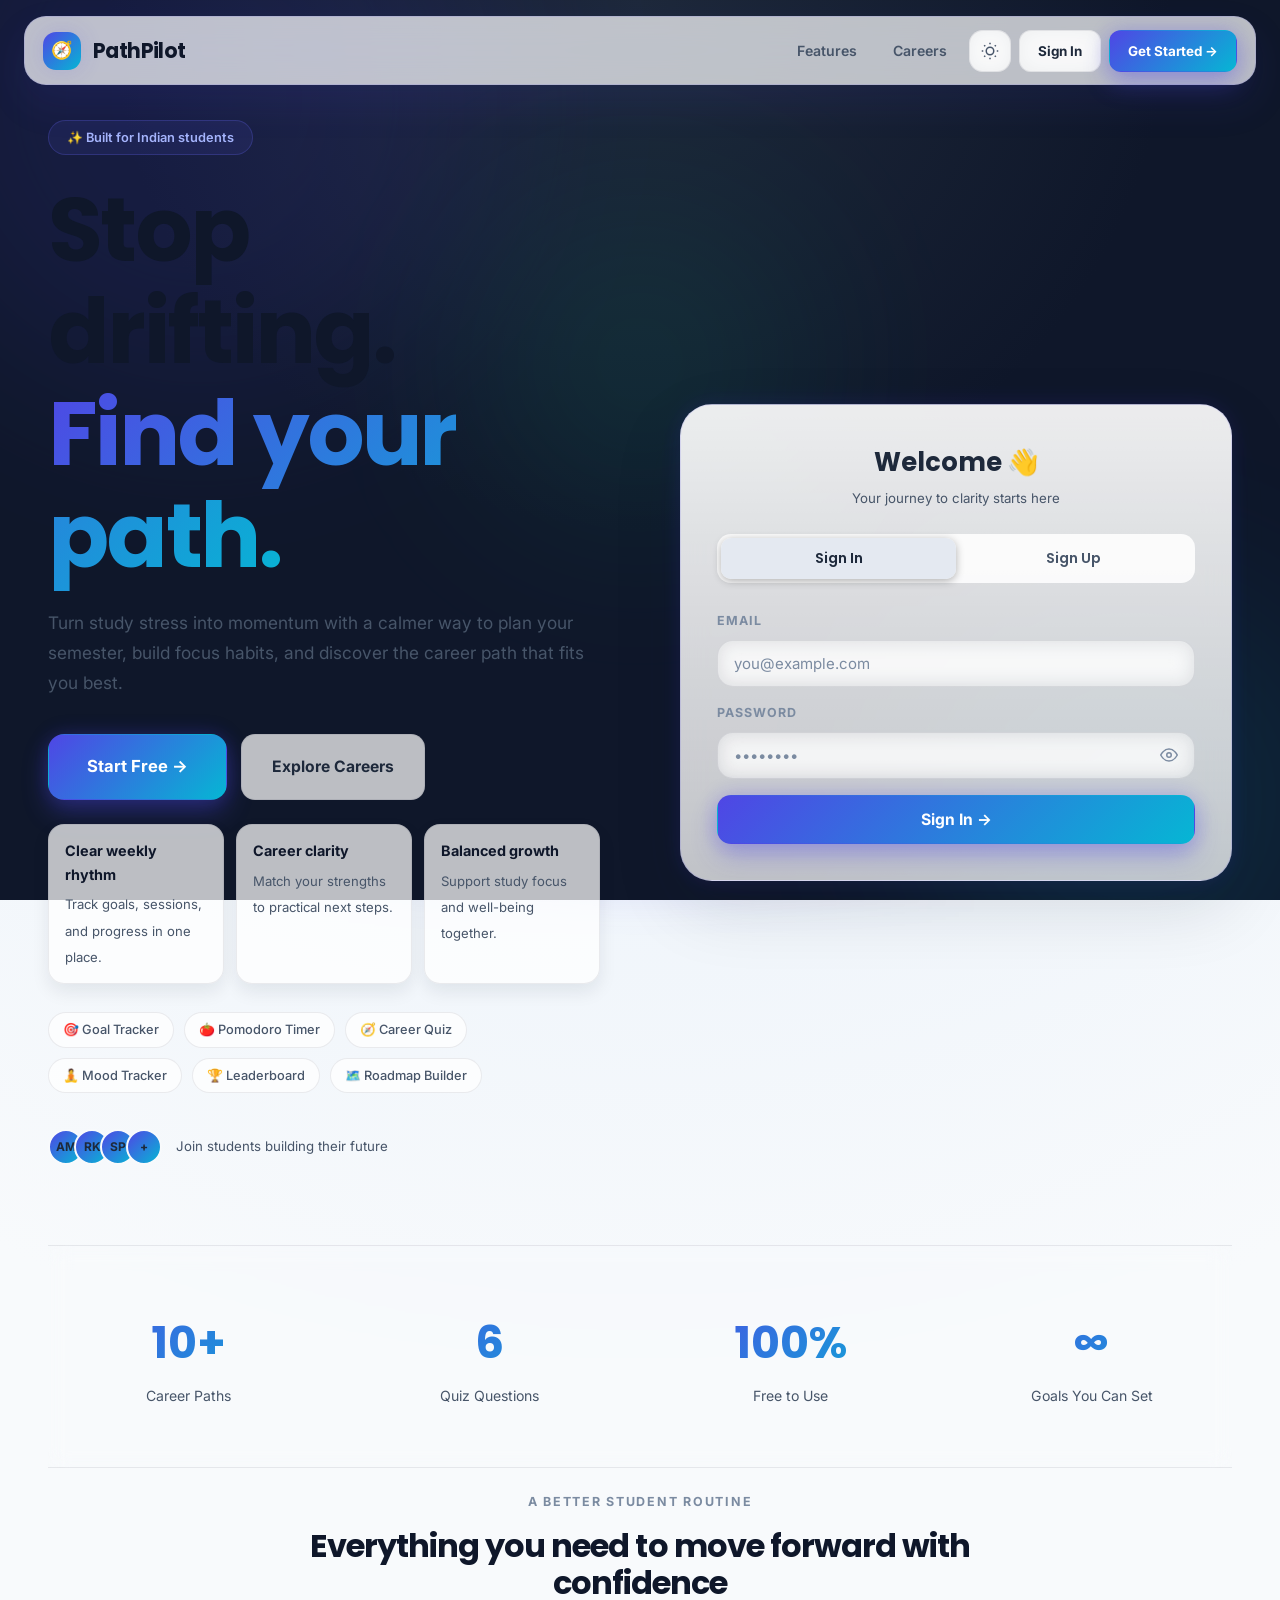
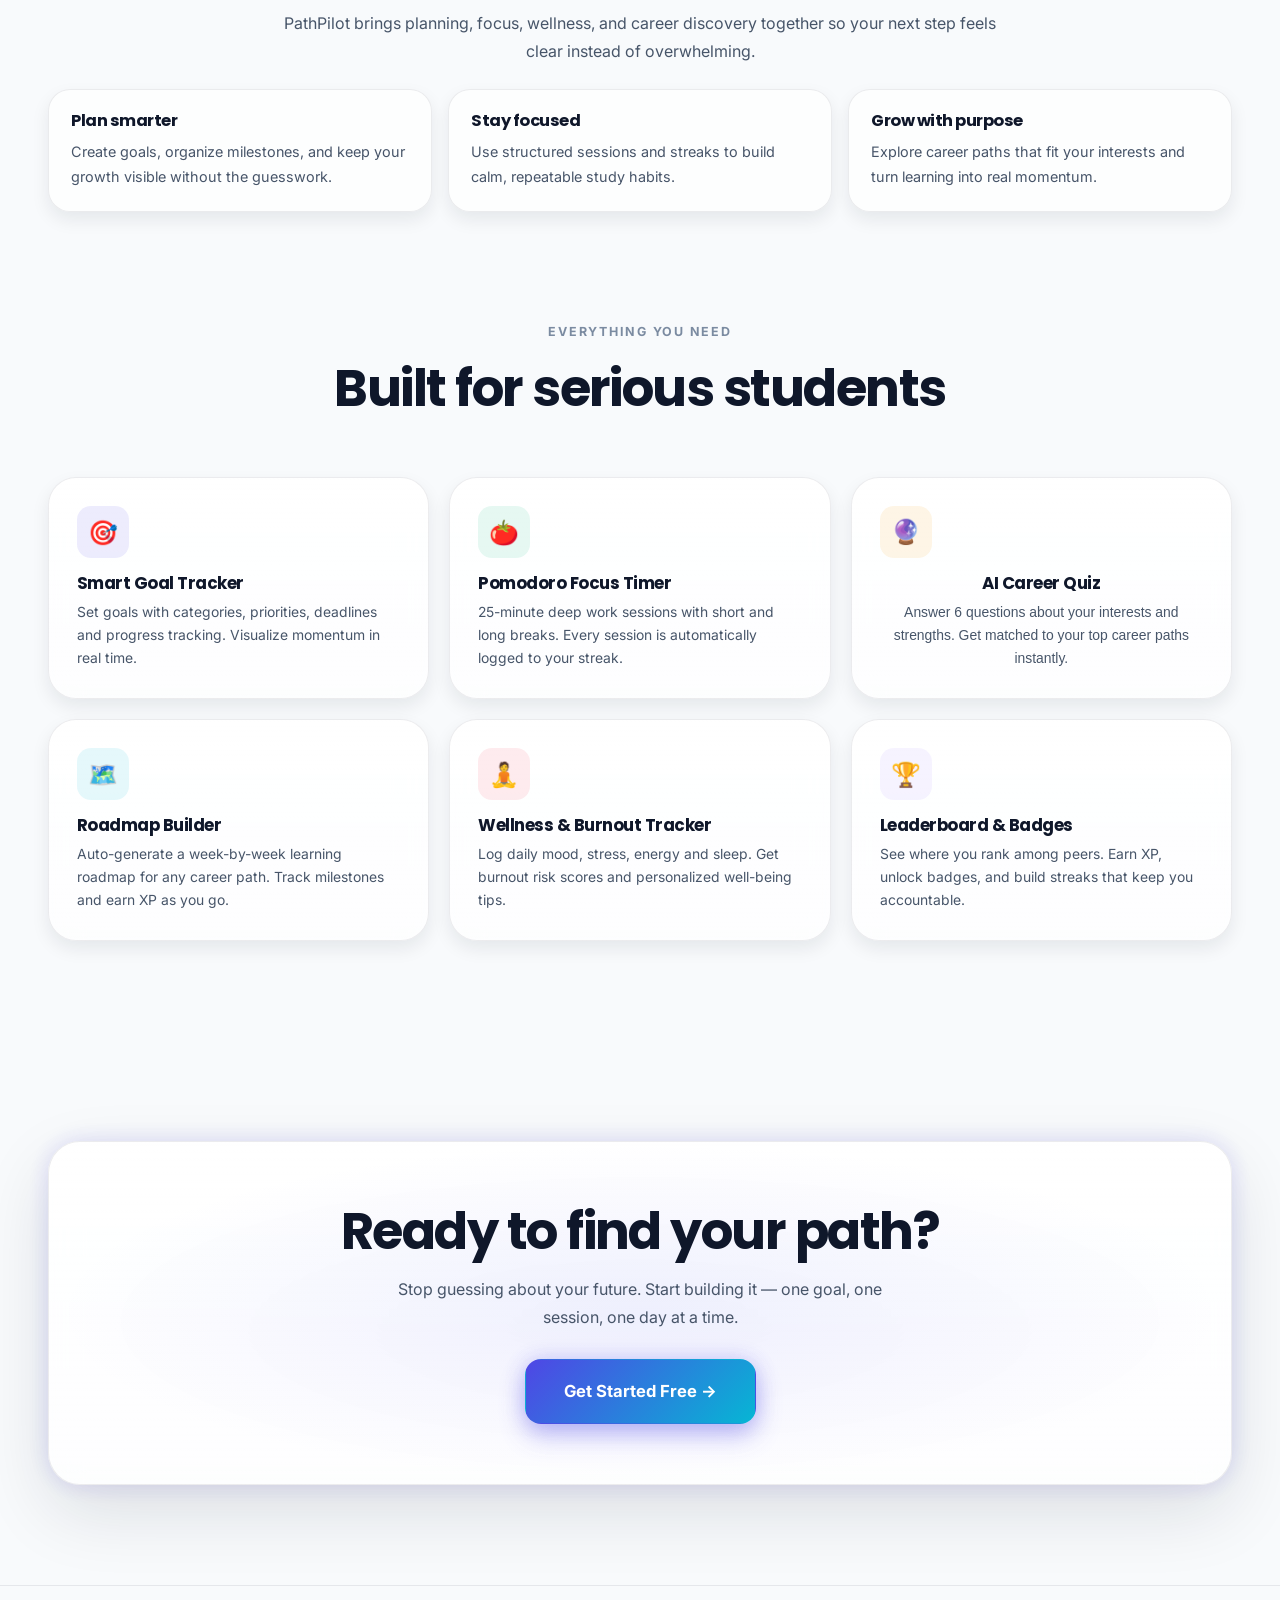
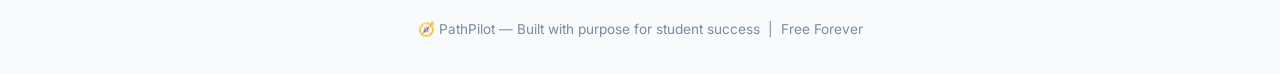
<file: frontend/index.html>
<!DOCTYPE html>
<html lang="en">
<head>
  <meta charset="UTF-8" />
  <meta name="viewport" content="width=device-width, initial-scale=1.0"/>
  <title>PathPilot — Your Smart Companion for Student Life & Career Clarity</title>
  <link rel="stylesheet" href="css/main.css"/>
  <style>
    .landing-bg {
      position: fixed; inset: 0; z-index: 0; pointer-events: none;
      background: var(--bg); overflow: hidden;
    }
    .bg-orb {
      position: absolute; border-radius: 50%;
      filter: blur(100px); opacity: 0.12;
    }
    .orb-1 { width: 600px; height: 600px; background: var(--indigo); top: -200px; left: -100px; animation: orbFloat 12s ease-in-out infinite; }
    .orb-2 { width: 400px; height: 400px; background: var(--cyan); bottom: -100px; right: -50px; animation: orbFloat 15s ease-in-out infinite reverse; }
    .orb-3 { width: 300px; height: 300px; background: var(--emerald); top: 40%; left: 50%; transform: translate(-50%,-50%); animation: orbFloat 10s ease-in-out infinite 3s; }
    @keyframes orbFloat { 0%,100%{transform:translate(0,0)} 50%{transform:translate(30px,-30px)} }

    .landing-wrapper { position: relative; z-index: 1; min-height: 100vh; }

    .hero-section {
      padding: 120px 0 80px;
      display: grid;
      grid-template-columns: 1fr 1fr;
      gap: 80px;
      align-items: center;
    }
    .hero-eyebrow {
      display: inline-flex; align-items: center; gap: 8px;
      background: rgba(99,102,241,0.1); border: 1px solid rgba(99,102,241,0.25);
      border-radius: 999px; padding: 6px 18px;
      font-size: 0.8rem; font-weight: 600; color: #a5b4fc;
      margin-bottom: 24px;
      animation: fadeUp 0.6s var(--ease-out) both;
    }
    .hero-title { margin-bottom: 20px; animation: fadeUp 0.6s var(--ease-out) 0.1s both; }
    .hero-subtitle { font-size: 1.05rem; max-width: 460px; margin-bottom: 36px; animation: fadeUp 0.6s var(--ease-out) 0.2s both; }
    .hero-cta { display: flex; gap: 14px; flex-wrap: wrap; animation: fadeUp 0.6s var(--ease-out) 0.3s both; }
    .feature-pills { display: flex; gap: 10px; flex-wrap: wrap; margin-top: 28px; animation: fadeUp 0.6s var(--ease-out) 0.35s both; }
    .feature-pill {
      display: flex; align-items: center; gap: 6px;
      background: var(--surface); border: 1px solid var(--border);
      border-radius: 999px; padding: 6px 14px;
      font-size: 0.8rem; font-weight: 500; color: var(--text-2);
    }
    .hero-social-proof { margin-top: 36px; display: flex; align-items: center; gap: 14px; animation: fadeUp 0.6s var(--ease-out) 0.4s both; }
    .avatars { display: flex; }
    .avatar-ring {
      width: 36px; height: 36px; border-radius: 50%;
      background: var(--grad-primary); border: 2px solid var(--bg);
      display: flex; align-items: center; justify-content: center;
      font-size: 0.75rem; font-weight: 700; margin-left: -10px;
    }
    .avatar-ring:first-child { margin-left: 0; }

    @keyframes fadeUp {
      from { opacity: 0; transform: translateY(20px); }
      to   { opacity: 1; transform: translateY(0); }
    }

    .auth-card {
      background: var(--surface);
      border: 1px solid var(--border-2);
      border-radius: 28px; padding: 36px;
      box-shadow: 0 30px 80px rgba(0,0,0,0.5), 0 0 60px rgba(99,102,241,0.08);
      animation: fadeUp 0.8s var(--ease-out) 0.2s both;
      position: relative; overflow: hidden;
    }
    .auth-card::before {
      content: ''; position: absolute; top: -1px; left: 20px; right: 20px; height: 1px;
      background: linear-gradient(90deg, transparent, rgba(99,102,241,0.5), transparent);
    }
    .auth-tabs {
      display: flex; background: var(--surface-2);
      border-radius: var(--r-md); padding: 4px; margin-bottom: 28px;
    }
    .tab-btn {
      flex: 1; padding: 10px; border: none; border-radius: var(--r-sm);
      background: transparent; color: var(--text-2);
      font-family: var(--font-display); font-size: 0.88rem; font-weight: 600;
      cursor: pointer; transition: all 0.2s;
    }
    .tab-btn.active { background: var(--surface-3); color: var(--text); box-shadow: 0 2px 8px rgba(0,0,0,0.3); }
    .auth-form { display: flex; flex-direction: column; gap: 16px; }

    .password-toggle {
      position: absolute;
      right: 14px;
      top: 50%;
      transform: translateY(-50%);
      background: none;
      border: none;
      cursor: pointer;
      display: flex;
      align-items: center;
      justify-content: center;
      width: 24px;
      height: 24px;
      color: var(--text-3);
      transition: color 0.2s;
      padding: 0;
    }
    .password-toggle:hover { color: var(--text-2); }
    .password-toggle svg { width: 18px; height: 18px; stroke: currentColor; }

    .features-section { padding: 100px 0; }
    .features-label {
      text-align: center; font-size: 0.78rem; font-weight: 700;
      letter-spacing: 0.14em; text-transform: uppercase;
      color: var(--text-3); margin-bottom: 16px;
    }
    .features-heading { text-align: center; margin-bottom: 60px; }
    .features-grid { display: grid; grid-template-columns: repeat(3, 1fr); gap: 20px; }
    .feature-card {
      background: var(--surface); border: 1px solid var(--border);
      border-radius: var(--r-xl); padding: 28px;
      transition: all 0.3s var(--ease-out); position: relative; overflow: hidden;
    }
    .feature-card:hover { border-color: rgba(99,102,241,0.3); transform: translateY(-5px); box-shadow: 0 20px 50px rgba(0,0,0,0.4); }
    .feature-card[role="button"] { cursor: pointer; }
    .feature-card::before { content: ''; position: absolute; top: 0; left: 0; right: 0; height: 3px; opacity: 0; transition: opacity 0.3s; }
    .feature-card:hover::before { opacity: 1; }
    .fc-1::before { background: var(--grad-primary); }
    .fc-2::before { background: var(--grad-emerald); }
    .fc-3::before { background: var(--grad-warm); }
    .fc-4::before { background: linear-gradient(135deg,#22d3ee,#6366f1); }
    .fc-5::before { background: linear-gradient(135deg,#f43f5e,#f59e0b); }
    .fc-6::before { background: linear-gradient(135deg,#10b981,#22d3ee); }
    .feature-icon { width: 52px; height: 52px; border-radius: var(--r-md); display: flex; align-items: center; justify-content: center; font-size: 1.5rem; margin-bottom: 16px; }
    .fi-1 { background: var(--indigo-soft); }
    .fi-2 { background: var(--emerald-soft); }
    .fi-3 { background: var(--amber-soft); }
    .fi-4 { background: var(--cyan-soft); }
    .fi-5 { background: var(--rose-soft); }
    .fi-6 { background: rgba(167,139,250,0.1); }
    .feature-card h4 { margin-bottom: 8px; }
    .feature-card p  { font-size: 0.87rem; line-height: 1.65; }

    .hero-highlights {
      display: grid;
      grid-template-columns: repeat(3, minmax(0, 1fr));
      gap: 12px;
      margin-top: 24px;
      animation: fadeUp 0.7s var(--ease-out) 0.4s both;
    }
    .hero-highlight {
      padding: 14px 16px;
      border-radius: 16px;
      border: 1px solid var(--border);
      background: var(--surface);
      box-shadow: var(--shadow-sm);
    }
    .hero-highlight strong {
      display: block;
      color: var(--text-1);
      font-size: 0.9rem;
      margin-bottom: 4px;
    }
    .hero-highlight span {
      color: var(--text-2);
      font-size: 0.82rem;
      line-height: 1.5;
    }

    .content-showcase {
      padding: 24px 0 10px;
    }
    .section-intro {
      text-align: center;
      max-width: 740px;
      margin: 0 auto 24px;
    }
    .section-intro h3 {
      margin-bottom: 8px;
      font-size: clamp(1.4rem, 2.6vw, 2rem);
    }
    .showcase-grid {
      display: grid;
      grid-template-columns: repeat(3, minmax(0, 1fr));
      gap: 16px;
    }
    .showcase-card {
      background: var(--surface);
      border: 1px solid var(--border);
      border-radius: 22px;
      padding: 22px;
      box-shadow: var(--shadow-sm);
    }
    .showcase-card h4 {
      margin-bottom: 8px;
      font-size: 1.02rem;
    }
    .showcase-card p {
      font-size: 0.9rem;
    }

    .stats-strip { padding: 60px 0; border-top: 1px solid var(--border); border-bottom: 1px solid var(--border); }
    .stats-strip-grid { display: grid; grid-template-columns: repeat(4, 1fr); text-align: center; gap: 20px; }
    .strip-stat-num { font-family: var(--font-display); font-size: 2.8rem; font-weight: 700; background: var(--grad-primary); -webkit-background-clip: text; -webkit-text-fill-color: transparent; background-clip: text; }
    .strip-stat-label { font-size: 0.88rem; color: var(--text-2); margin-top: 4px; }

    .cta-banner {
      margin: 100px 0; background: var(--surface); border: 1px solid var(--border);
      border-radius: var(--r-xl); padding: 60px; text-align: center;
      position: relative; overflow: hidden;
    }
    .cta-banner::before { content: ''; position: absolute; inset: 0; background: radial-gradient(ellipse at center, rgba(99,102,241,0.1) 0%, transparent 70%); }
    .cta-banner > * { position: relative; }
    .cta-banner h2 { margin-bottom: 14px; }
    .cta-banner p  { margin-bottom: 28px; max-width: 500px; margin-left: auto; margin-right: auto; }

    .footer { border-top: 1px solid var(--border); padding: 32px 0; text-align: center; }
    .footer p { font-size: 0.85rem; color: var(--text-3); }

    @media (max-width: 960px) {
      .hero-section { grid-template-columns: 1fr; padding: 100px 0 60px; gap: 40px; }
      .features-grid { grid-template-columns: 1fr; }
      .stats-strip-grid { grid-template-columns: repeat(2,1fr); }
      .hero-highlights, .showcase-grid { grid-template-columns: 1fr; }
    }
  </style>
  <style>
    .landing-bg {
      background:
        radial-gradient(circle at top, #1e293b 0%, #0f172a 48%),
        linear-gradient(180deg, #111827 0%, #0f172a 100%);
    }

    .hero-title {
      font-size: clamp(3rem, 7vw, 5.8rem);
    }

    .hero-subtitle {
      font-size: 1.08rem;
      max-width: 540px;
    }

    .feature-pill,
    .auth-card,
    .feature-card,
    .cta-banner {
      backdrop-filter: blur(16px);
    }

    .auth-card,
    .cta-banner {
      background: var(--grad-surface);
      border-radius: 32px;
      box-shadow: var(--shadow-lg), var(--glow-indigo);
    }

    .feature-card {
      background: var(--grad-surface);
      box-shadow: var(--shadow-sm);
    }

    .feature-card:hover {
      box-shadow: var(--shadow-lg), var(--glow-indigo);
      transform: translateY(-8px);
    }

    .stats-strip {
      border-top: 1px solid var(--border);
      border-bottom: 1px solid var(--border);
      background: rgba(255, 255, 255, 0.03);
      backdrop-filter: blur(10px);
    }
  </style>
</head>
<body>
  <div class="landing-bg">
    <div class="bg-orb orb-1"></div>
    <div class="bg-orb orb-2"></div>
    <div class="bg-orb orb-3"></div>
  </div>

  <div class="landing-wrapper">
    <nav class="navbar">
      <div class="nav-brand">
        <div class="nav-brand-icon">🧭</div>
        PathPilot
      </div>
      <div class="nav-links">
        <a href="#features" class="nav-link hide-mobile">Features</a>
        <a href="career.html" class="nav-link hide-mobile">Careers</a>
        <button type="button" class="theme-toggle nav-link" id="theme-toggle" aria-label="Switch to light mode">
          <svg viewBox="0 0 24 24" fill="none" stroke="currentColor" stroke-width="2"><path d="M21 12.79A9 9 0 1 1 11.21 3 7 7 0 0 0 21 12.79z"></path></svg>
        </button>
        <a href="#auth" class="btn btn-ghost btn-sm">Sign In</a>
        <a href="#auth" class="btn btn-primary btn-sm">Get Started →</a>
      </div>
    </nav>

    <div class="container">
      <section class="hero-section">
        <div>
          <div class="hero-eyebrow">✨ Built for Indian students</div>
          <h1 class="hero-title">
            Stop drifting.<br/>
            <span class="grad-text">Find your path.</span>
          </h1>
          <p class="hero-subtitle">
            Turn study stress into momentum with a calmer way to plan your semester, build focus habits, and discover the career path that fits you best.
          </p>
          <div class="hero-cta">
            <a href="#auth" class="btn btn-primary btn-xl">Start Free →</a>
            <a href="career.html" class="btn btn-ghost btn-lg">Explore Careers</a>
          </div>
          <div class="hero-highlights">
            <div class="hero-highlight">
              <strong>Clear weekly rhythm</strong>
              <span>Track goals, sessions, and progress in one place.</span>
            </div>
            <div class="hero-highlight">
              <strong>Career clarity</strong>
              <span>Match your strengths to practical next steps.</span>
            </div>
            <div class="hero-highlight">
              <strong>Balanced growth</strong>
              <span>Support study focus and well-being together.</span>
            </div>
          </div>
          <div class="feature-pills">
            <div class="feature-pill">🎯 Goal Tracker</div>
            <div class="feature-pill">🍅 Pomodoro Timer</div>
            <div class="feature-pill">🧭 Career Quiz</div>
            <div class="feature-pill">🧘 Mood Tracker</div>
            <div class="feature-pill">🏆 Leaderboard</div>
            <div class="feature-pill">🗺️ Roadmap Builder</div>
          </div>
          <div class="hero-social-proof">
            <div class="avatars">
              <div class="avatar-ring">AM</div>
              <div class="avatar-ring">RK</div>
              <div class="avatar-ring">SP</div>
              <div class="avatar-ring">+</div>
            </div>
            <p class="text-small" style="color:var(--text-2)">Join students building their future</p>
          </div>
        </div>

        <div id="auth">
          <div class="auth-card">
            <div style="text-align:center;margin-bottom:24px">
              <div style="font-family:var(--font-display);font-size:1.6rem;font-weight:700;margin-bottom:4px">Welcome 👋</div>
              <p class="text-small text-muted">Your journey to clarity starts here</p>
            </div>
            <div class="auth-tabs">
              <button class="tab-btn active" data-tab="login">Sign In</button>
              <button class="tab-btn" data-tab="register">Sign Up</button>
            </div>
            <form id="login-form" class="auth-form">
              <div class="form-group">
                <label for="l-email" class="form-label">Email</label>
                <input id="l-email" type="email" class="form-input" placeholder="you@example.com" required/>
              </div>
              <div class="form-group">
                <label for="l-pw" class="form-label">Password</label>
                <div style="position: relative;">
                  <input id="l-pw" type="password" class="form-input" placeholder="••••••••" required/>
                  <button type="button" class="password-toggle" data-target="l-pw" aria-label="Toggle password visibility">
                    <svg class="eye-icon" viewBox="0 0 24 24" fill="none" stroke="currentColor" stroke-width="2"><path d="M1 12s4-8 11-8 11 8 11 8-4 8-11 8-11-8-11-8z"></path><circle cx="12" cy="12" r="3"></circle></svg>
                    <svg class="eye-off-icon" style="display:none" viewBox="0 0 24 24" fill="none" stroke="currentColor" stroke-width="2"><path d="M17.94 17.94A10.07 10.07 0 0 1 12 20c-7 0-11-8-11-8a18.45 18.45 0 0 1 5.06-5.94M9.9 4.24A9.12 9.12 0 0 1 12 4c7 0 11 8 11 8a18.5 18.5 0 0 1-2.16 3.19m-6.72-1.07a3 3 0 1 1-4.24-4.24"></path><line x1="1" y1="1" x2="23" y2="23"></line></svg>
                  </button>
                </div>
              </div>
              <button type="submit" class="btn btn-primary btn-lg w-full">Sign In →</button>
            </form>
            <form id="register-form" class="auth-form" style="display:none">
              <div class="form-group">
                <label for="r-name" class="form-label">Full Name</label>
                <input id="r-name" type="text" class="form-input" placeholder="Your full name" required/>
              </div>
              <div class="form-group">
                <label for="r-email" class="form-label">Email</label>
                <input id="r-email" type="email" class="form-input" placeholder="you@example.com" required/>
              </div>
              <div class="form-group">
                <label for="r-pw" class="form-label">Password</label>
                <div style="position: relative;">
                  <input id="r-pw" type="password" class="form-input" placeholder="At least 6 characters" required/>
                  <button type="button" class="password-toggle" data-target="r-pw" aria-label="Toggle password visibility">
                    <svg class="eye-icon" viewBox="0 0 24 24" fill="none" stroke="currentColor" stroke-width="2"><path d="M1 12s4-8 11-8 11 8 11 8-4 8-11 8-11-8-11-8z"></path><circle cx="12" cy="12" r="3"></circle></svg>
                    <svg class="eye-off-icon" style="display:none" viewBox="0 0 24 24" fill="none" stroke="currentColor" stroke-width="2"><path d="M17.94 17.94A10.07 10.07 0 0 1 12 20c-7 0-11-8-11-8a18.45 18.45 0 0 1 5.06-5.94M9.9 4.24A9.12 9.12 0 0 1 12 4c7 0 11 8 11 8a18.5 18.5 0 0 1-2.16 3.19m-6.72-1.07a3 3 0 1 1-4.24-4.24"></path><line x1="1" y1="1" x2="23" y2="23"></line></svg>
                  </button>
                </div>
              </div>
              <button type="submit" class="btn btn-primary btn-lg w-full">Create Account 🚀</button>
              <p class="text-small text-muted text-center" style="margin-top:4px">Free forever. No credit card needed.</p>
            </form>
          </div>
        </div>
      </section>

      <div class="stats-strip">
        <div class="stats-strip-grid">
          <div><div class="strip-stat-num">10+</div><div class="strip-stat-label">Career Paths</div></div>
          <div><div class="strip-stat-num">6</div><div class="strip-stat-label">Quiz Questions</div></div>
          <div><div class="strip-stat-num">100%</div><div class="strip-stat-label">Free to Use</div></div>
          <div><div class="strip-stat-num">∞</div><div class="strip-stat-label">Goals You Can Set</div></div>
        </div>
      </div>

      <section class="content-showcase" aria-label="Why PathPilot stands out">
        <div class="section-intro">
          <div class="features-label">A better student routine</div>
          <h3>Everything you need to move forward with confidence</h3>
          <p>PathPilot brings planning, focus, wellness, and career discovery together so your next step feels clear instead of overwhelming.</p>
        </div>
        <div class="showcase-grid">
          <article class="showcase-card">
            <h4>Plan smarter</h4>
            <p>Create goals, organize milestones, and keep your growth visible without the guesswork.</p>
          </article>
          <article class="showcase-card">
            <h4>Stay focused</h4>
            <p>Use structured sessions and streaks to build calm, repeatable study habits.</p>
          </article>
          <article class="showcase-card">
            <h4>Grow with purpose</h4>
            <p>Explore career paths that fit your interests and turn learning into real momentum.</p>
          </article>
        </div>
      </section>

      <section class="features-section" id="features">
        <div class="features-label">Everything You Need</div>
        <h2 class="features-heading">Built for serious students</h2>
        <div class="features-grid">
          <div class="feature-card fc-1">
            <div class="feature-icon fi-1">🎯</div>
            <h4>Smart Goal Tracker</h4>
            <p>Set goals with categories, priorities, deadlines and progress tracking. Visualize momentum in real time.</p>
          </div>
          <div class="feature-card fc-2">
            <div class="feature-icon fi-2">🍅</div>
            <h4>Pomodoro Focus Timer</h4>
            <p>25-minute deep work sessions with short and long breaks. Every session is automatically logged to your streak.</p>
          </div>
          <button class="feature-card fc-3" onclick="handleQuizClick()" aria-label="Take AI Career Quiz">
            <div class="feature-icon fi-3">🔮</div>
            <h4>AI Career Quiz</h4>
            <p>Answer 6 questions about your interests and strengths. Get matched to your top career paths instantly.</p>
          </button>
          <div class="feature-card fc-4">
            <div class="feature-icon fi-4">🗺️</div>
            <h4>Roadmap Builder</h4>
            <p>Auto-generate a week-by-week learning roadmap for any career path. Track milestones and earn XP as you go.</p>
          </div>
          <div class="feature-card fc-5">
            <div class="feature-icon fi-5">🧘</div>
            <h4>Wellness & Burnout Tracker</h4>
            <p>Log daily mood, stress, energy and sleep. Get burnout risk scores and personalized well-being tips.</p>
          </div>
          <div class="feature-card fc-6">
            <div class="feature-icon fi-6">🏆</div>
            <h4>Leaderboard & Badges</h4>
            <p>See where you rank among peers. Earn XP, unlock badges, and build streaks that keep you accountable.</p>
          </div>
        </div>
      </section>

      <div class="cta-banner">
        <h2>Ready to find your path?</h2>
        <p>Stop guessing about your future. Start building it — one goal, one session, one day at a time.</p>
        <a href="#auth" class="btn btn-primary btn-xl">Get Started Free →</a>
      </div>
    </div>

    <footer class="footer">
      <p>🧭 PathPilot — Built with purpose for student success &nbsp;|&nbsp; Free Forever</p>
    </footer>
  </div>

  <div class="toast-container"></div>
  <script src="js/theme.js"></script>
  <script src="js/api.js"></script>
  <script src="js/utils.js"></script>
  <script src="js/auth.js"></script>
  <script>
    function handleQuizClick() {
      if (Auth.isLoggedIn()) {
        window.location.href = "career.html";
      } else {
        showToast("Sign in to take the career quiz", "warning");
        document.getElementById("auth").scrollIntoView({ behavior: "smooth" });
      }
    }
    
    // Password toggle functionality
    document.addEventListener("DOMContentLoaded", () => {
      const passwordToggles = document.querySelectorAll(".password-toggle");
      passwordToggles.forEach(toggle => {
        toggle.addEventListener("click", (e) => {
          e.preventDefault();
          const targetId = toggle.dataset.target;
          const input = document.getElementById(targetId);
          const eyeIcon = toggle.querySelector(".eye-icon");
          const eyeOffIcon = toggle.querySelector(".eye-off-icon");
          
          if (input.type === "password") {
            input.type = "text";
            eyeIcon.style.display = "none";
            eyeOffIcon.style.display = "block";
          } else {
            input.type = "password";
            eyeIcon.style.display = "block";
            eyeOffIcon.style.display = "none";
          }
        });
      });

      const quizCard = document.querySelector(".feature-card.fc-3[onclick*='handleQuizClick']");
      if (quizCard) {
        quizCard.setAttribute("tabindex", "0");
        quizCard.addEventListener("keypress", (e) => {
          if (e.key === "Enter" || e.key === " ") {
            e.preventDefault();
            handleQuizClick();
          }
        });
      }
    });
  </script>
</body>
</html>
</file>
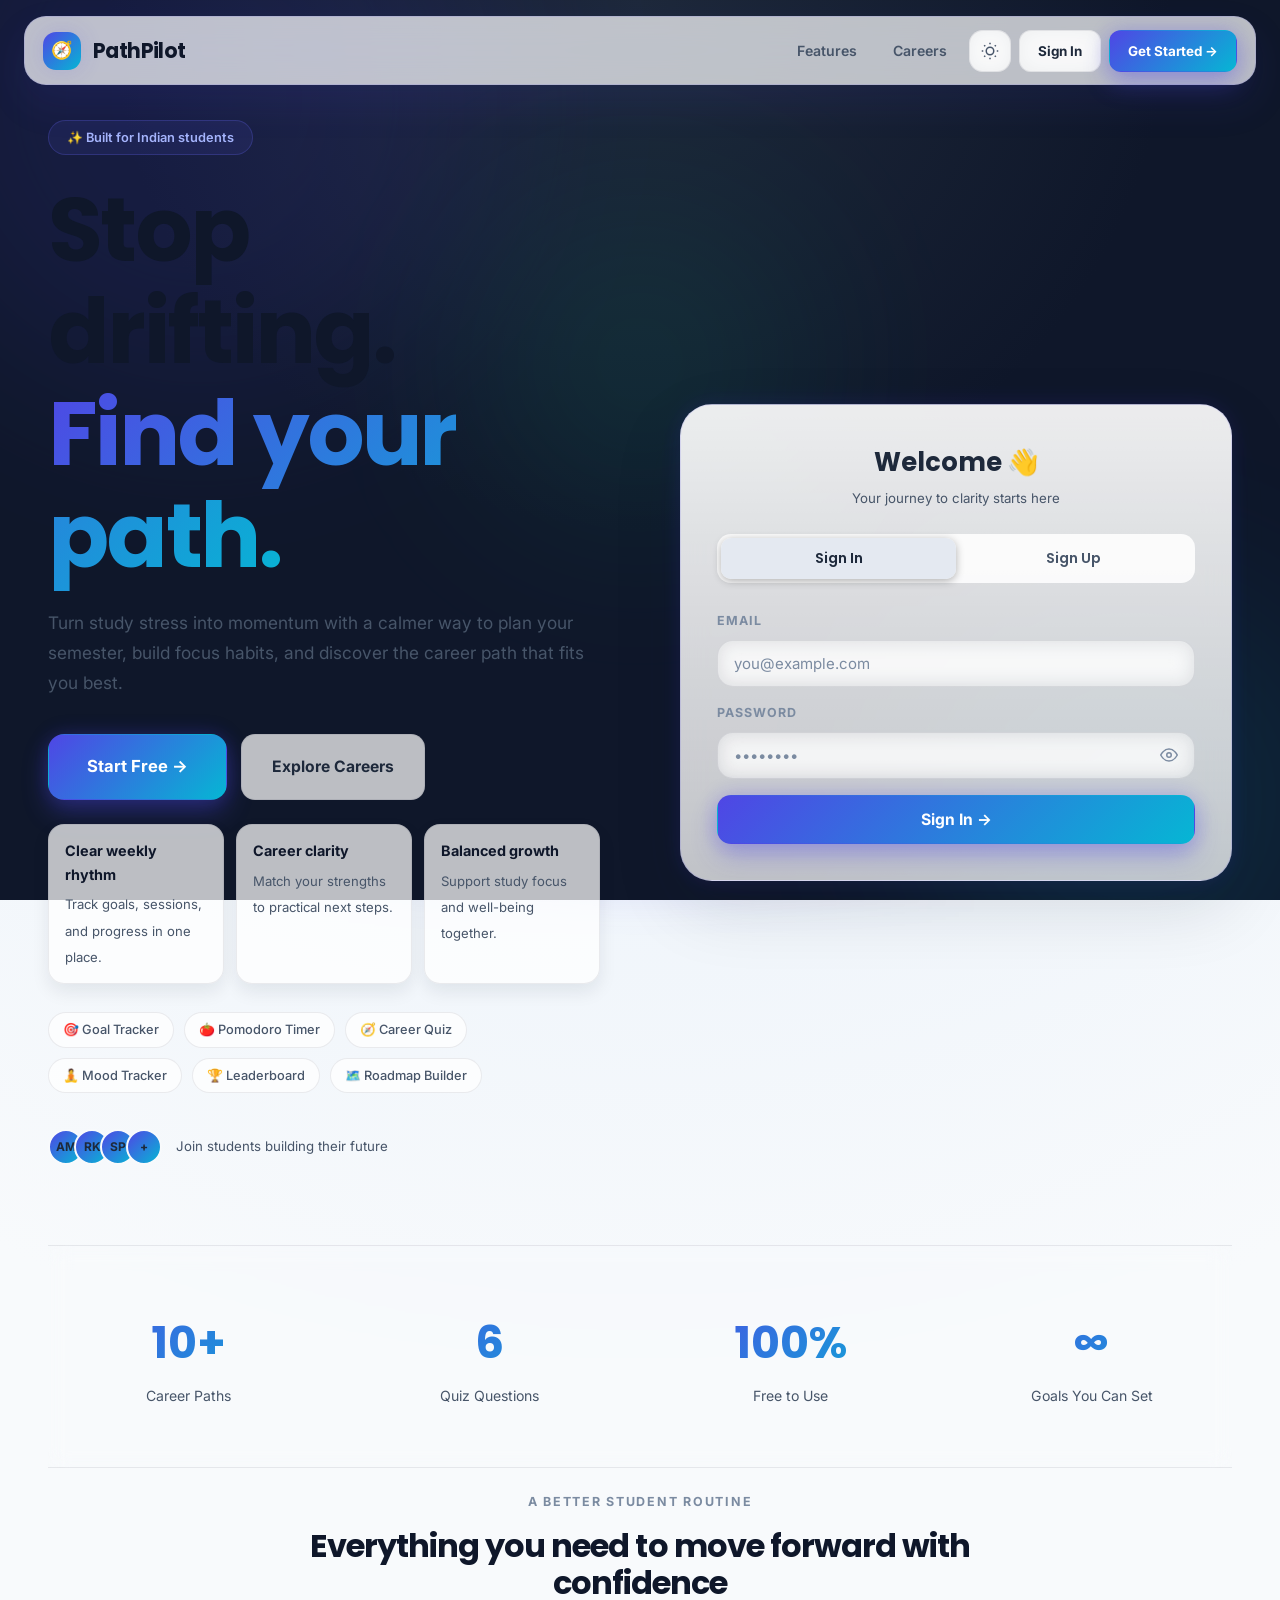
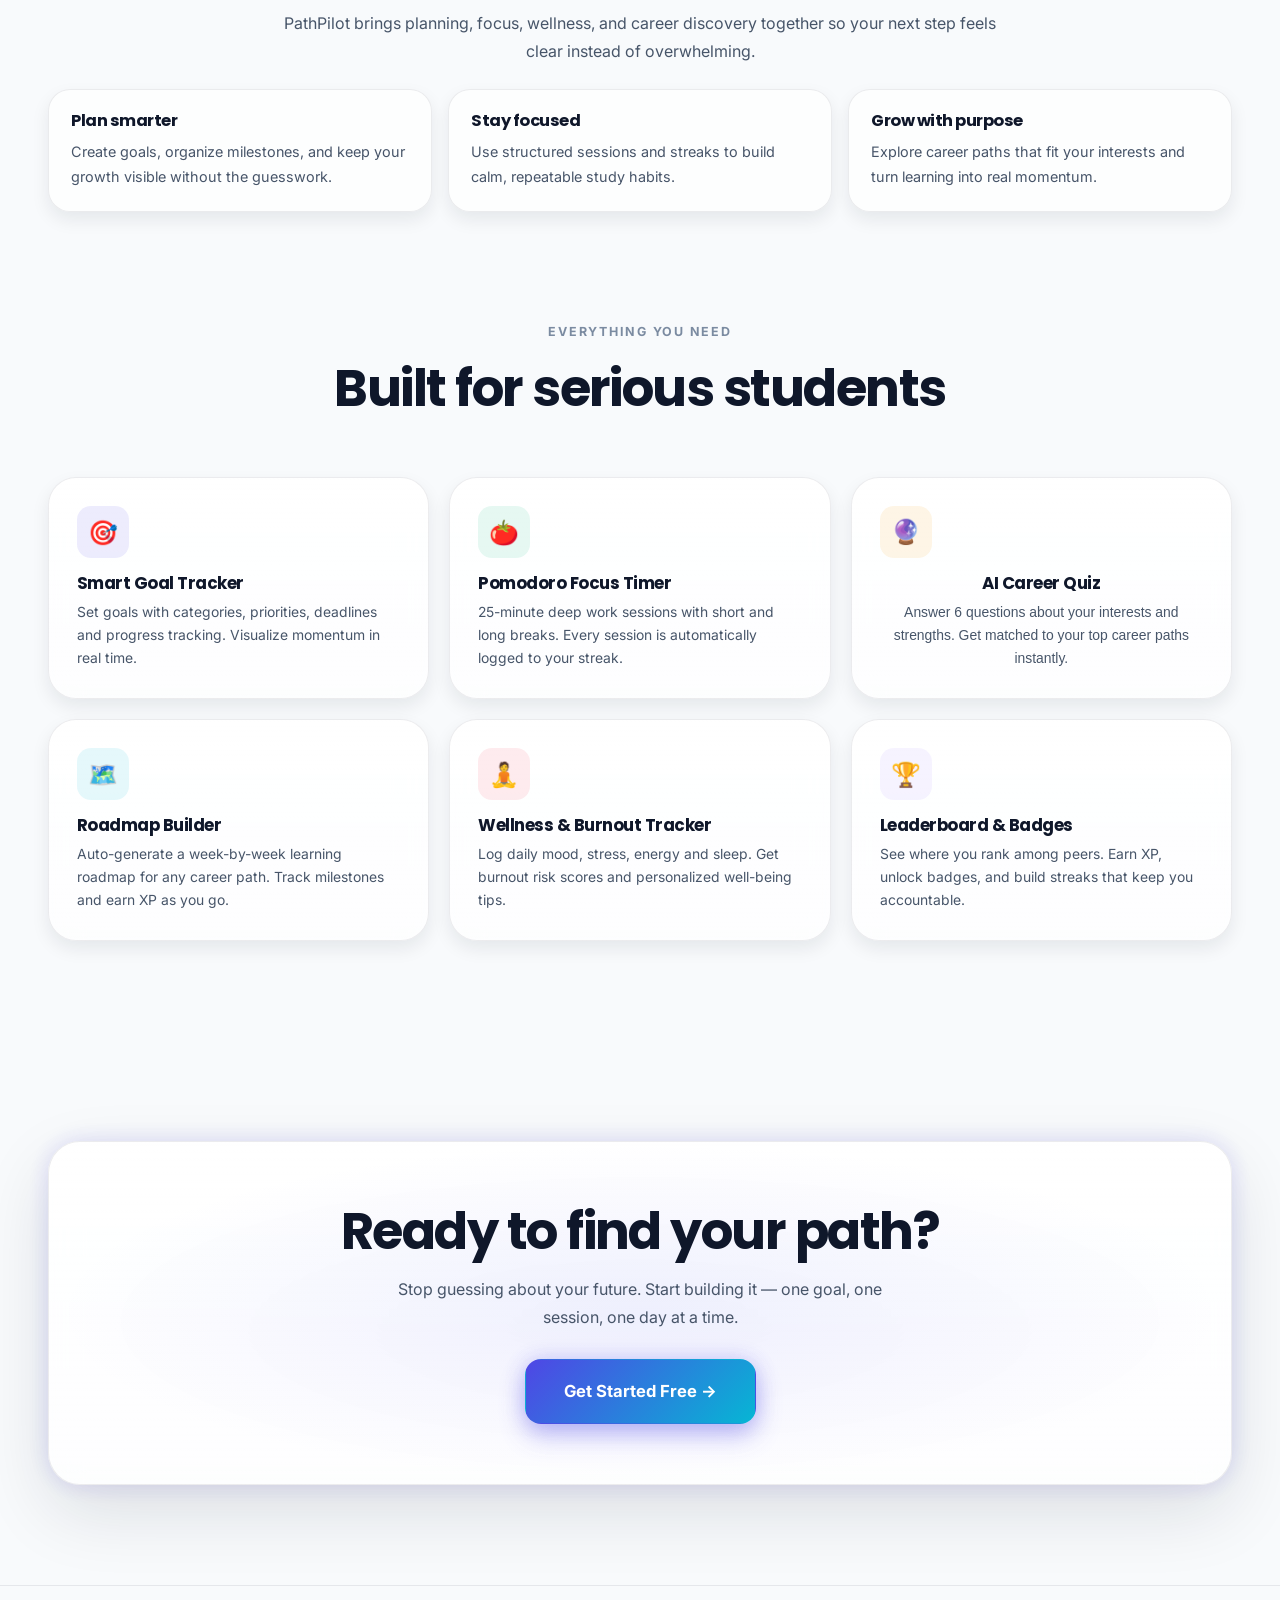
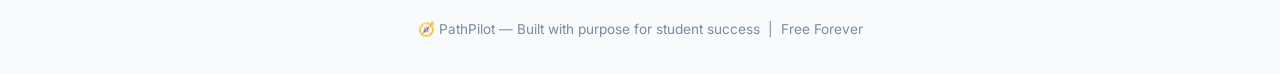
<file: frontend/ai.html>
<!DOCTYPE html>
<html lang="en">
<head>
  <meta charset="UTF-8"/>
  <meta name="viewport" content="width=device-width, initial-scale=1.0"/>
  <title>AI Assistant — PathPilot</title>
  <link rel="stylesheet" href="css/main.css"/>
  <style>
    .ai-hero {
      background: linear-gradient(135deg, rgba(99,102,241,0.1) 0%, rgba(34,211,238,0.06) 100%);
      border: 1px solid rgba(99,102,241,0.2);
      border-radius: var(--r-xl);
      padding: 48px 32px;
      text-align: center;
      margin-bottom: 32px;
      position: relative;
      overflow: hidden;
    }
    .ai-hero::before {
      content: '';
      position: absolute;
      inset: 0;
      background: radial-gradient(ellipse at center, rgba(99,102,241,0.08) 0%, transparent 70%);
    }
    .ai-hero > * { position: relative; }
    .ai-logo { font-size: 3.5rem; margin-bottom: 16px; display: inline-block; animation: float 3s ease-in-out infinite; }
    @keyframes float { 0%, 100% { transform: translateY(0); } 50% { transform: translateY(-10px); } }
    .ai-hero h1 { font-size: 2rem; font-weight: 700; margin-bottom: 8px; }
    .ai-hero p { font-size: 1rem; color: var(--text-2); max-width: 600px; margin: 0 auto; }

    .ai-layout { display: grid; grid-template-columns: 1fr 1fr; gap: 24px; }
    
    .ai-card {
      background: var(--surface);
      border: 1px solid var(--border);
      border-radius: var(--r-xl);
      padding: 28px;
      display: flex;
      flex-direction: column;
      gap: 16px;
    }
    .ai-card-header { display: flex; align-items: center; gap: 12px; margin-bottom: 12px; }
    .ai-card-icon { font-size: 2rem; } 
    .ai-card-title { font-size: 1.3rem; font-weight: 700; }
    .ai-card-desc { font-size: 0.85rem; color: var(--text-2); }

    .chat-box {
      background: var(--surface-2);
      border-radius: var(--r-lg);
      padding: 16px;
      min-height: 300px;
      max-height: 400px;
      overflow-y: auto;
      display: flex;
      flex-direction: column;
      gap: 12px;
      margin-bottom: 16px;
    }
    .chat-message {
      padding: 12px 16px;
      border-radius: 12px;
      max-width: 90%;
      line-height: 1.6;
      font-size: 0.95rem;
      word-wrap: break-word;
    }
    .chat-message.user { 
      background: var(--indigo);
      color: #fff;
      align-self: flex-end;
      margin-left: auto;
    }
    .chat-message.bot { 
      background: var(--surface-3);
      color: var(--text-1);
      align-self: flex-start;
    }
    .chat-thinking { color: var(--text-2); font-style: italic; }

    .quick-prompts {
      display: flex;
      flex-direction: column;
      gap: 8px;
    }
    .quick-btn {
      padding: 10px 14px;
      border-radius: var(--r-md);
      border: 1px solid var(--border);
      background: transparent;
      color: var(--text-2);
      font-size: 0.85rem;
      cursor: pointer;
      transition: all 0.2s;
      text-align: left;
    }
    .quick-btn:hover { background: var(--surface-2); border-color: var(--indigo); color: var(--indigo); }

    .input-group {
      display: flex;
      gap: 8px;
      margin-bottom: 12px;
    }
    .input-group input { flex: 1; }

    .resume-form { display: flex; flex-direction: column; gap: 12px; }
    .resume-form input, .resume-form textarea { 
      padding: 12px;
      border: 1px solid var(--border);
      border-radius: var(--r-md);
      background: var(--surface-2);
      color: var(--text-1);
      font-family: var(--font-body);
      font-size: 0.9rem;
    }
    .resume-form input:focus, .resume-form textarea:focus {
      outline: none;
      border-color: var(--indigo);
      box-shadow: 0 0 0 2px rgba(99,102,241,0.1);
    }

    .resume-output {
      margin-top: 20px;
    }
    .resume-card {
      background: #ffffff;
      border-radius: 24px;
      overflow: hidden;
      border: 1px solid #e5e7eb;
      box-shadow: 0 24px 60px rgba(15, 23, 42, 0.08);
      max-width: 900px;
      margin: 0 auto;
    }
    .resume-card .resume-header {
      padding: 32px 34px 16px;
      background: #ffffff;
    }
    .resume-name {
      margin: 0;
      font-size: 2.4rem;
      letter-spacing: -0.04em;
      color: #111827;
    }
    .resume-title {
      margin: 10px 0 0;
      font-size: 1rem;
      color: #4b5563;
      font-weight: 600;
    }
    .resume-contact-row {
      display: grid;
      grid-template-columns: repeat(auto-fit, minmax(200px, 1fr));
      gap: 12px 24px;
      margin-top: 24px;
      color: #6b7280;
      font-size: 0.95rem;
      border-top: 1px solid #e5e7eb;
      padding-top: 18px;
    }
    .resume-contact-row div {
      display: flex;
      align-items: center;
      gap: 10px;
    }
    .resume-body {
      padding: 28px 34px 32px;
    }
    .resume-section {
      margin-bottom: 30px;
    }
    .resume-section-title {
      font-size: 0.82rem;
      text-transform: uppercase;
      letter-spacing: 0.18em;
      color: #111827;
      margin-bottom: 18px;
      font-weight: 700;
    }
    .resume-text {
      color: #374151;
      line-height: 1.75;
      font-size: 0.95rem;
    }
    .resume-entry {
      margin-bottom: 18px;
    }
    .resume-entry-title {
      font-size: 1rem;
      color: #111827;
      font-weight: 700;
      margin-bottom: 4px;
    }
    .resume-entry-meta {
      display: flex;
      flex-wrap: wrap;
      gap: 12px;
      color: #6b7280;
      font-size: 0.92rem;
      margin-bottom: 8px;
    }
    .resume-entry-meta span {
      display: inline-flex;
      align-items: center;
      gap: 6px;
    }
    .resume-list {
      list-style: none;
      margin: 0;
      padding: 0;
    }
    .resume-list li {
      display: flex;
      gap: 12px;
      margin-bottom: 10px;
      color: #374151;
      line-height: 1.7;
      font-size: 0.95rem;
    }
    .resume-list li::before {
      content: '•';
      color: #111827;
      font-size: 1rem;
      line-height: 1em;
      margin-top: 4px;
    }
    .resume-skills {
      display: flex;
      flex-wrap: wrap;
      gap: 10px;
      margin-top: 10px;
    }
    .resume-skill-pill {
      background: #f3f4f6;
      color: #111827;
      padding: 8px 12px;
      border-radius: 9999px;
      border: 1px solid #e5e7eb;
      font-size: 0.88rem;
    }
    .resume-horizontal-rule {
      border: none;
      border-top: 1px solid #e5e7eb;
      margin: 0;
    }
    @media (max-width: 768px) {
      .resume-card {
        border-radius: 18px;
      }
      .resume-header {
        padding: 24px 22px 14px;
      }
      .resume-body {
        padding: 22px;
      }
    }

    .resume-output-shell {
      display: flex;
      flex-direction: column;
      gap: 18px;
    }
    .resume-output-toolbar {
      display: flex;
      align-items: center;
      justify-content: space-between;
      gap: 12px;
      flex-wrap: wrap;
      color: var(--text-1);
      font-weight: 600;
    }
    .resume-output-actions {
      display: flex;
      gap: 10px;
      flex-wrap: wrap;
    }
    .resume-template {
      padding: 18px;
      border-radius: 22px;
      background: linear-gradient(180deg, #eef1f6 0%, #e6ebf2 100%);
      box-shadow: inset 0 1px 0 rgba(255, 255, 255, 0.7);
    }
    .resume-template-page {
      background: #ffffff;
      max-width: 860px;
      margin: 0 auto;
      padding: 36px 44px;
      box-shadow: 0 24px 54px rgba(15, 23, 42, 0.12);
      color: #151515;
    }
    .resume-template-header {
      padding-bottom: 6px;
    }
    .resume-template-head-main {
      display: flex;
      align-items: flex-start;
      justify-content: space-between;
      gap: 24px;
    }
    .resume-template-name {
      margin: 0;
      font-size: clamp(1.85rem, 3vw, 2.25rem);
      line-height: 1.1;
      letter-spacing: -0.03em;
      font-weight: 800;
      color: #111111;
    }
    .resume-template-location {
      margin: 6px 0 0;
      font-size: 0.92rem;
      color: #4b5563;
    }
    .resume-template-contact {
      display: flex;
      flex-direction: column;
      align-items: flex-end;
      gap: 2px;
      min-width: 220px;
      text-align: right;
    }
    .resume-template-contact-item {
      font-size: 0.9rem;
      line-height: 1.45;
      color: #0b79b7;
    }
    .resume-template-contact-item a {
      color: inherit;
      text-decoration: none;
      word-break: break-word;
    }
    .resume-template-contact-item--plain {
      color: #2f3b4a;
    }
    .resume-template-section {
      padding-top: 12px;
    }
    .resume-template-section-head {
      display: flex;
      align-items: center;
      gap: 12px;
      margin-bottom: 8px;
    }
    .resume-template-section-title {
      margin: 0;
      font-size: 0.98rem;
      letter-spacing: 0.02em;
      text-transform: uppercase;
      font-weight: 800;
      color: #111111;
      white-space: nowrap;
    }
    .resume-template-divider {
      height: 1px;
      background: #cfd5dc;
      flex: 1;
    }
    .resume-template-text,
    .resume-template-entry-text,
    .resume-template-list li,
    .resume-template-skills-list li,
    .resume-template-empty {
      margin: 0;
      font-size: 0.96rem;
      line-height: 1.55;
      color: #2f3136;
    }
    .resume-template-text {
      margin-left: 12px;
    }
    .resume-template-entry {
      margin-bottom: 12px;
    }
    .resume-template-entry:last-child {
      margin-bottom: 0;
    }
    .resume-template-entry-head {
      display: flex;
      align-items: baseline;
      justify-content: space-between;
      gap: 12px;
      margin-bottom: 4px;
    }
    .resume-template-meta {
      margin: 0;
      color: #374151;
      font-size: 0.9rem;
      white-space: nowrap;
    }
    .resume-template-entry-title {
      margin: 0;
      color: #111111;
      font-weight: 800;
      font-size: 1rem;
    }
    .resume-template-list,
    .resume-template-skills-list {
      margin: 0;
      padding-left: 26px;
    }
    .resume-template-list li,
    .resume-template-skills-list li {
      margin-bottom: 4px;
    }
    .resume-template-skill-label {
      font-weight: 700;
      color: #111111;
    }
    .resume-template-empty {
      color: #6b7280;
    }

    @media (max-width: 640px) {
      .ai-layout { grid-template-columns: 1fr; }
      .ai-hero { padding: 36px 24px; }
      .resume-template {
        padding: 12px;
        border-radius: 20px;
      }
      .resume-template-page {
        padding: 24px 18px;
      }
      .resume-template-head-main {
        flex-direction: column;
      }
      .resume-template-contact {
        align-items: flex-start;
        min-width: 0;
        text-align: left;
      }
    }
  </style>
  <style>
    .ai-hero {
      border-radius: 32px;
      box-shadow: var(--shadow-lg), var(--glow-indigo);
      backdrop-filter: blur(18px);
      padding: 56px 32px;
    }

    .ai-hero h1 {
      font-size: clamp(2.2rem, 5vw, 3.6rem);
      background: var(--grad-primary);
      -webkit-background-clip: text;
      -webkit-text-fill-color: transparent;
      background-clip: text;
    }

    .ai-layout { align-items: start; }

    .ai-card {
      background: var(--grad-surface);
      border: 1px solid var(--border);
      border-radius: 28px;
      box-shadow: var(--shadow-md);
      backdrop-filter: blur(16px);
    }

    .chat-box {
      background: rgba(255, 255, 255, 0.04);
      border: 1px solid var(--border);
      border-radius: 24px;
      box-shadow: inset 0 1px 0 rgba(255, 255, 255, 0.08);
    }

    .chat-message {
      border: 1px solid transparent;
      box-shadow: var(--shadow-sm);
    }

    .chat-message.user {
      background: var(--grad-primary);
      border-color: rgba(255, 255, 255, 0.08);
      box-shadow: var(--glow-indigo);
    }

    .chat-message.bot {
      background: rgba(255, 255, 255, 0.06);
      border-color: var(--border);
    }

    .quick-btn {
      background: rgba(255, 255, 255, 0.04);
      border-radius: 16px;
      font-weight: 600;
    }

    .quick-btn:hover {
      background: rgba(79, 70, 229, 0.12);
      transform: translateX(4px);
      box-shadow: var(--glow-indigo);
    }

    .input-group .btn {
      min-width: 112px;
    }

    .resume-form input,
    .resume-form textarea {
      background: rgba(255, 255, 255, 0.04);
      border: 1px solid var(--border);
      border-radius: 16px;
    }

    .resume-output {
      margin-top: 24px;
      padding-top: 8px;
    }

    .resume-output-shell,
    .resume-card,
    .resume-template {
      box-shadow: var(--shadow-md);
    }

    @media (max-width: 980px) {
      .ai-layout { grid-template-columns: 1fr; }
    }
  </style>
</head>
<body>
<nav class="navbar">
  <div class="nav-brand"><div class="nav-brand-icon">🧭</div> PathPilot</div>
  <div class="nav-links">
    <a href="dashboard.html" class="nav-link">Dashboard</a>
    <a href="career.html" class="nav-link">Careers</a>
    <a href="ai.html" class="nav-link active">✨ AI</a>
    <button type="button" class="theme-toggle nav-link" id="theme-toggle" aria-label="Switch to light mode">
      <svg viewBox="0 0 24 24" fill="none" stroke="currentColor" stroke-width="2"><path d="M21 12.79A9 9 0 1 1 11.21 3 7 7 0 0 0 21 12.79z"></path></svg>
    </button>
    <button class="btn btn-ghost btn-sm" id="logout-btn">Sign Out</button>
  </div>
</nav>

<main class="container" style="padding:32px 0">
  
  <!-- Hero Section -->
  <div class="ai-hero">
    <div class="ai-logo">✨</div>
    <h1>AI Assistant</h1>
    <p>Get instant career guidance, interview tips, and professional resume generation powered by AI</p>
  </div>

  <!-- Two Column Layout -->
  <div class="ai-layout">
    
    <!-- Chat Assistant Card -->
    <div class="ai-card">
      <div class="ai-card-header">
        <div class="ai-card-icon">💬</div>
        <div>
          <div class="ai-card-title">Career Chat</div>
          <div class="ai-card-desc">Ask anything about careers</div>
        </div>
      </div>
      
      <div class="chat-box" id="chat-messages"></div>
      
      <div class="input-group">
        <input type="text" id="chat-input" class="form-input" placeholder="Ask about careers, skills, or opportunities..."/>
        <button class="btn btn-primary" onclick="sendMessage()">Send</button>
      </div>

      <div class="quick-prompts">
        <div style="font-size:0.8rem;font-weight:600;color:var(--text-3)">Quick Prompts:</div>
        <button class="quick-btn" onclick="quickAsk('What are the top programming languages to learn in 2025?')">Top Languages</button>
        <button class="quick-btn" onclick="quickAsk('How do I prepare for tech interviews?')">Interview Prep</button>
        <button class="quick-btn" onclick="quickAsk('What is the salary range for a Full Stack Developer?')">Salary Info</button>
        <button class="quick-btn" onclick="quickAsk('How can I transition to a data science career?')">Career Switch</button>
      </div>
    </div>

    <!-- Resume Builder Card -->
    <div class="ai-card">
      <div class="ai-card-header">
        <div class="ai-card-icon">📄</div>
        <div>
          <div class="ai-card-title">Resume Builder</div>
          <div class="ai-card-desc">Generate professional resume</div>
        </div>
      </div>

      <form class="resume-form" onsubmit="event.preventDefault(); buildResume()">
        <input type="text" id="r-name" placeholder="Full Name" required/>
        <input type="email" id="r-email" placeholder="Email Address" required/>
        <input type="tel" id="r-phone" placeholder="Phone Number (e.g. +91-9876543210)"/>
        <input type="text" id="r-location" placeholder="Location (e.g. Bangalore, India)"/>
        <textarea id="r-summary" rows="2" placeholder="Professional Summary (2-3 lines about yourself)"></textarea>
        <textarea id="r-education" rows="2" placeholder="Education entries, one per line (e.g. B.Tech CSE, IIT Delhi | 2020 - 2024)"></textarea>
        <textarea id="r-experience" rows="3" placeholder="Professional experience entries, one per line (e.g. Software Engineer, Acme Corp | 2024 - Present)"></textarea>
        <input type="text" id="r-skills" placeholder="Skills (e.g. Python, React, Node.js, SQL)" required/>
        <textarea id="r-projects" rows="3" placeholder="Projects & achievements, one per line"></textarea>
        <textarea id="r-certifications" rows="2" placeholder="Certifications, one per line (optional)"></textarea>
        <textarea id="r-languages" rows="2" placeholder="Languages (e.g. English, Hindi)"></textarea>
        <input type="text" id="r-objective" placeholder="Career Objective" required/>
        <button type="submit" class="btn btn-primary">✨ Generate Resume</button>
      </form>

      <div id="resume-output" class="resume-output">
        <div class="text-muted">Your resume preview will appear here after generation.</div>
      </div>
    </div>

  </div>

</main>

<div class="toast-container"></div>
<script src="js/api.js"></script>
<script src="js/theme.js"></script>
<script src="js/utils.js"></script>
<script src="js/ai.js"></script>
<script>
  // Setup theme toggle and logout button
  document.getElementById("theme-toggle")?.addEventListener("click", (e) => {
    e.preventDefault();
    if (window.themeManager) window.themeManager.toggle();
  });

  document.getElementById("logout-btn")?.addEventListener("click", () => {
    Auth.logout();
  });
</script>
</body>
</html>
</file>
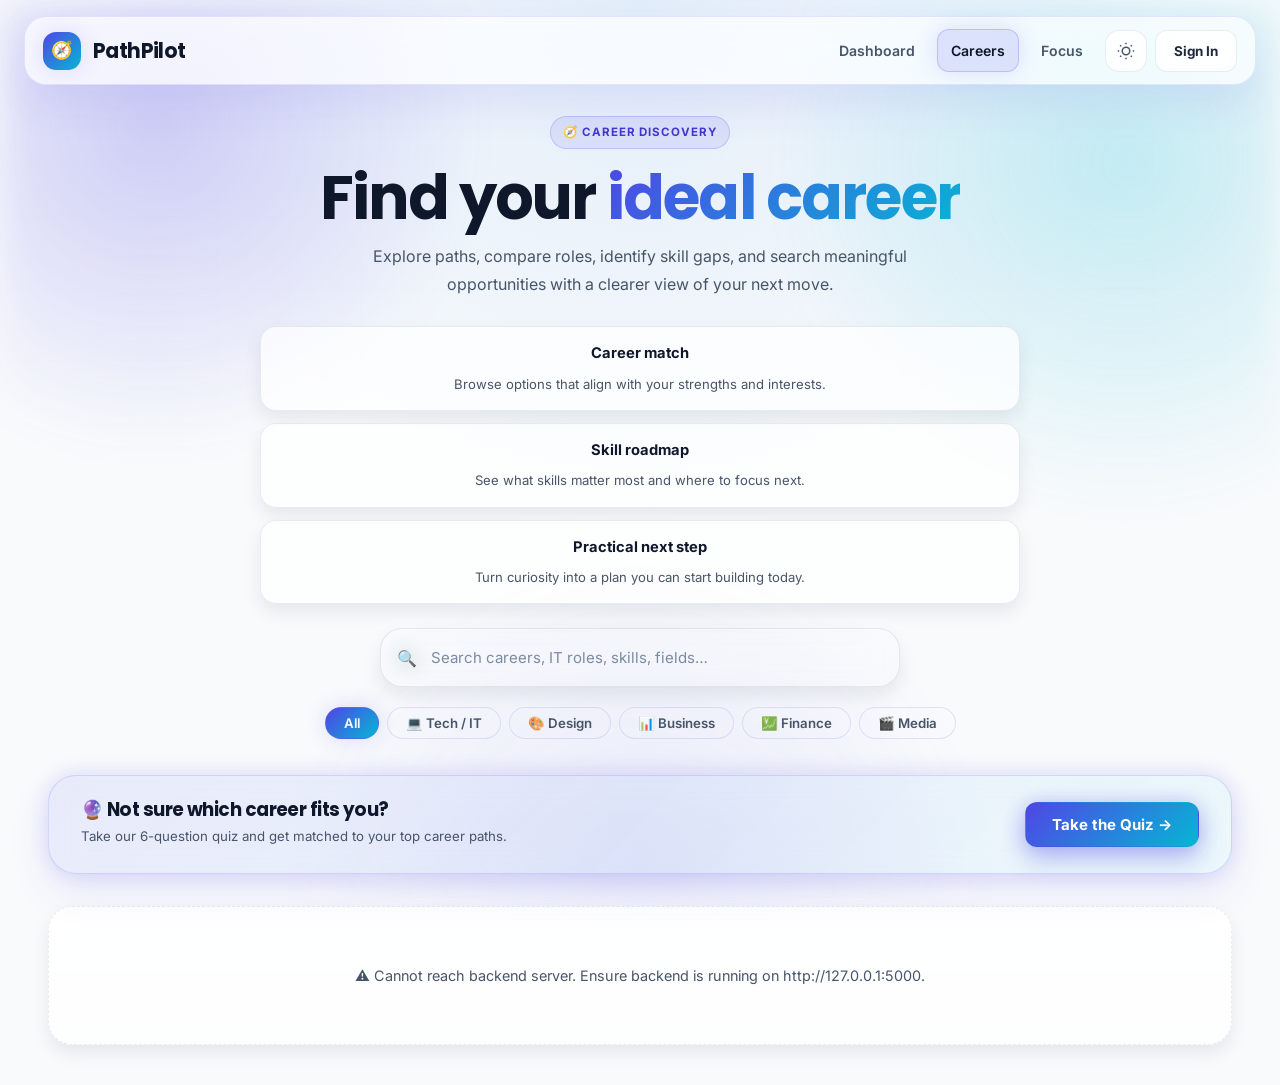
<file: frontend/career.html>
<!DOCTYPE html>
<html lang="en">
<head>
  <meta charset="UTF-8"/>
  <meta name="viewport" content="width=device-width, initial-scale=1.0"/>
  <title>Career Explorer — PathPilot</title>
  <link rel="stylesheet" href="css/main.css"/>
  <style>
    .career-hero { padding: 48px 0 32px; text-align: center; }
    .career-hero h2 { margin-bottom: 10px; }
    .career-hero p  { max-width: 560px; margin: 0 auto 28px; }
    .career-spotlight {
      display: grid;
      grid-template-columns: repeat(3, minmax(0, 1fr));
      gap: 12px;
      margin: 0 auto 24px;
      max-width: 760px;
    }
    .career-spotlight-card {
      padding: 14px 16px;
      border-radius: 16px;
      border: 1px solid var(--border);
      background: var(--surface);
      box-shadow: var(--shadow-sm);
    }
    .career-spotlight-card strong {
      display: block;
      color: var(--text-1);
      font-size: 0.92rem;
      margin-bottom: 4px;
    }
    .career-spotlight-card span {
      color: var(--text-2);
      font-size: 0.82rem;
      line-height: 1.55;
    }

    .search-wrap  { position: relative; max-width: 520px; margin: 0 auto; }
    .search-icon  { position: absolute; left: 16px; top: 50%; transform: translateY(-50%); color: var(--text-3); }
    .search-input { padding-left: 44px !important; }

    .filter-row  { display: flex; gap: 8px; flex-wrap: wrap; justify-content: center; margin-top: 20px; }
    .filter-chip {
      padding: 7px 18px; border-radius: var(--r-full);
      border: 1px solid var(--border-2); background: transparent;
      color: var(--text-2); font-family: var(--font-body); font-size: 0.83rem; font-weight: 500;
      cursor: pointer; transition: all 0.18s;
    }
    .filter-chip:hover  { border-color: var(--indigo); color: #a5b4fc; }
    .filter-chip.active { background: var(--indigo-soft); border-color: rgba(99,102,241,0.4); color: #a5b4fc; }

    .quiz-cta {
      background: linear-gradient(135deg, rgba(99,102,241,0.1), rgba(34,211,238,0.06));
      border: 1px solid rgba(99,102,241,0.2); border-radius: var(--r-xl);
      padding: 24px 32px; display: flex; justify-content: space-between; align-items: center;
      margin-bottom: 32px; gap: 20px;
    }
    .quiz-cta-left h3 { margin-bottom: 4px; font-size: 1.15rem; }

    .career-grid { display: grid; grid-template-columns: repeat(auto-fill, minmax(330px,1fr)); gap: 20px; padding-bottom: 40px; }

    .career-card {
      background: var(--surface); border: 1px solid var(--border);
      border-radius: var(--r-xl); padding: 26px;
      display: flex; flex-direction: column; gap: 14px;
      cursor: pointer; transition: all 0.3s var(--ease-out);
      position: relative; overflow: hidden;
    }
    .career-card::after {
      content: ''; position: absolute; top: 0; left: 0; right: 0; height: 2px;
      background: var(--grad-primary); transform: scaleX(0); transform-origin: left;
      transition: transform 0.3s var(--ease-out);
    }
    .career-card:hover { border-color: rgba(99,102,241,0.3); transform: translateY(-4px); box-shadow: 0 16px 50px rgba(0,0,0,0.4); }
    .career-card:hover::after { transform: scaleX(1); }

    .career-card-top  { display: flex; align-items: flex-start; gap: 14px; }
    .career-icon-wrap {
      width: 54px; height: 54px; border-radius: var(--r-md);
      background: var(--indigo-soft); display: flex; align-items: center; justify-content: center;
      font-size: 1.6rem; flex-shrink: 0;
    }
    .career-card-info .career-title { font-family: var(--font-display); font-size: 1.05rem; font-weight: 700; margin-bottom: 6px; }
    .career-desc { font-size: 0.85rem; color: var(--text-2); line-height: 1.55; }
    .career-role-strip {
      background: linear-gradient(135deg, rgba(99,102,241,0.08), rgba(34,211,238,0.04));
      border: 1px solid rgba(99,102,241,0.14);
      border-radius: var(--r-md);
      padding: 12px 14px;
    }
    .career-role-label {
      font-size: 0.72rem;
      font-weight: 700;
      letter-spacing: 0.08em;
      text-transform: uppercase;
      color: #a5b4fc;
      margin-bottom: 8px;
    }

    .career-stats-grid { display: grid; grid-template-columns: 1fr 1fr; gap: 8px; }
    .career-stat-box   { background: var(--surface-2); border-radius: var(--r-sm); padding: 10px 12px; }
    .cstat-label { font-size: 0.7rem; color: var(--text-3); text-transform: uppercase; letter-spacing: 0.06em; margin-bottom: 3px; }
    .cstat-val   { font-size: 0.88rem; font-weight: 600; }

    .skill-chips     { display: flex; flex-wrap: wrap; gap: 6px; }
    .skill-chip      { padding: 3px 12px; border-radius: var(--r-full); background: var(--surface-2); border: 1px solid var(--border); font-size: 0.76rem; color: var(--text-2); transition: all 0.2s; }
    .skill-chip.active { border-color: rgba(99,102,241,0.3); color: var(--text); }
    .skill-chip.muted  { color: var(--text-3); }

    .career-card-footer { display: flex; gap: 10px; margin-top: auto; padding-top: 4px; }

    .saved-section { padding: 32px 0 60px; border-top: 1px solid var(--border); display: none; }

    .career-detail-hero { display: flex; gap: 16px; align-items: flex-start; }
    .career-detail-icon { width: 64px; height: 64px; border-radius: var(--r-lg); background: var(--indigo-soft); display: flex; align-items: center; justify-content: center; font-size: 2rem; flex-shrink: 0; }
    .detail-stats-grid  { display: grid; grid-template-columns: 1fr 1fr; gap: 10px; margin: 16px 0; }
    .detail-stat        { background: var(--surface-2); border-radius: var(--r-md); padding: 12px 14px; }
    .ds-label { font-size: 0.72rem; color: var(--text-3); text-transform: uppercase; letter-spacing: 0.06em; margin-bottom: 4px; }
    .ds-val   { font-size: 0.93rem; font-weight: 600; }
    .detail-section       { margin-top: 20px; }
    .detail-section-label { font-size: 0.78rem; font-weight: 700; text-transform: uppercase; letter-spacing: 0.08em; color: var(--indigo); margin-bottom: 10px; }
    .course-row { display: flex; align-items: center; gap: 10px; padding: 10px 14px; background: var(--surface-2); border-radius: var(--r-md); font-size: 0.88rem; margin-bottom: 6px; }
    .detail-actions { display: flex; gap: 10px; flex-wrap: wrap; margin-top: 24px; }

    .skill-gap-box { background: var(--surface-2); border: 1px solid var(--border); border-radius: var(--r-lg); padding: 16px; }
    .sg-header  { display: flex; justify-content: space-between; align-items: center; margin-bottom: 10px; }
    .sg-section { margin-top: 12px; }
    .sg-label   { font-size: 0.75rem; font-weight: 700; text-transform: uppercase; letter-spacing: 0.06em; display: block; margin-bottom: 8px; }
    .sg-label.emerald { color: var(--emerald); }
    .sg-label.rose    { color: var(--rose); }

    .quiz-progress  { margin-bottom: 24px; }
    .quiz-question  { font-family: var(--font-display); font-size: 1.15rem; font-weight: 700; margin-bottom: 20px; line-height: 1.4; }
    .quiz-options   { display: flex; flex-direction: column; gap: 10px; }
    .quiz-option-btn {
      display: flex; align-items: center; gap: 14px;
      padding: 14px 18px; background: var(--surface-2);
      border: 1px solid var(--border-2); border-radius: var(--r-lg);
      text-align: left; color: var(--text); font-family: var(--font-body); font-size: 0.9rem;
      cursor: pointer; transition: all 0.18s;
    }
    .quiz-option-btn:hover    { border-color: rgba(99,102,241,0.4); background: var(--surface-3); }
    .quiz-option-btn.selected { border-color: var(--indigo); background: var(--indigo-soft); }
    .qopt-letter { width: 28px; height: 28px; border-radius: var(--r-sm); background: var(--surface-3); display: flex; align-items: center; justify-content: center; font-size: 0.8rem; font-weight: 700; flex-shrink: 0; }
    .quiz-result-row {
      display: flex; align-items: center; gap: 14px;
      padding: 14px 16px; background: var(--surface-2); border-radius: var(--r-lg);
      cursor: pointer; margin-bottom: 10px; transition: all 0.2s;
    }
    .quiz-result-row:hover { background: var(--surface-3); }
    .qr-rank  { font-family: var(--font-display); font-size: 1.1rem; font-weight: 700; width: 28px; text-align: center; }
    .qr-info  { flex: 1; }
    .qr-score { text-align: right; }

    @media (max-width: 640px) { .career-grid { grid-template-columns: 1fr; } }
  </style>
  <style>
    .career-hero {
      padding: 24px 0 36px;
    }

    .career-spotlight {
      grid-template-columns: 1fr;
    }

    .career-hero h2 {
      font-size: clamp(2.2rem, 5vw, 3.8rem);
    }

    .search-wrap {
      background: rgba(255, 255, 255, 0.05);
      border: 1px solid var(--border);
      border-radius: 22px;
      padding: 6px;
      box-shadow: var(--shadow-sm);
      backdrop-filter: blur(14px);
    }

    .search-input {
      background: transparent;
      border: none;
      box-shadow: none;
    }

    .filter-chip {
      background: rgba(255, 255, 255, 0.04);
      border-radius: 999px;
      font-weight: 600;
    }

    .filter-chip.active {
      background: var(--grad-primary);
      color: #fff;
      box-shadow: var(--glow-indigo);
    }

    .quiz-cta {
      border-radius: 28px;
      box-shadow: var(--shadow-md), var(--glow-indigo);
      backdrop-filter: blur(16px);
    }

    .career-card {
      background: var(--grad-surface);
      border-radius: 28px;
      box-shadow: var(--shadow-sm);
      backdrop-filter: blur(14px);
      transform-style: preserve-3d;
    }

    .career-card:hover {
      transform: translateY(-8px) rotateX(2deg) rotateY(-2deg);
      box-shadow: var(--shadow-lg), var(--glow-indigo);
    }

    .career-card::before {
      content: 'Trending';
      position: absolute;
      top: 18px;
      right: 18px;
      padding: 6px 10px;
      border-radius: 999px;
      font-size: 0.68rem;
      font-weight: 700;
      letter-spacing: 0.08em;
      text-transform: uppercase;
      color: #fff;
      background: linear-gradient(135deg, rgba(79, 70, 229, 0.9), rgba(6, 182, 212, 0.9));
      box-shadow: var(--glow-indigo);
    }

    .career-icon-wrap,
    .career-role-strip,
    .career-stat-box,
    .skill-gap-box {
      backdrop-filter: blur(12px);
    }

    .career-stat-box {
      background: rgba(255, 255, 255, 0.05);
      border: 1px solid var(--border);
      border-radius: 18px;
    }

    .skill-chip {
      background: rgba(255, 255, 255, 0.05);
      border-radius: 999px;
    }

    .modal[style*="max-width:640px"] {
      max-width: 720px !important;
    }
  </style>
</head>
<body>
  <nav class="navbar">
    <div class="nav-brand"><div class="nav-brand-icon">🧭</div> PathPilot</div>
    <div class="nav-links">
      <a href="dashboard.html" class="nav-link">Dashboard</a>
      <a href="career.html"    class="nav-link active">Careers</a>
      <a href="focus.html"     class="nav-link hide-mobile">Focus</a>
      <button type="button" class="theme-toggle nav-link" id="theme-toggle" aria-label="Switch to light mode">
        <svg viewBox="0 0 24 24" fill="none" stroke="currentColor" stroke-width="2"><path d="M21 12.79A9 9 0 1 1 11.21 3 7 7 0 0 0 21 12.79z"></path></svg>
      </button>
      <a href="index.html"     class="btn btn-ghost btn-sm">Sign In</a>
    </div>
  </nav>

  <div class="page-wrapper">
    <div class="container">
      <div class="career-hero">
        <span class="badge badge-indigo">🧭 Career Discovery</span>
        <h2 style="margin-top:14px">Find your <span class="grad-text">ideal career</span></h2>
        <p>Explore paths, compare roles, identify skill gaps, and search meaningful opportunities with a clearer view of your next move.</p>
        <div class="career-spotlight">
          <div class="career-spotlight-card">
            <strong>Career match</strong>
            <span>Browse options that align with your strengths and interests.</span>
          </div>
          <div class="career-spotlight-card">
            <strong>Skill roadmap</strong>
            <span>See what skills matter most and where to focus next.</span>
          </div>
          <div class="career-spotlight-card">
            <strong>Practical next step</strong>
            <span>Turn curiosity into a plan you can start building today.</span>
          </div>
        </div>
        <div class="search-wrap">
          <label for="career-search" style="position:absolute;left:-9999px;">Search career paths</label>
          <span class="search-icon">🔍</span>
          <input id="career-search" type="text" class="form-input search-input" placeholder="Search careers, IT roles, skills, fields…"/>
        </div>
        <div class="filter-row">
          <button class="filter-chip active" data-field="">All</button>
          <button class="filter-chip" data-field="Technology">💻 Tech / IT</button>
          <button class="filter-chip" data-field="Design">🎨 Design</button>
          <button class="filter-chip" data-field="Business">📊 Business</button>
          <button class="filter-chip" data-field="Finance">💹 Finance</button>
          <button class="filter-chip" data-field="Media">🎬 Media</button>
        </div>
      </div>

      <div class="quiz-cta">
        <div class="quiz-cta-left">
          <h3>🔮 Not sure which career fits you?</h3>
          <p class="text-small text-muted">Take our 6-question quiz and get matched to your top career paths.</p>
        </div>
        <button id="open-quiz-btn" class="btn btn-primary">Take the Quiz →</button>
      </div>

      <div class="career-grid" id="career-grid">
        <div class="empty-state" style="grid-column:1/-1"><div class="empty-emoji">⏳</div><p>Loading career paths…</p></div>
      </div>

      <div class="saved-section" id="saved-section">
        <div class="section-header" style="margin-bottom:20px">
          <div class="section-title">🔖 Saved Paths</div>
        </div>
        <div class="career-grid" id="saved-grid"></div>
      </div>
    </div>
  </div>

  <div class="modal-overlay" id="career-modal">
    <div class="modal" style="max-width:640px;max-height:88vh;overflow-y:auto">
      <div class="modal-header">
        <div class="modal-title">Career Details</div>
        <button class="modal-close" id="career-modal-close" aria-label="Close career details">&times;</button>
      </div>
      <div id="career-modal-body"><p class="text-muted">Loading…</p></div>
    </div>
  </div>

  <div class="modal-overlay" id="quiz-modal">
    <div class="modal" style="max-width:560px">
      <div class="modal-header">
        <div class="modal-title">🔮 Career Quiz</div>
        <button class="modal-close" id="quiz-modal-close" aria-label="Close career quiz">&times;</button>
      </div>
      <div id="quiz-body"><p class="text-muted">Loading quiz…</p></div>
    </div>
  </div>

  <div class="toast-container"></div>
  <script src="js/theme.js"></script>
  <script src="js/api.js"></script>
  <script src="js/utils.js"></script>
  <script src="js/career.js"></script>
  <script>
    document.getElementById('theme-toggle').addEventListener('click', (e) => {
      e.preventDefault();
      if (window.themeManager) window.themeManager.toggle();
    });
  </script>
</body>
</html>
</file>
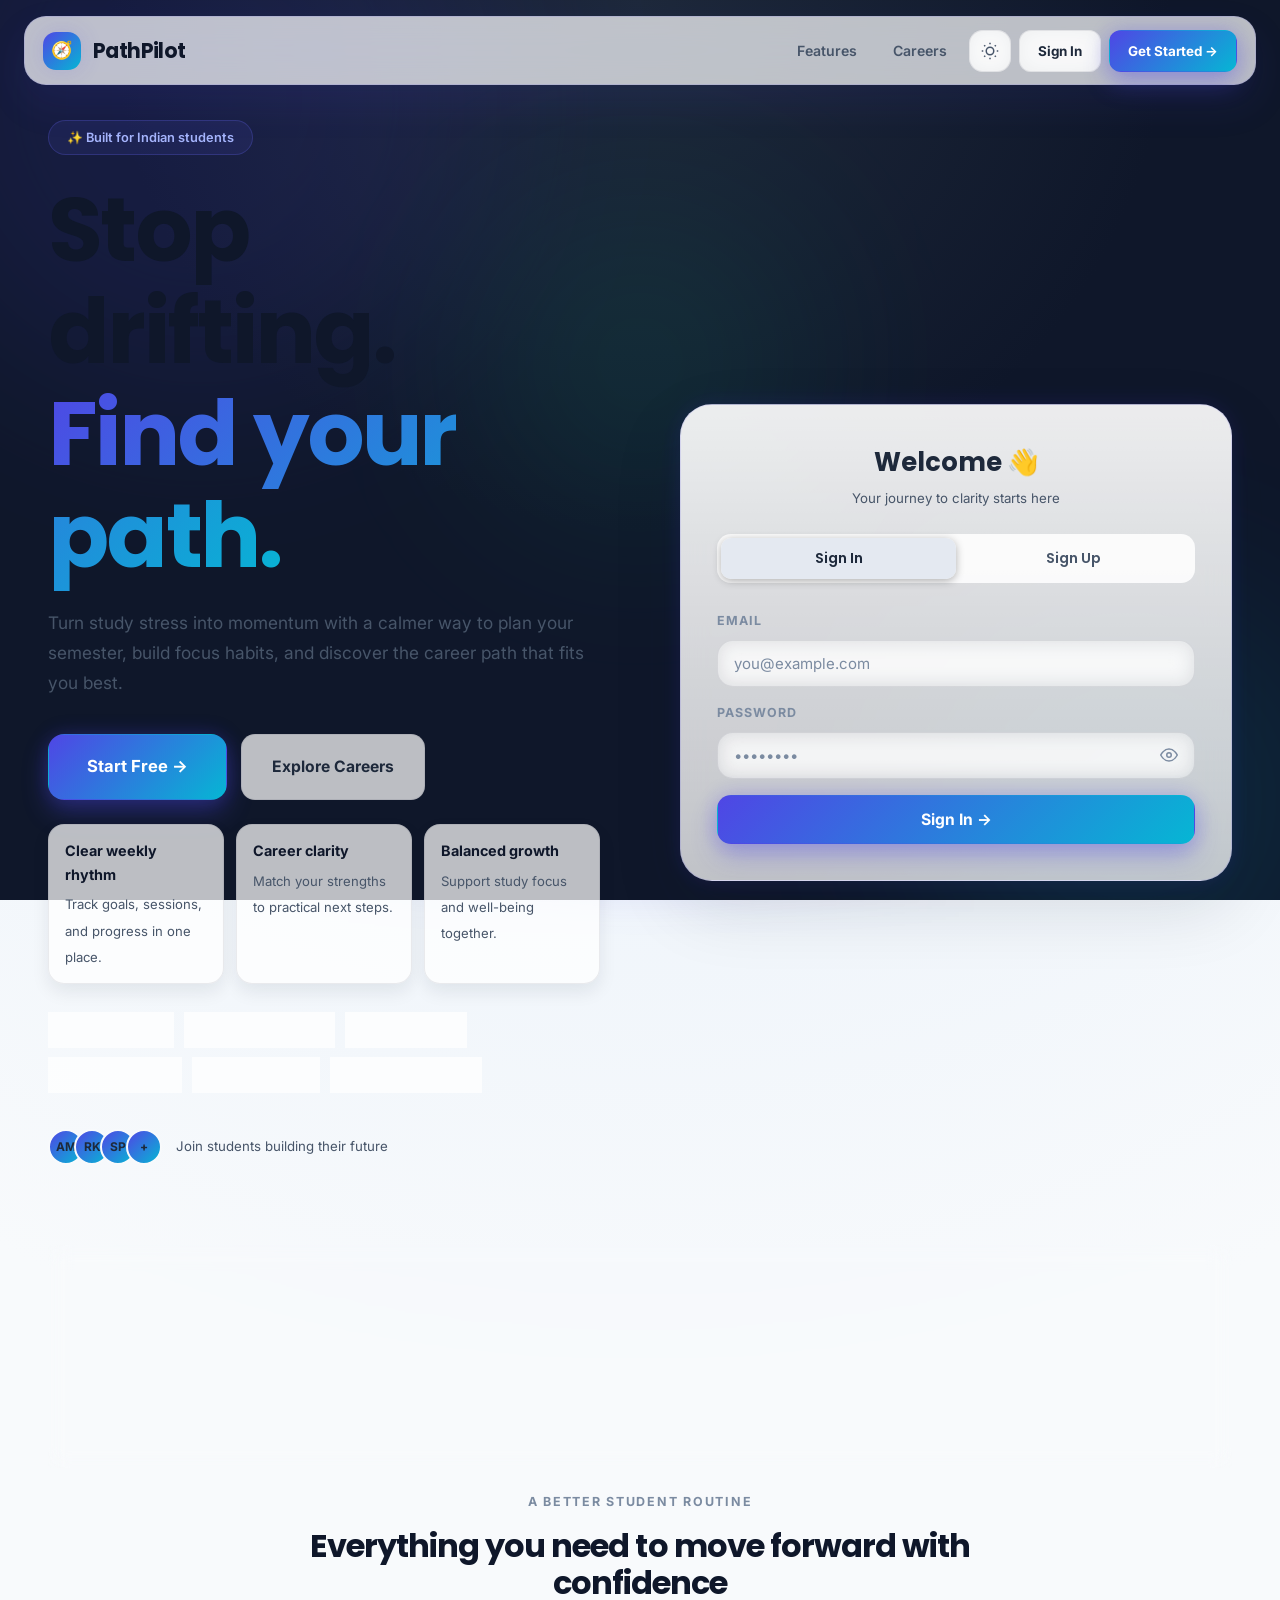
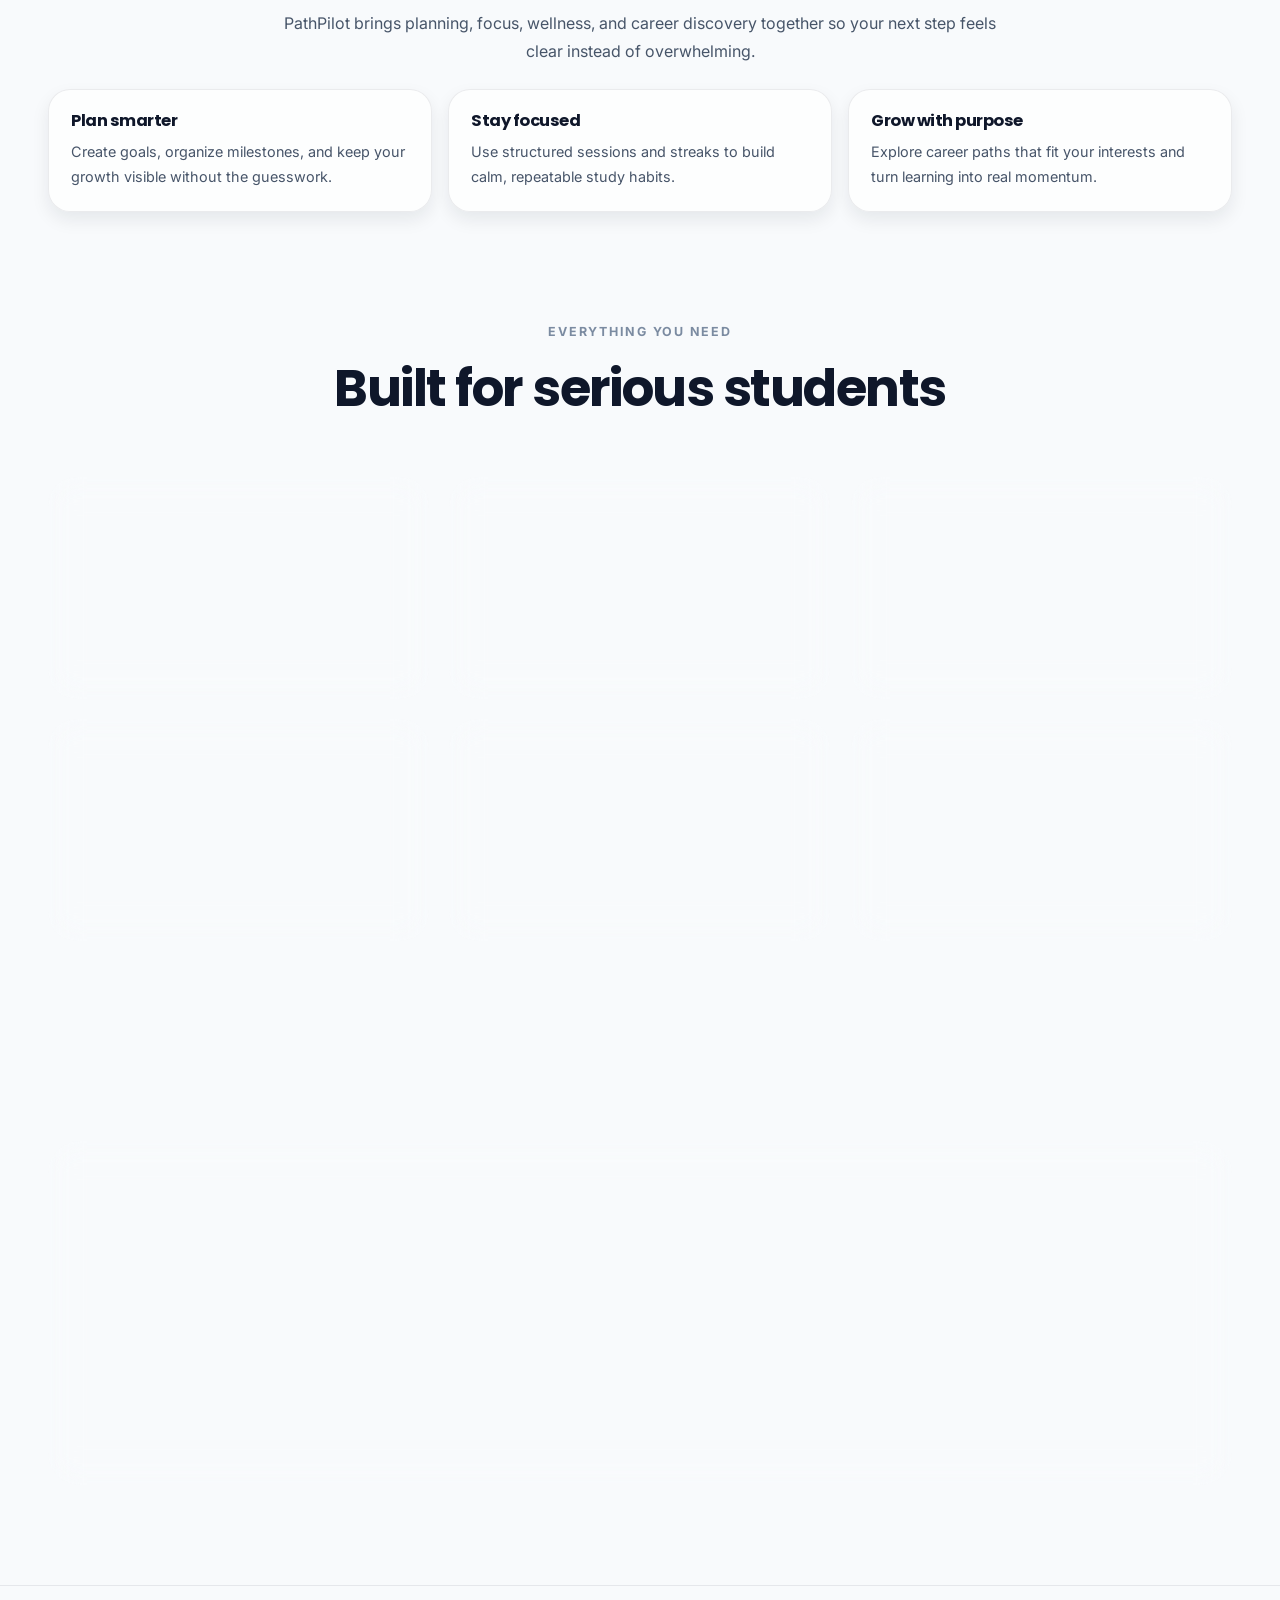
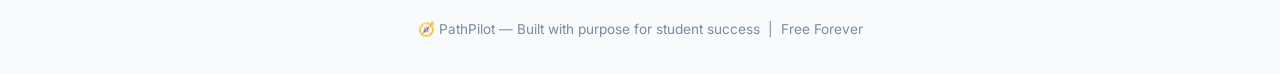
<file: frontend/dashboard.html>
<!DOCTYPE html>
<html lang="en">
<head>
  <meta charset="UTF-8"/>
  <meta name="viewport" content="width=device-width, initial-scale=1.0"/>
  <title>Dashboard - PathPilot</title>
  <link rel="stylesheet" href="css/main.css"/>
  <style>
    .dash-layout { display: grid; grid-template-columns: 250px 1fr; min-height: calc(100vh - 92px); }

    .sidebar {
      background: var(--grad-surface);
      border: 1px solid var(--border);
      border-radius: 28px;
      padding: 20px 12px;
      margin: 0 0 24px 24px;
      display: flex;
      flex-direction: column;
      gap: 4px;
      position: sticky;
      top: 104px;
      height: calc(100vh - 128px);
      overflow-y: auto;
      box-shadow: var(--shadow-md);
      backdrop-filter: blur(14px);
    }

    .sidebar-sep { height: 1px; background: var(--border); margin: 12px 4px; }
    .sidebar-label { font-size: 0.7rem; font-weight: 700; letter-spacing: 0.12em; text-transform: uppercase; color: var(--text-3); padding: 6px 12px 8px; }
    .sidebar-link {
      display: flex;
      align-items: center;
      gap: 11px;
      padding: 12px 14px;
      border-radius: 16px;
      color: var(--text-2);
      font-size: 0.9rem;
      font-weight: 600;
      cursor: pointer;
      transition: all 0.2s var(--ease-out);
      text-decoration: none;
    }
    .sidebar-link:hover { color: var(--text-1); background: rgba(255, 255, 255, 0.08); transform: translateX(4px); }
    .sidebar-link.active { color: var(--text-1); background: rgba(79, 70, 229, 0.16); box-shadow: var(--glow-indigo); }
    .sl-icon,
    .qa-icon,
    .stat-icon,
    .goal-cat-icon,
    .nav-icon {
      display: inline-flex;
      align-items: center;
      justify-content: center;
      flex-shrink: 0;
    }

    .sl-icon {
      width: 20px;
      height: 20px;
    }

    .sl-icon svg,
    .qa-icon svg,
    .stat-icon svg,
    .goal-cat-icon svg,
    .nav-icon svg {
      width: 18px;
      height: 18px;
      stroke: currentColor;
      fill: none;
      stroke-width: 1.9;
      stroke-linecap: round;
      stroke-linejoin: round;
    }

    .dash-main { padding: 8px 24px 32px 24px; display: flex; flex-direction: column; gap: 28px; }

    .welcome-banner {
      background:
        radial-gradient(circle at top right, rgba(6, 182, 212, 0.18), transparent 30%),
        linear-gradient(135deg, rgba(79, 70, 229, 0.18) 0%, rgba(6, 182, 212, 0.08) 100%);
      border: 1px solid rgba(79, 70, 229, 0.22);
      border-radius: 32px;
      padding: 30px 32px;
      display: flex;
      justify-content: space-between;
      align-items: center;
      gap: 24px;
      position: relative;
      overflow: hidden;
      box-shadow: var(--shadow-lg);
      backdrop-filter: blur(16px);
    }
    .welcome-banner::before { content: ''; position: absolute; inset: 0; background: radial-gradient(ellipse at 80% 50%, rgba(79, 70, 229, 0.14) 0%, transparent 72%); }
    .welcome-banner > * { position: relative; }
    .wb-greeting { font-size: 0.85rem; color: var(--indigo); font-weight: 700; letter-spacing: 0.04em; margin-bottom: 6px; text-transform: uppercase; }
    .wb-name { font-family: var(--font-display); font-size: clamp(2rem, 4vw, 3rem); font-weight: 700; margin-bottom: 8px; }
    .wb-meta { display: flex; gap: 16px; flex-wrap: wrap; }
    .wb-meta-item { font-size: 0.9rem; color: var(--text-2); font-weight: 600; }

    .wb-visual { display: flex; align-items: center; gap: 20px; margin-left: auto; }
    .xp-ring-wrap { position: relative; width: 124px; height: 124px; flex-shrink: 0; }
    .xp-ring-svg { transform: rotate(-90deg); }
    .xp-ring-track { fill: none; stroke: rgba(255, 255, 255, 0.12); stroke-width: 10; }
    .xp-ring-fill {
      fill: none;
      stroke: url(#xpGradient);
      stroke-width: 10;
      stroke-linecap: round;
      transition: stroke-dashoffset 0.9s var(--ease-out);
      filter: drop-shadow(0 0 10px rgba(79, 70, 229, 0.45));
    }
    .xp-ring-center {
      position: absolute;
      inset: 0;
      display: flex;
      flex-direction: column;
      align-items: center;
      justify-content: center;
    }
    .xp-ring-value { font-family: var(--font-display); font-size: 1.6rem; font-weight: 800; line-height: 1; color: var(--text-1); }
    .xp-ring-label { font-size: 0.72rem; color: var(--text-3); text-transform: uppercase; letter-spacing: 0.12em; margin-top: 4px; }

    .streak-card {
      min-width: 180px;
      padding: 18px 20px;
      border-radius: 24px;
      background: rgba(255, 255, 255, 0.08);
      border: 1px solid rgba(255, 255, 255, 0.1);
      box-shadow: inset 0 1px 0 rgba(255, 255, 255, 0.14);
    }
    .streak-kicker { font-size: 0.74rem; color: var(--text-3); text-transform: uppercase; letter-spacing: 0.12em; margin-bottom: 8px; }
    .streak-value { font-family: var(--font-display); font-size: 2rem; font-weight: 800; color: var(--text-1); display: flex; align-items: center; gap: 10px; }
    .streak-flame { display: inline-flex; transform-origin: center; animation: flamePulse 1.7s ease-in-out infinite; }
    .streak-sub { font-size: 0.85rem; color: var(--text-2); margin-top: 6px; }

    @keyframes flamePulse {
      0%, 100% { transform: scale(1) rotate(-6deg); }
      50% { transform: scale(1.12) rotate(6deg); }
    }

    .stats-grid { display: grid; grid-template-columns: repeat(4, 1fr); gap: 16px; }
    .dash-cols { display: grid; grid-template-columns: 1fr 360px; gap: 24px; }
    .dash-col-main, .dash-col-side { display: flex; flex-direction: column; gap: 24px; }
    .goals-grid { display: grid; grid-template-columns: repeat(auto-fill, minmax(280px, 1fr)); gap: 16px; }

    .goal-card { cursor: pointer; }
    .goal-card-top { display: flex; justify-content: space-between; align-items: flex-start; gap: 10px; margin-bottom: 12px; }
    .goal-meta-row { display: flex; gap: 6px; flex-wrap: wrap; margin-bottom: 8px; }
    .goal-title { font-family: var(--font-display); font-size: 1rem; font-weight: 700; line-height: 1.3; margin-bottom: 4px; }
    .goal-desc { color: var(--text-2); }
    .goal-cat-icon {
      width: 42px;
      height: 42px;
      border-radius: 14px;
      color: var(--text-1);
      background: rgba(79, 70, 229, 0.14);
      flex-shrink: 0;
    }
    .goal-progress-area { margin: 8px 0 4px; }
    .goal-footer { display: flex; justify-content: space-between; align-items: center; margin-top: 12px; gap: 10px; }
    .goal-actions { display: flex; gap: 6px; opacity: 0; transition: opacity 0.2s; }
    .goal-card:hover .goal-actions { opacity: 1; }

    .report-card {
      background: var(--grad-surface);
      border: 1px solid var(--border);
      border-radius: var(--r-xl);
      padding: 24px;
      box-shadow: var(--shadow-sm);
      backdrop-filter: blur(14px);
    }
    .report-grid { display: grid; grid-template-columns: repeat(2, 1fr); gap: 12px; margin: 16px 0; }
    .report-stat { background: rgba(255, 255, 255, 0.06); border: 1px solid var(--border); border-radius: 18px; padding: 14px 16px; }
    .report-stat-val { font-family: var(--font-display); font-size: 1.3rem; font-weight: 700; }
    .report-stat-lbl { font-size: 0.78rem; color: var(--text-2); margin-top: 4px; }
    .report-summary { font-size: 0.88rem; line-height: 1.7; color: var(--text-2); padding: 16px 18px; background: rgba(255, 255, 255, 0.05); border: 1px solid var(--border); border-radius: 18px; }

    .session-row { display: flex; justify-content: space-between; align-items: center; padding: 12px 14px; background: rgba(255, 255, 255, 0.05); border: 1px solid var(--border); border-radius: 18px; }
    .session-dur { font-family: var(--font-display); font-size: 1rem; font-weight: 700; color: var(--indigo); }

    .notif-wrapper { position: relative; }
    .notif-dropdown {
      display: none;
      position: absolute;
      top: 50px;
      right: 0;
      background: rgba(15, 23, 42, 0.86);
      border: 1px solid var(--border-2);
      border-radius: 24px;
      width: 320px;
      box-shadow: var(--shadow-lg);
      z-index: 200;
      overflow: hidden;
      backdrop-filter: blur(18px);
    }
    .notif-dropdown.open { display: block; }
    .notif-item { padding: 14px 16px; border-bottom: 1px solid var(--border); }
    .notif-item:last-child { border-bottom: none; }
    .notif-title { font-weight: 700; font-size: 0.88rem; margin-bottom: 3px; }
    .notif-msg { font-size: 0.82rem; color: var(--text-2); }
    .notif-time { font-size: 0.75rem; margin-top: 4px; }

    .quick-actions-grid { display: grid; grid-template-columns: repeat(3, 1fr); gap: 12px; }
    .quick-action-btn {
      background: rgba(255, 255, 255, 0.05);
      border: 1px solid var(--border);
      border-radius: 22px;
      padding: 18px 14px;
      text-align: center;
      cursor: pointer;
      transition: all 0.2s var(--ease-out);
      text-decoration: none;
      display: flex;
      flex-direction: column;
      align-items: center;
      gap: 8px;
      box-shadow: var(--shadow-sm);
    }
    .quick-action-btn:hover { border-color: rgba(79, 70, 229, 0.3); background: rgba(255, 255, 255, 0.09); transform: translateY(-4px) scale(1.01); box-shadow: var(--glow-indigo); }
    .qa-icon {
      width: 46px;
      height: 46px;
      border-radius: 16px;
      color: var(--text-1);
      background: rgba(79, 70, 229, 0.14);
      transition: transform 0.25s var(--ease-out), box-shadow 0.25s var(--ease-out);
    }
    .quick-action-btn:hover .qa-icon { transform: scale(1.12) rotate(-4deg); }
    .quick-action-btn:hover .qa-icon { box-shadow: var(--glow-indigo); }
    .qa-label { font-size: 0.82rem; font-weight: 700; color: var(--text-2); }

    @media (max-width: 1120px) {
      .dash-cols { grid-template-columns: 1fr; }
      .stats-grid { grid-template-columns: repeat(2, 1fr); }
      .welcome-banner { flex-direction: column; align-items: flex-start; }
      .wb-visual { margin-left: 0; width: 100%; justify-content: space-between; }
    }

    @media (max-width: 768px) {
      .dash-layout { grid-template-columns: 1fr; }
      .sidebar { display: none; }
      .dash-main { padding: 4px 20px 24px; }
      .welcome-banner { padding: 26px 22px; }
      .stats-grid { grid-template-columns: 1fr; }
      .wb-visual { flex-direction: column; align-items: stretch; }
      .quick-actions-grid { grid-template-columns: repeat(2, 1fr); }
    }
  </style>
</head>
<body>
  <nav class="navbar">
    <div class="nav-brand"><div class="nav-brand-icon">
      <svg viewBox="0 0 24 24" width="18" height="18" fill="none" stroke="currentColor" stroke-width="2" stroke-linecap="round" stroke-linejoin="round" aria-hidden="true">
        <circle cx="12" cy="12" r="8"></circle>
        <path d="M12 4v8l5 3"></path>
      </svg>
    </div> PathPilot</div>
    <div class="nav-links">
      <a href="dashboard.html" class="nav-link active">Dashboard</a>
      <a href="career.html" class="nav-link hide-mobile">Careers</a>
      <a href="focus.html" class="nav-link hide-mobile">Focus</a>
      <a href="leaderboard.html" class="nav-link hide-mobile">Board</a>
      <a href="ai.html" class="nav-link hide-mobile">AI</a>
      <div class="notif-wrapper">
        <button class="btn btn-ghost btn-icon notif-btn" id="notif-btn" title="Notifications">
          <span class="nav-icon" aria-hidden="true">
            <svg viewBox="0 0 24 24"><path d="M15 17h5l-1.4-1.4A2 2 0 0 1 18 14.2V11a6 6 0 1 0-12 0v3.2a2 2 0 0 1-.6 1.4L4 17h5"></path><path d="M10 17a2 2 0 0 0 4 0"></path></svg>
          </span>
          <span class="notif-dot"></span>
        </button>
        <div class="notif-dropdown" id="notif-dropdown">
          <div id="notif-panel"><div class="notif-item"><p class="text-small text-muted">Loading...</p></div></div>
        </div>
      </div>
      <div style="font-size:.82rem;color:var(--text-2)" id="nav-xp"></div>
      <button type="button" class="theme-toggle nav-link" id="theme-toggle" aria-label="Switch to light mode">
        <svg viewBox="0 0 24 24" fill="none" stroke="currentColor" stroke-width="2"><path d="M21 12.79A9 9 0 1 1 11.21 3 7 7 0 0 0 21 12.79z"></path></svg>
      </button>
      <button id="logout-btn" class="btn btn-ghost btn-sm">Sign Out</button>
    </div>
  </nav>

  <div class="page-wrapper">
    <div class="dash-layout">
      <aside class="sidebar">
        <a href="dashboard.html" class="sidebar-link active"><span class="sl-icon"><svg viewBox="0 0 24 24"><path d="M3 11.5 12 4l9 7.5"></path><path d="M5 10.5V20h14v-9.5"></path></svg></span> Overview</a>
        <a href="career.html" class="sidebar-link"><span class="sl-icon"><svg viewBox="0 0 24 24"><path d="M10 20v-6a2 2 0 0 1 2-2h0a2 2 0 0 1 2 2v6"></path><path d="M4 20V8a2 2 0 0 1 2-2h12a2 2 0 0 1 2 2v12"></path><path d="M9 6V4h6v2"></path></svg></span> Careers</a>
        <a href="roadmap.html" class="sidebar-link"><span class="sl-icon"><svg viewBox="0 0 24 24"><path d="M4 19h16"></path><path d="M6 16V8"></path><path d="M12 16V5"></path><path d="M18 16v-4"></path></svg></span> My Roadmap</a>
        <div class="sidebar-sep"></div>
        <div class="sidebar-label">Study</div>
        <a href="focus.html" class="sidebar-link"><span class="sl-icon"><svg viewBox="0 0 24 24"><circle cx="12" cy="13" r="8"></circle><path d="M12 13 15.5 9.5"></path><path d="M9 3h6"></path></svg></span> Focus Timer</a>
        <div class="sidebar-sep"></div>
        <div class="sidebar-label">Wellbeing</div>
        <a href="wellness.html" class="sidebar-link"><span class="sl-icon"><svg viewBox="0 0 24 24"><path d="M12 21s-6-4.35-8.5-8A5.5 5.5 0 0 1 12 6a5.5 5.5 0 0 1 8.5 7c-2.5 3.65-8.5 8-8.5 8Z"></path></svg></span> Wellness</a>
        <a href="leaderboard.html" class="sidebar-link"><span class="sl-icon"><svg viewBox="0 0 24 24"><path d="M8 21h8"></path><path d="M12 17v4"></path><path d="M7 4h10v3a5 5 0 0 1-10 0Z"></path><path d="M7 6H5a2 2 0 0 0 2 2"></path><path d="M17 6h2a2 2 0 0 1-2 2"></path></svg></span> Leaderboard</a>
        <a href="ai.html" class="sidebar-link"><span class="sl-icon"><svg viewBox="0 0 24 24"><path d="M12 3v3"></path><path d="M18.36 6.64 16.24 8.76"></path><path d="M21 12h-3"></path><path d="M18.36 17.36 16.24 15.24"></path><path d="M12 21v-3"></path><path d="M7.76 15.24 5.64 17.36"></path><path d="M6 12H3"></path><path d="M7.76 8.76 5.64 6.64"></path><circle cx="12" cy="12" r="4"></circle></svg></span> Assistant</a>
        <div style="margin-top:auto">
          <div class="sidebar-sep"></div>
          <div class="sidebar-link" onclick="Auth.logout()"><span class="sl-icon"><svg viewBox="0 0 24 24"><path d="M9 21H5a2 2 0 0 1-2-2V5a2 2 0 0 1 2-2h4"></path><path d="m16 17 5-5-5-5"></path><path d="M21 12H9"></path></svg></span> Sign Out</div>
        </div>
      </aside>

      <main class="dash-main">
        <div class="welcome-banner">
          <div>
            <div class="wb-greeting" id="greeting">Good morning!</div>
            <div class="wb-name" id="welcome-name">Student</div>
            <div class="wb-meta">
              <span class="wb-meta-item" id="user-xp">0 XP</span>
              <span class="wb-meta-item" id="user-streak">0 day streak</span>
            </div>
          </div>

          <div class="wb-visual">
            <div class="xp-ring-wrap">
              <svg class="xp-ring-svg" width="124" height="124" viewBox="0 0 124 124">
                <defs>
                  <linearGradient id="xpGradient" x1="0%" y1="0%" x2="100%" y2="100%">
                    <stop offset="0%" stop-color="#4F46E5"></stop>
                    <stop offset="100%" stop-color="#06B6D4"></stop>
                  </linearGradient>
                </defs>
                <circle class="xp-ring-track" cx="62" cy="62" r="48"></circle>
                <circle class="xp-ring-fill" id="xp-ring-fill" cx="62" cy="62" r="48" stroke-dasharray="302" stroke-dashoffset="302"></circle>
              </svg>
              <div class="xp-ring-center">
                <div class="xp-ring-value" id="xp-progress-text">0%</div>
                <div class="xp-ring-label">weekly goal</div>
              </div>
            </div>

            <div class="streak-card">
              <div class="streak-kicker">Consistency</div>
              <div class="streak-value"><span class="streak-flame">🔥</span><span id="streak-highlight">0</span></div>
              <div class="streak-sub">days in a row building momentum</div>
            </div>
          </div>
        </div>

        <div class="stats-grid">
          <div class="stat-card"><div class="stat-icon"><svg viewBox="0 0 24 24"><path d="M12 20V10"></path><path d="m18 20-6-6-6 6"></path><path d="M6 4h12"></path></svg></div><div class="stat-num" id="stat-total">0</div><div class="stat-label">Total Goals</div></div>
          <div class="stat-card"><div class="stat-icon"><svg viewBox="0 0 24 24"><path d="m20 6-11 11-5-5"></path></svg></div><div class="stat-num" id="stat-completed">0</div><div class="stat-label">Completed</div></div>
          <div class="stat-card"><div class="stat-icon"><svg viewBox="0 0 24 24"><path d="M12 2v4"></path><path d="M12 18v4"></path><path d="M4.93 4.93 7.76 7.76"></path><path d="m16.24 16.24 2.83 2.83"></path><path d="M2 12h4"></path><path d="M18 12h4"></path><path d="m4.93 19.07 2.83-2.83"></path><path d="m16.24 7.76 2.83-2.83"></path></svg></div><div class="stat-num" id="stat-inprog">0</div><div class="stat-label">In Progress</div></div>
          <div class="stat-card"><div class="stat-icon"><svg viewBox="0 0 24 24"><circle cx="12" cy="12" r="8"></circle><path d="M12 7v5l3 3"></path></svg></div><div class="stat-num" id="stat-hours">0</div><div class="stat-label">Study Hours</div></div>
        </div>

        <div class="dash-cols">
          <div class="dash-col-main">
            <div>
              <div class="section-header">
                <div class="section-title">My Goals</div>
                <button class="btn btn-primary btn-sm" id="add-goal-btn">Add Goal</button>
              </div>
              <div class="goals-grid" id="goals-grid">
                <div class="empty-state" style="grid-column:1/-1"><div class="empty-emoji">&middot;&middot;&middot;</div><p>Loading...</p></div>
              </div>
            </div>

            <div>
              <div class="section-header"><div class="section-title">Quick Actions</div></div>
              <div class="quick-actions-grid">
                <a href="focus.html" class="quick-action-btn"><div class="qa-icon"><svg viewBox="0 0 24 24"><circle cx="12" cy="13" r="8"></circle><path d="M12 13 15.5 9.5"></path><path d="M9 3h6"></path></svg></div><div class="qa-label">Start Focus</div></a>
                <a href="career.html" class="quick-action-btn"><div class="qa-icon"><svg viewBox="0 0 24 24"><path d="M10 20v-6a2 2 0 0 1 2-2h0a2 2 0 0 1 2 2v6"></path><path d="M4 20V8a2 2 0 0 1 2-2h12a2 2 0 0 1 2 2v12"></path><path d="M9 6V4h6v2"></path></svg></div><div class="qa-label">Explore Careers</div></a>
                <a href="wellness.html" class="quick-action-btn"><div class="qa-icon"><svg viewBox="0 0 24 24"><path d="M12 21s-6-4.35-8.5-8A5.5 5.5 0 0 1 12 6a5.5 5.5 0 0 1 8.5 7c-2.5 3.65-8.5 8-8.5 8Z"></path></svg></div><div class="qa-label">Log Mood</div></a>
                <a href="roadmap.html" class="quick-action-btn"><div class="qa-icon"><svg viewBox="0 0 24 24"><path d="M4 19h16"></path><path d="M6 16V8"></path><path d="M12 16V5"></path><path d="M18 16v-4"></path></svg></div><div class="qa-label">My Roadmap</div></a>
                <a href="leaderboard.html" class="quick-action-btn"><div class="qa-icon"><svg viewBox="0 0 24 24"><path d="M8 21h8"></path><path d="M12 17v4"></path><path d="M7 4h10v3a5 5 0 0 1-10 0Z"></path><path d="M7 6H5a2 2 0 0 0 2 2"></path><path d="M17 6h2a2 2 0 0 1-2 2"></path></svg></div><div class="qa-label">Leaderboard</div></a>
                <a href="ai.html" class="quick-action-btn"><div class="qa-icon"><svg viewBox="0 0 24 24"><path d="M12 3v3"></path><path d="M18.36 6.64 16.24 8.76"></path><path d="M21 12h-3"></path><path d="M18.36 17.36 16.24 15.24"></path><path d="M12 21v-3"></path><path d="M7.76 15.24 5.64 17.36"></path><path d="M6 12H3"></path><path d="M7.76 8.76 5.64 6.64"></path><circle cx="12" cy="12" r="4"></circle></svg></div><div class="qa-label">AI Assistant</div></a>
                <div class="quick-action-btn" onclick="openAddGoal()"><div class="qa-icon"><svg viewBox="0 0 24 24"><path d="M12 5v14"></path><path d="M5 12h14"></path></svg></div><div class="qa-label">New Goal</div></div>
              </div>
            </div>
          </div>

          <div class="dash-col-side">
            <div class="report-card">
              <div class="section-title" style="margin-bottom:4px">This Week</div>
              <p class="text-small text-muted" style="margin-bottom:12px">Your personalized summary</p>
              <div class="report-grid">
                <div class="report-stat"><div class="report-stat-val" id="report-focus">-</div><div class="report-stat-lbl">Focus Time</div></div>
                <div class="report-stat"><div class="report-stat-val" id="report-goals">-</div><div class="report-stat-lbl">Goals Done</div></div>
                <div class="report-stat"><div class="report-stat-val" id="report-mood">-</div><div class="report-stat-lbl">Avg Mood</div></div>
                <div class="report-stat"><div class="report-stat-val" id="report-streak">-</div><div class="report-stat-lbl">Streak</div></div>
              </div>
              <div class="report-summary" id="weekly-summary">Loading your report...</div>
            </div>

            <div class="card">
              <div class="section-header" style="margin-bottom:14px">
                <div class="section-title">Recent Sessions</div>
                <a href="focus.html" class="btn btn-ghost btn-sm">Start</a>
              </div>
              <div style="display:flex;flex-direction:column;gap:8px" id="recent-sessions">
                <p class="text-small text-muted">Loading...</p>
              </div>
            </div>
          </div>
        </div>
      </main>
    </div>
  </div>

  <div class="modal-overlay" id="goal-modal">
    <div class="modal">
      <div class="modal-header">
        <div class="modal-title" id="modal-title">New Goal</div>
        <button class="modal-close" aria-label="Close modal">&times;</button>
      </div>
      <form id="goal-form" style="display:flex;flex-direction:column;gap:16px">
        <div class="form-group">
          <label class="form-label">Title *</label>
          <input id="g-title" type="text" class="form-input" placeholder="What do you want to achieve?" required/>
        </div>
        <div class="form-group">
          <label class="form-label">Description</label>
          <textarea id="g-desc" class="form-input" placeholder="Add details (optional)" rows="2"></textarea>
        </div>
        <div class="grid-2">
          <div class="form-group">
            <label class="form-label">Category</label>
            <select id="g-category" class="form-input">
              <option value="academic">Academic</option>
              <option value="career">Career</option>
              <option value="personal">Personal</option>
              <option value="skill">Skill</option>
            </select>
          </div>
          <div class="form-group">
            <label class="form-label">Priority</label>
            <select id="g-priority" class="form-input">
              <option value="low">Low</option>
              <option value="medium" selected>Medium</option>
              <option value="high">High</option>
            </select>
          </div>
        </div>
        <div class="form-group">
          <label class="form-label">Deadline</label>
          <input id="g-deadline" type="date" class="form-input"/>
        </div>
        <div class="grid-2" id="edit-only-row" style="display:none">
          <div class="form-group">
            <label class="form-label">Status</label>
            <select id="g-status" class="form-input">
              <option value="not_started">Not Started</option>
              <option value="in_progress">In Progress</option>
              <option value="completed">Completed</option>
            </select>
          </div>
          <div class="form-group">
            <label class="form-label">Progress (%)</label>
            <input id="g-progress" type="number" class="form-input" min="0" max="100" value="0"/>
          </div>
        </div>
        <div class="flex gap-sm" style="margin-top:4px">
          <button type="submit" class="btn btn-primary w-full" id="submit-goal-btn">Create Goal</button>
          <button type="button" class="btn btn-ghost" onclick="closeModal('goal-modal')">Cancel</button>
        </div>
      </form>
    </div>
  </div>

  <div class="toast-container"></div>
  <script src="js/theme.js"></script>
  <script src="js/api.js"></script>
  <script src="js/utils.js"></script>
  <script src="js/dashboard.js"></script>
  <script>
    document.getElementById('theme-toggle').addEventListener('click', (e) => {
      e.preventDefault();
      if (window.themeManager) window.themeManager.toggle();
    });
  </script>
</body>
</html>
</file>
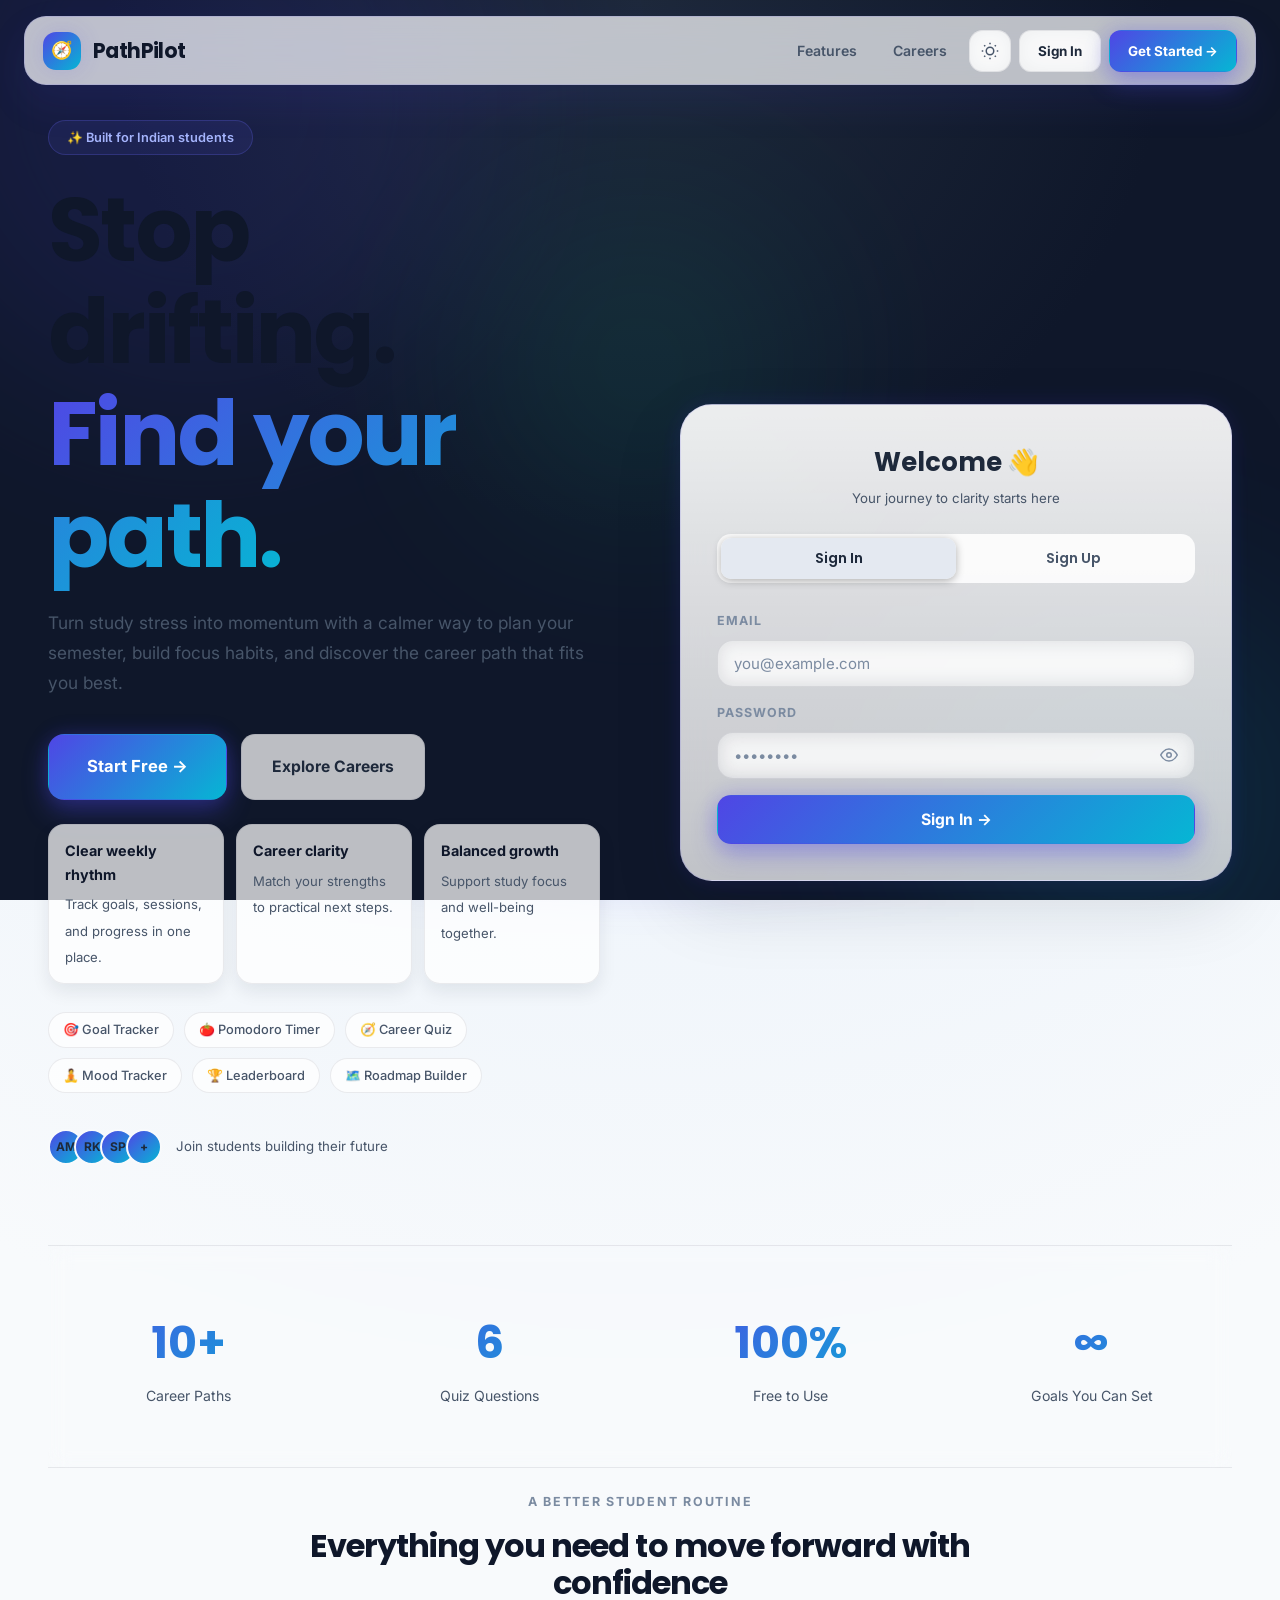
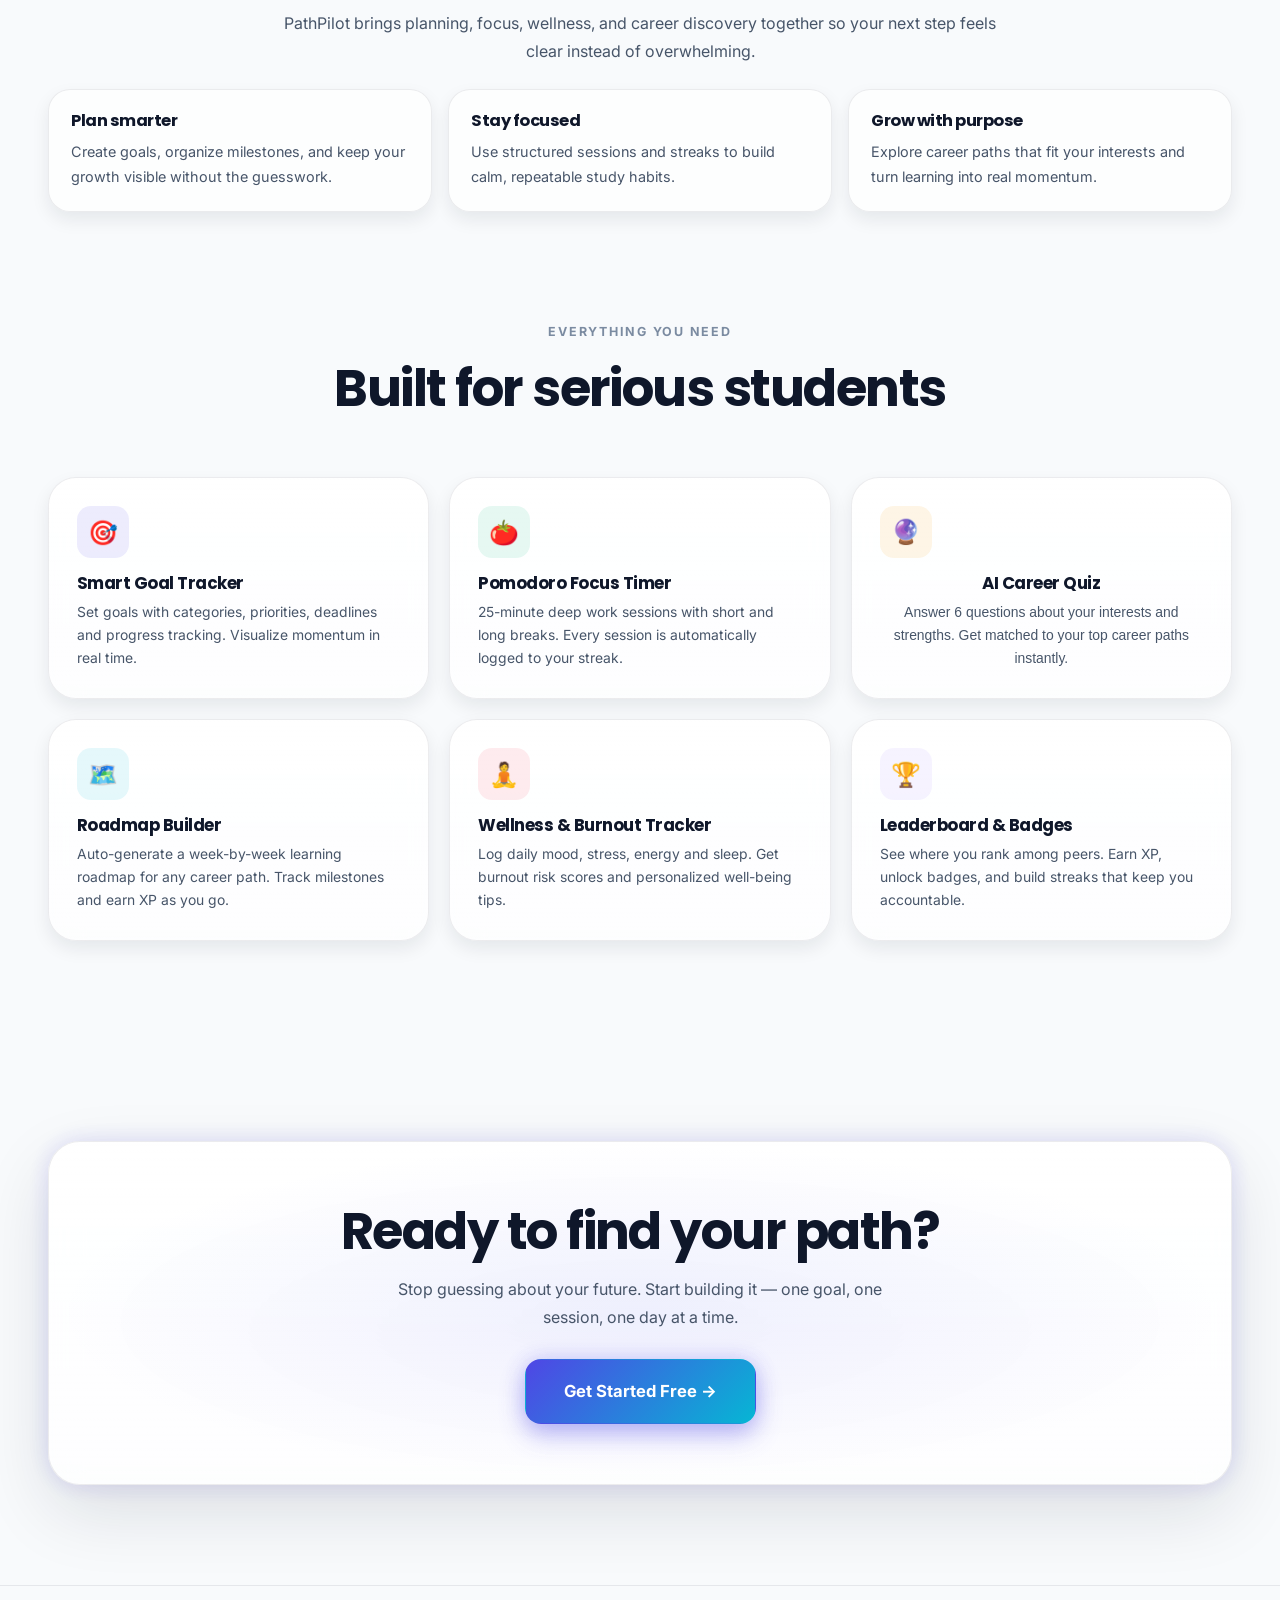
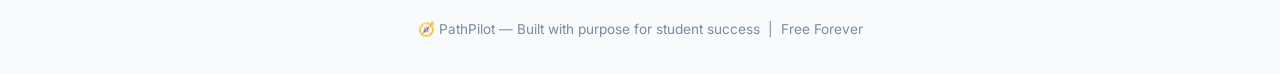
<file: frontend/focus.html>
<!DOCTYPE html>
<html lang="en">
<head>
  <meta charset="UTF-8"/>
  <meta name="viewport" content="width=device-width, initial-scale=1.0"/>
  <title>Focus Timer - PathPilot</title>
  <link rel="stylesheet" href="css/main.css"/>
  <style>
    .focus-layout {
      display: grid;
      grid-template-columns: 1fr 380px;
      gap: 28px;
      padding: 12px 28px 32px;
      max-width: 1180px;
      margin: 0 auto;
    }

    .timer-card,
    .focus-stats-card,
    .chart-card,
    .guide-card {
      background: var(--grad-surface);
      border: 1px solid var(--border);
      border-radius: 28px;
      backdrop-filter: blur(16px);
      box-shadow: var(--shadow-md);
    }

    .timer-card {
      padding: 34px;
      display: flex;
      flex-direction: column;
      align-items: center;
      gap: 24px;
      position: relative;
      overflow: hidden;
    }

    .timer-card::before {
      content: '';
      position: absolute;
      inset: 0;
      background: radial-gradient(circle at top, rgba(79, 70, 229, 0.16), transparent 50%);
      pointer-events: none;
    }

    .mode-tabs {
      display: flex;
      gap: 8px;
      background: rgba(255, 255, 255, 0.05);
      border: 1px solid var(--border);
      border-radius: var(--r-full);
      padding: 6px;
    }

    .mode-btn {
      padding: 10px 20px;
      border: none;
      border-radius: var(--r-full);
      background: transparent;
      color: var(--text-2);
      font-family: var(--font-body);
      font-size: 0.86rem;
      font-weight: 700;
      cursor: pointer;
      transition: all 0.2s;
    }

    .mode-btn.active {
      background: var(--grad-primary);
      color: #fff;
      box-shadow: var(--glow-indigo);
    }

    .timer-ring-wrap { position: relative; width: 290px; height: 290px; }
    .timer-svg { transform: rotate(-90deg); }
    .timer-ring-bg { fill: none; stroke: rgba(255, 255, 255, 0.09); stroke-width: 10; }
    #timer-ring {
      fill: none;
      stroke: #4f46e5;
      stroke-width: 10;
      stroke-linecap: round;
      transition: stroke-dashoffset 0.9s linear, stroke 0.3s ease;
      filter: drop-shadow(0 0 14px rgba(79, 70, 229, 0.45));
    }

    .timer-display {
      position: absolute;
      inset: 0;
      display: flex;
      flex-direction: column;
      align-items: center;
      justify-content: center;
    }

    #timer-display {
      font-family: var(--font-display);
      font-size: 3.9rem;
      font-weight: 800;
      letter-spacing: -0.05em;
      background: var(--grad-primary);
      -webkit-background-clip: text;
      -webkit-text-fill-color: transparent;
      background-clip: text;
    }

    .timer-mode-label {
      font-size: 0.88rem;
      color: var(--text-2);
      margin-top: 8px;
      text-transform: uppercase;
      letter-spacing: 0.12em;
    }

    .timer-controls { display: flex; gap: 12px; align-items: center; }
    #start-btn { min-width: 170px; }
    .subject-wrap { width: 100%; max-width: 460px; }
    .subject-wrap label { display: block; font-size: 0.78rem; font-weight: 700; color: var(--text-3); text-transform: uppercase; letter-spacing: 0.1em; margin-bottom: 8px; }

    .session-chips { display: flex; gap: 8px; }
    .session-chip {
      width: 16px;
      height: 16px;
      border-radius: 50%;
      background: rgba(255, 255, 255, 0.08);
      border: 1px solid var(--border);
      transition: all 0.3s ease;
    }
    .session-chip.done { background: var(--grad-primary); box-shadow: var(--glow-indigo); transform: scale(1.08); }

    .focus-side { display: flex; flex-direction: column; gap: 20px; }
    .focus-stats-card, .chart-card, .guide-card { padding: 24px; }
    .focus-stat-row { display: flex; justify-content: space-between; padding: 12px 0; border-bottom: 1px solid var(--border); }
    .focus-stat-row:last-child { border-bottom: none; }
    .fsr-label { font-size: 0.85rem; color: var(--text-2); }
    .fsr-val { font-family: var(--font-display); font-weight: 800; color: var(--text-1); }

    #weekly-chart { display: flex; gap: 10px; align-items: flex-end; height: 120px; margin-top: 18px; }
    .chart-col { display: flex; flex-direction: column; align-items: center; gap: 6px; flex: 1; }
    .chart-bar-wrap { flex: 1; width: 100%; display: flex; align-items: flex-end; }
    .chart-bar { width: 100%; border-radius: 12px 12px 4px 4px; background: rgba(255, 255, 255, 0.08); min-height: 6px; transition: height 0.6s var(--ease-out); }
    .chart-bar.today { background: var(--grad-primary); box-shadow: var(--glow-indigo); }
    .chart-label, .chart-mins { font-size: 0.72rem; color: var(--text-3); }

    .guide-step { display: flex; gap: 12px; padding: 12px 0; border-bottom: 1px solid var(--border); }
    .guide-step:last-child { border-bottom: none; }
    .guide-step-num {
      width: 28px;
      height: 28px;
      border-radius: 50%;
      background: var(--indigo-soft);
      color: var(--text-1);
      font-size: 0.75rem;
      font-weight: 700;
      display: flex;
      align-items: center;
      justify-content: center;
      flex-shrink: 0;
    }
    .guide-step-text { font-size: 0.88rem; color: var(--text-2); line-height: 1.6; }

    .focus-icon {
      display: inline-flex;
      align-items: center;
      justify-content: center;
    }

    .focus-icon svg {
      width: 18px;
      height: 18px;
      stroke: currentColor;
      fill: none;
      stroke-width: 2;
      stroke-linecap: round;
      stroke-linejoin: round;
    }

    @media (max-width: 900px) {
      .focus-layout { grid-template-columns: 1fr; padding: 4px 20px 24px; }
    }
  </style>
</head>
<body>
  <nav class="navbar">
    <div class="nav-brand"><div class="nav-brand-icon">
      <svg viewBox="0 0 24 24" width="18" height="18" fill="none" stroke="currentColor" stroke-width="2" stroke-linecap="round" stroke-linejoin="round" aria-hidden="true">
        <circle cx="12" cy="12" r="8"></circle>
        <path d="M12 4v8l5 3"></path>
      </svg>
    </div> PathPilot</div>
    <div class="nav-links">
      <a href="dashboard.html" class="nav-link">Dashboard</a>
      <a href="focus.html" class="nav-link active">Focus</a>
      <a href="career.html" class="nav-link hide-mobile">Careers</a>
      <a href="wellness.html" class="nav-link hide-mobile">Wellness</a>
      <button type="button" class="theme-toggle nav-link" id="theme-toggle" aria-label="Switch to light mode">
        <svg viewBox="0 0 24 24" fill="none" stroke="currentColor" stroke-width="2"><path d="M21 12.79A9 9 0 1 1 11.21 3 7 7 0 0 0 21 12.79z"></path></svg>
      </button>
      <button id="logout-btn" class="btn btn-ghost btn-sm">Sign Out</button>
    </div>
  </nav>

  <div class="page-wrapper">
    <div class="focus-layout">
      <div class="timer-card">
        <span class="badge badge-indigo">Deep Work Studio</span>
        <h2 style="font-size:1.5rem">Stay locked in</h2>

        <div class="mode-tabs">
          <button class="mode-btn active" data-mode="pomodoro">Focus 25m</button>
          <button class="mode-btn" data-mode="short">Break 5m</button>
          <button class="mode-btn" data-mode="long">Long 15m</button>
        </div>

        <div class="timer-ring-wrap">
          <svg class="timer-svg" width="290" height="290" viewBox="0 0 290 290">
            <circle class="timer-ring-bg" cx="145" cy="145" r="122"/>
            <circle id="timer-ring" cx="145" cy="145" r="122" stroke-dasharray="767" stroke-dashoffset="767"/>
          </svg>
          <div class="timer-display">
            <div id="timer-display">25:00</div>
            <div class="timer-mode-label">Focus Session</div>
          </div>
        </div>

        <div class="subject-wrap">
          <label>What are you studying?</label>
          <input id="subject-input" type="text" class="form-input" placeholder="e.g. Data Structures, React..." list="goal-suggestions"/>
          <datalist id="goal-suggestions"></datalist>
        </div>

        <div class="timer-controls">
          <button id="start-btn" class="btn btn-ghost">Start</button>
          <button id="reset-btn" class="btn btn-ghost btn-icon" title="Reset">
            <span class="focus-icon" aria-hidden="true">
              <svg viewBox="0 0 24 24"><path d="M3 12a9 9 0 1 0 3-6.7"></path><path d="M3 3v6h6"></path></svg>
            </span>
          </button>
        </div>

        <div>
          <p class="text-small text-muted text-center" style="margin-bottom:10px">Sessions completed: <strong id="sessions-count">0</strong> / 4</p>
          <div class="session-chips">
            <div class="session-chip" id="chip-1"></div>
            <div class="session-chip" id="chip-2"></div>
            <div class="session-chip" id="chip-3"></div>
            <div class="session-chip" id="chip-4"></div>
          </div>
        </div>
      </div>

      <div class="focus-side">
        <div class="focus-stats-card">
          <div class="section-title">Your Stats</div>
          <div style="margin-top:14px">
            <div class="focus-stat-row">
              <span class="fsr-label">Total Hours</span>
              <span class="fsr-val grad-text" id="stat-total-hours">0</span>
            </div>
            <div class="focus-stat-row">
              <span class="fsr-label">Day Streak</span>
              <span class="fsr-val" id="stat-streak">0</span>
            </div>
          </div>
        </div>

        <div class="chart-card">
          <div class="section-title">This Week</div>
          <div id="weekly-chart"><p class="text-small text-muted">Loading...</p></div>
        </div>

        <div class="guide-card">
          <div class="section-title" style="margin-bottom:14px">How it works</div>
          <div class="guide-step">
            <div class="guide-step-num">1</div>
            <div class="guide-step-text">Pick a topic and define a clear target before you begin.</div>
          </div>
          <div class="guide-step">
            <div class="guide-step-num">2</div>
            <div class="guide-step-text">Work deeply for 25 minutes with zero distractions.</div>
          </div>
          <div class="guide-step">
            <div class="guide-step-num">3</div>
            <div class="guide-step-text">Take a short reset when the timer ends.</div>
          </div>
          <div class="guide-step">
            <div class="guide-step-num">4</div>
            <div class="guide-step-text">After four rounds, switch to a longer recovery break.</div>
          </div>
        </div>
      </div>
    </div>
  </div>

  <div class="toast-container"></div>
  <script src="js/theme.js"></script>
  <script src="js/api.js"></script>
  <script src="js/utils.js"></script>
  <script src="js/focus.js"></script>
  <script>
    document.getElementById('theme-toggle').addEventListener('click', (e) => {
      e.preventDefault();
      if (window.themeManager) window.themeManager.toggle();
    });
  </script>
</body>
</html>
</file>
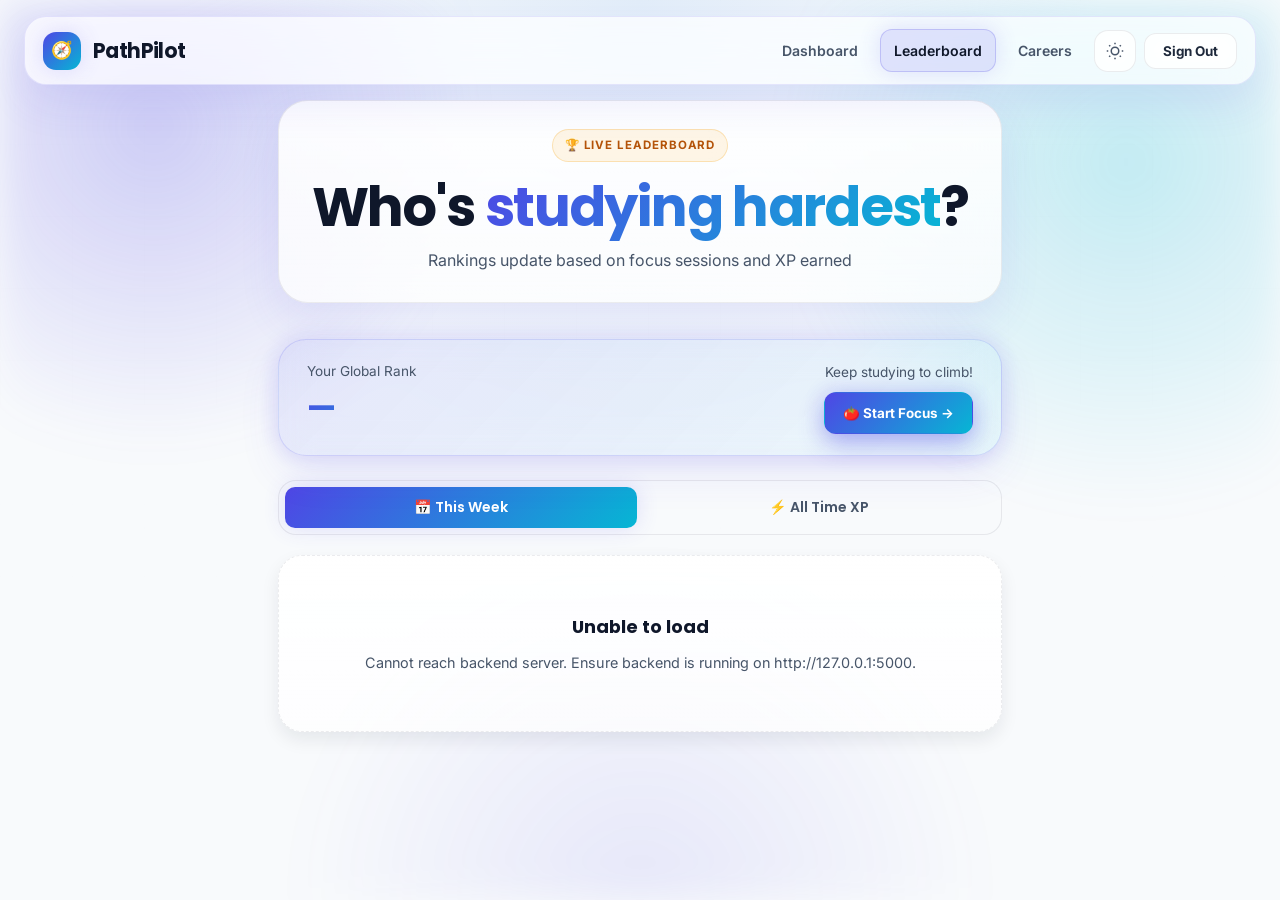
<file: frontend/leaderboard.html>
<!DOCTYPE html>
<html lang="en">
<head>
  <meta charset="UTF-8"/>
  <meta name="viewport" content="width=device-width, initial-scale=1.0"/>
  <title>Leaderboard — PathPilot</title>
  <link rel="stylesheet" href="css/main.css"/>
  <style>
    .lb-layout { max-width: 780px; margin: 0 auto; padding: 40px 28px; }
    .lb-hero   { text-align: center; margin-bottom: 36px; }
    .lb-hero h2 { margin-bottom: 8px; }

    .my-rank-banner {
      background: linear-gradient(135deg, rgba(99,102,241,0.12), rgba(34,211,238,0.06));
      border: 1px solid rgba(99,102,241,0.2); border-radius: var(--r-xl);
      padding: 20px 28px; display: flex; justify-content: space-between; align-items: center;
      margin-bottom: 24px;
    }
    .mrb-label { font-size: 0.85rem; color: var(--text-2); }
    .mrb-rank  { font-family: var(--font-display); font-size: 2rem; font-weight: 700; }
    .mrb-rank.grad { background: var(--grad-primary); -webkit-background-clip:text; -webkit-text-fill-color:transparent; background-clip:text; }

    .board-tabs { display: flex; gap: 6px; background: var(--surface-2); border-radius: var(--r-md); padding: 4px; margin-bottom: 20px; }
    .board-tab-btn {
      flex: 1; padding: 10px; border: none; border-radius: var(--r-sm);
      background: transparent; color: var(--text-2);
      font-family: var(--font-display); font-size: 0.88rem; font-weight: 600;
      cursor: pointer; transition: all 0.2s;
    }
    .board-tab-btn.active { background: var(--surface-3); color: var(--text); }

    .board-row {
      display: flex; align-items: center; gap: 16px;
      padding: 14px 18px; background: var(--surface);
      border: 1px solid var(--border); border-radius: var(--r-lg);
      margin-bottom: 8px; transition: all 0.2s;
    }
    .board-row:hover  { border-color: var(--border-2); transform: translateX(4px); }
    .board-row.is-me  { border-color: rgba(99,102,241,0.35); background: var(--indigo-soft); }
    .board-rank  { font-family: var(--font-display); font-size: 1.15rem; width: 32px; text-align: center; }
    .board-avatar {
      width: 42px; height: 42px; border-radius: 50%;
      background: var(--grad-primary); display: flex; align-items: center; justify-content: center;
      font-family: var(--font-display); font-size: 0.9rem; font-weight: 700; flex-shrink: 0;
    }
    .board-info  { flex: 1; min-width: 0; }
    .board-score { text-align: right; }
    .board-score .fw-700 { font-family: var(--font-display); font-size: 1.1rem; }
  </style>
  <style>
    .lb-layout { padding-top: 8px; }

    .lb-hero {
      background: var(--grad-surface);
      border: 1px solid var(--border);
      border-radius: 30px;
      padding: 28px;
      box-shadow: var(--shadow-md);
      backdrop-filter: blur(16px);
    }

    .lb-hero h2 {
      font-size: clamp(2rem, 5vw, 3.4rem);
    }

    .my-rank-banner {
      border-radius: 28px;
      box-shadow: var(--shadow-md), var(--glow-indigo);
      backdrop-filter: blur(16px);
    }

    .board-tabs {
      border: 1px solid var(--border);
      border-radius: 18px;
      padding: 6px;
      background: rgba(255, 255, 255, 0.05);
    }

    .board-tab-btn.active {
      background: var(--grad-primary);
      color: #fff;
      box-shadow: var(--glow-indigo);
    }

    .board-row {
      background: var(--grad-surface);
      border-radius: 22px;
      box-shadow: var(--shadow-sm);
      backdrop-filter: blur(14px);
    }

    .board-row:hover {
      transform: translateX(6px) translateY(-2px);
      box-shadow: var(--shadow-md), var(--glow-indigo);
    }
  </style>
</head>
<body>
  <nav class="navbar">
    <div class="nav-brand"><div class="nav-brand-icon">🧭</div> PathPilot</div>
    <div class="nav-links">
      <a href="dashboard.html"   class="nav-link">Dashboard</a>
      <a href="leaderboard.html" class="nav-link active">Leaderboard</a>
      <a href="career.html"      class="nav-link hide-mobile">Careers</a>
      <button type="button" class="theme-toggle nav-link" id="theme-toggle" aria-label="Switch to light mode">
        <svg viewBox="0 0 24 24" fill="none" stroke="currentColor" stroke-width="2"><path d="M21 12.79A9 9 0 1 1 11.21 3 7 7 0 0 0 21 12.79z"></path></svg>
      </button>
      <button id="logout-btn"    class="btn btn-ghost btn-sm">Sign Out</button>
    </div>
  </nav>

  <div class="page-wrapper">
    <div class="lb-layout">
      <div class="lb-hero">
        <span class="badge badge-amber" style="margin-bottom:14px">🏆 Live Leaderboard</span>
        <h2>Who's <span class="grad-text">studying hardest</span>?</h2>
        <p class="text-muted" style="margin-top:8px">Rankings update based on focus sessions and XP earned</p>
      </div>

      <div class="my-rank-banner">
        <div>
          <div class="mrb-label">Your Global Rank</div>
          <div class="mrb-rank grad" id="my-rank">—</div>
        </div>
        <div style="text-align:right">
          <div class="mrb-label">Keep studying to climb!</div>
          <a href="focus.html" class="btn btn-primary btn-sm" style="margin-top:8px">🍅 Start Focus →</a>
        </div>
      </div>

      <div class="board-tabs">
        <button class="board-tab-btn active" data-panel="weekly-board-wrap">📅 This Week</button>
        <button class="board-tab-btn"        data-panel="alltime-board-wrap">⚡ All Time XP</button>
      </div>

      <div id="weekly-board-wrap" class="board-panel">
        <div id="weekly-board"><p class="text-muted text-small">Loading…</p></div>
      </div>
      <div id="alltime-board-wrap" class="board-panel" style="display:none">
        <div id="alltime-board"><p class="text-muted text-small">Loading…</p></div>
      </div>
    </div>
  </div>

  <div class="toast-container"></div>
  <script src="js/theme.js"></script>
  <script src="js/api.js"></script>
  <script src="js/utils.js"></script>
  <script src="js/leaderboard.js"></script>
  <script>
    document.getElementById('theme-toggle').addEventListener('click', (e) => {
      e.preventDefault();
      if (window.themeManager) window.themeManager.toggle();
    });
  </script>
</body>
</html>
</file>
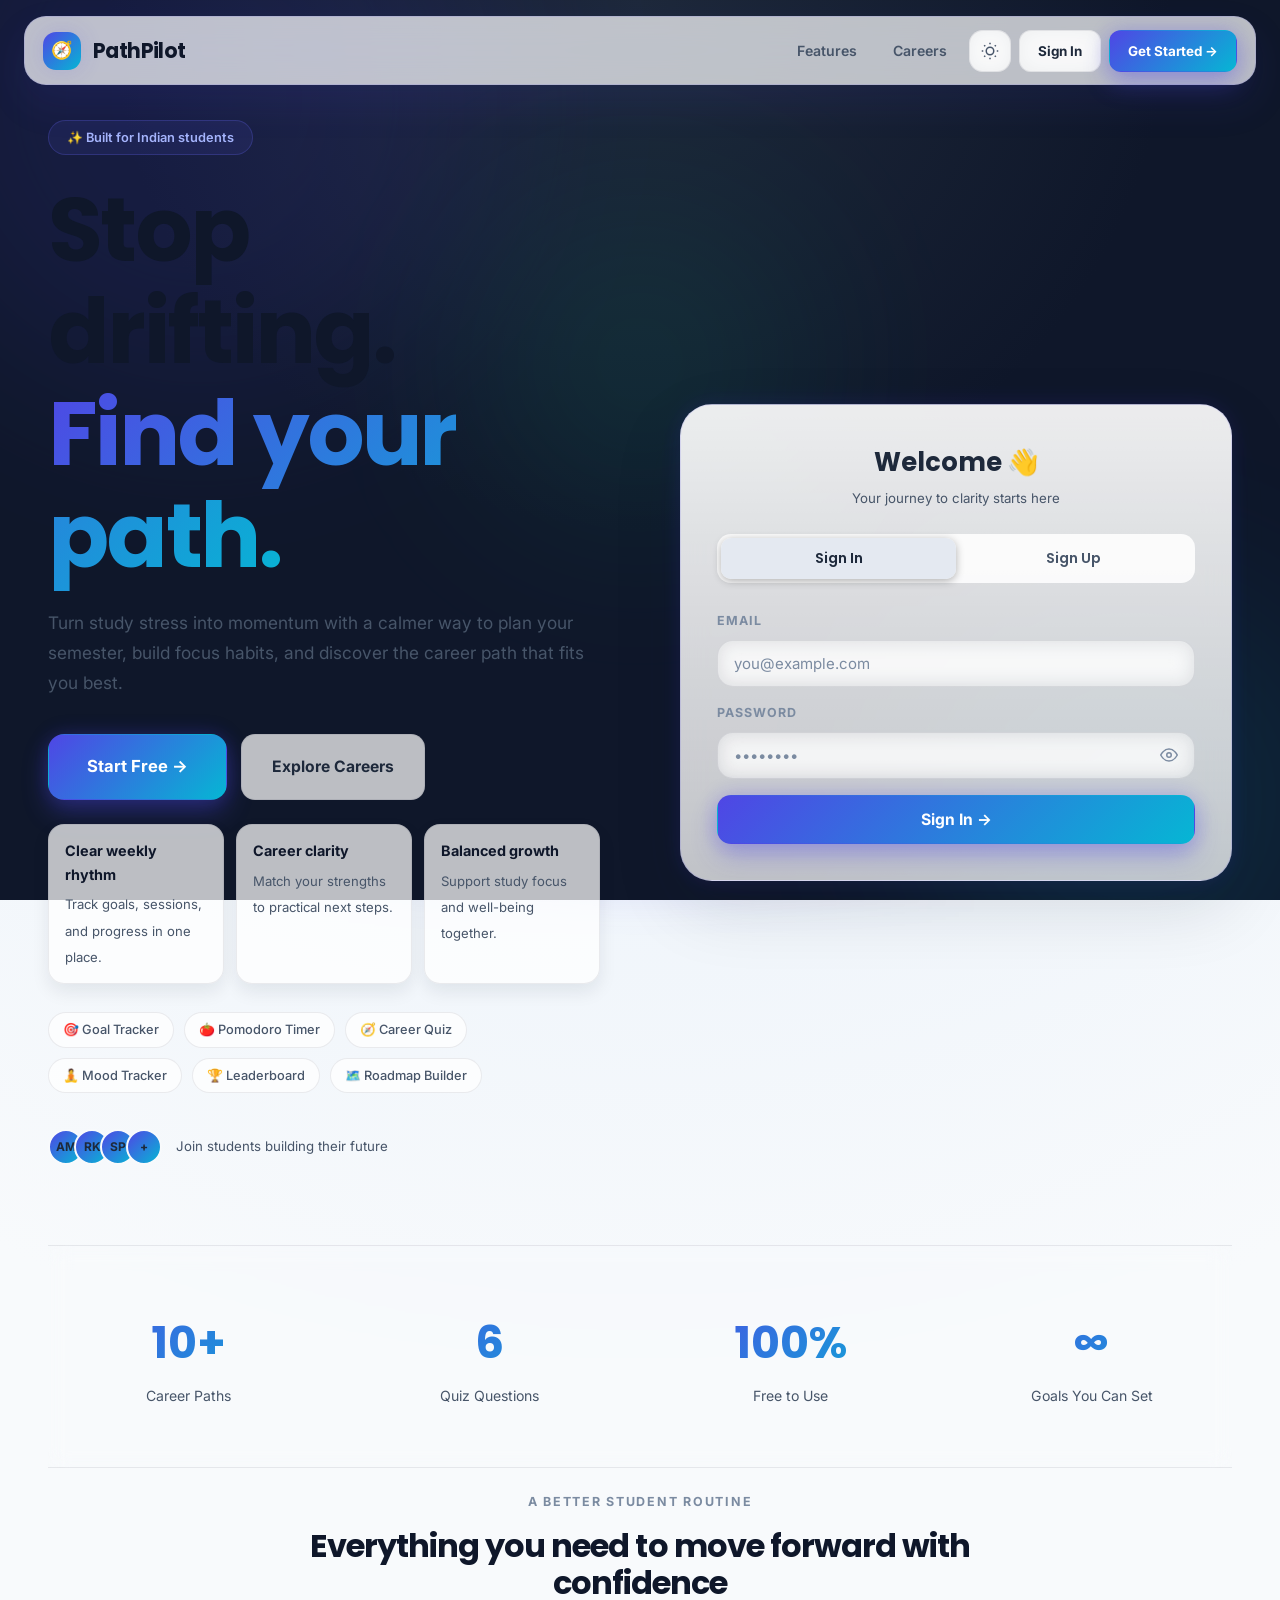
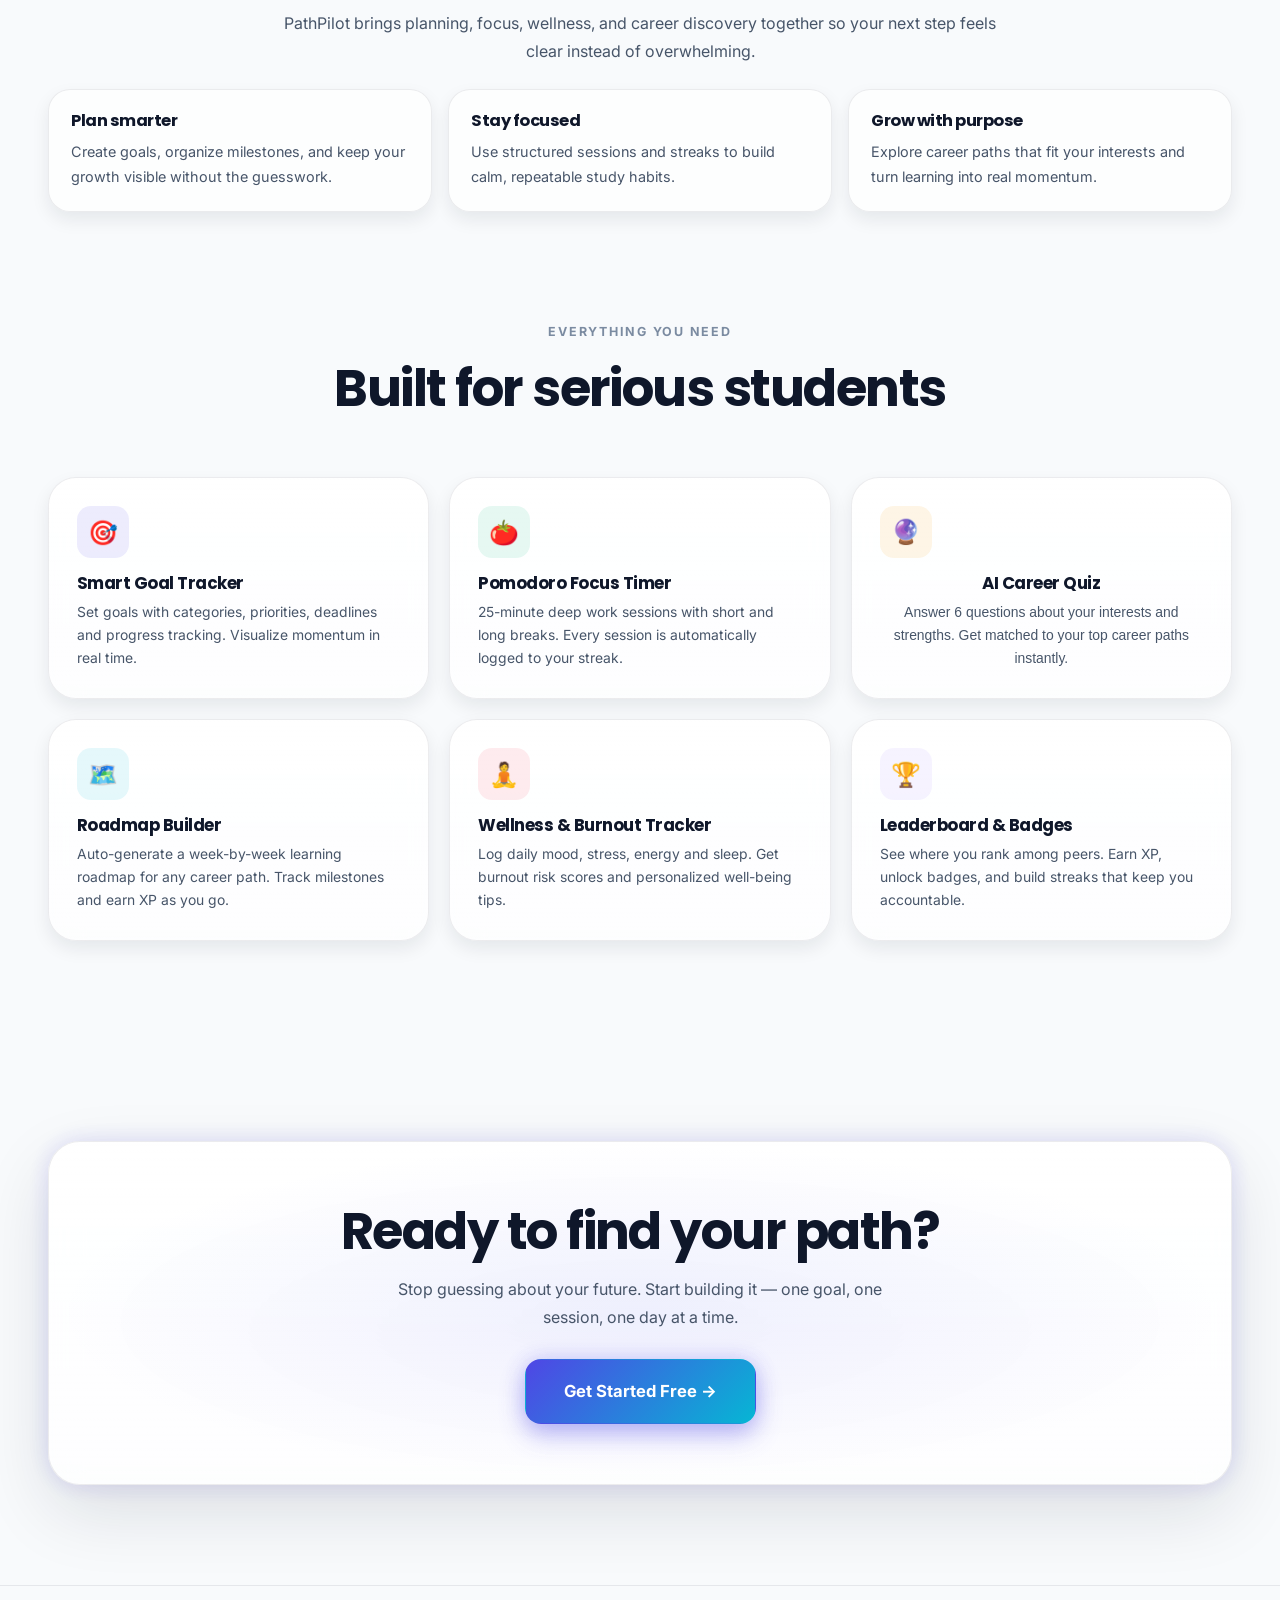
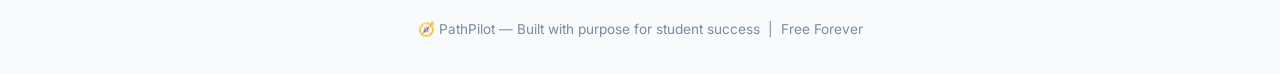
<file: frontend/roadmap.html>
<!DOCTYPE html>
<html lang="en">
<head>
  <meta charset="UTF-8"/>
  <meta name="viewport" content="width=device-width, initial-scale=1.0"/>
  <title>My Roadmap — PathPilot</title>
  <link rel="stylesheet" href="css/main.css"/>
  <style>
    .roadmap-layout { max-width: 860px; margin: 0 auto; padding: 40px 28px; }

    .roadmap-hero { margin-bottom: 36px; }
    .roadmap-hero h2 { margin-bottom: 8px; }

    .roadmap-card   { margin-bottom: 28px; }
    .roadmap-header { display: flex; justify-content: space-between; align-items: flex-start; margin-bottom: 4px; }
    .roadmap-title  { font-family: var(--font-display); font-size: 1.25rem; font-weight: 700; }
    .roadmap-pct-badge {
      font-family: var(--font-display); font-size: 1.4rem; font-weight: 700;
      background: var(--grad-primary); -webkit-background-clip:text; -webkit-text-fill-color:transparent; background-clip:text;
    }

    .milestones-list { display: flex; flex-direction: column; gap: 10px; margin-top: 16px; }
    .milestone-row {
      display: flex; gap: 16px; padding: 16px;
      background: var(--surface-2); border: 1px solid var(--border);
      border-radius: var(--r-lg); cursor: pointer; transition: all 0.2s;
    }
    .milestone-row:hover       { border-color: var(--border-2); background: var(--surface-3); }
    .milestone-row.done        { opacity: 0.65; }
    .milestone-row.done .ms-title { text-decoration: line-through; color: var(--text-2); }
    .ms-check    { font-size: 1.2rem; flex-shrink: 0; margin-top: 1px; }
    .ms-week     { margin-bottom: 3px; }
    .ms-title    { font-weight: 700; font-size: 0.95rem; margin-bottom: 4px; }
    .ms-desc     { line-height: 1.5; }
    .ms-resources { display: flex; flex-wrap: wrap; gap: 6px; margin-top: 8px; }

    .skill-chips { display: flex; flex-wrap: wrap; gap: 6px; }
    .skill-chip  { padding: 3px 12px; border-radius: var(--r-full); background: var(--surface-2); border: 1px solid var(--border); font-size: 0.76rem; color: var(--text-2); }
  </style>
  <style>
    .roadmap-layout { padding-top: 8px; }

    .roadmap-hero {
      background: var(--grad-surface);
      border: 1px solid var(--border);
      border-radius: 30px;
      padding: 28px;
      box-shadow: var(--shadow-md);
      backdrop-filter: blur(16px);
    }

    .roadmap-hero h2 {
      font-size: clamp(2rem, 5vw, 3.4rem);
    }

    .roadmap-card {
      box-shadow: var(--shadow-md);
    }

    .milestone-row {
      background: rgba(255, 255, 255, 0.05);
      border-radius: 22px;
      backdrop-filter: blur(12px);
    }

    .milestone-row:hover {
      border-color: rgba(79, 70, 229, 0.28);
      box-shadow: var(--glow-indigo);
      transform: translateY(-2px);
    }

    .skill-chip {
      background: rgba(255, 255, 255, 0.05);
    }
  </style>
</head>
<body>
  <nav class="navbar">
    <div class="nav-brand"><div class="nav-brand-icon">🧭</div> PathPilot</div>
    <div class="nav-links">
      <a href="dashboard.html" class="nav-link">Dashboard</a>
      <a href="roadmap.html"   class="nav-link active">Roadmap</a>
      <a href="career.html"    class="nav-link hide-mobile">Careers</a>
      <button type="button" class="theme-toggle nav-link" id="theme-toggle" aria-label="Switch to light mode">
        <svg viewBox="0 0 24 24" fill="none" stroke="currentColor" stroke-width="2"><path d="M21 12.79A9 9 0 1 1 11.21 3 7 7 0 0 0 21 12.79z"></path></svg>
      </button>
      <button id="logout-btn"  class="btn btn-ghost btn-sm">Sign Out</button>
    </div>
  </nav>

  <div class="page-wrapper">
    <div class="roadmap-layout">
      <div class="roadmap-hero">
        <span class="badge badge-emerald" style="margin-bottom:12px">🗺️ Learning Roadmaps</span>
        <h2>Your <span class="grad-text">learning path</span></h2>
        <p class="text-muted" style="margin-top:8px">Auto-generated week-by-week plans. Check off milestones to earn XP.</p>
      </div>

      <div id="roadmaps-container">
        <div class="empty-state"><div class="empty-emoji">⏳</div><p>Loading…</p></div>
      </div>
    </div>
  </div>

  <div class="toast-container"></div>
  <script src="js/theme.js"></script>
  <script src="js/api.js"></script>
  <script src="js/utils.js"></script>
  <script src="js/roadmap.js"></script>
  <script>
    document.getElementById('theme-toggle').addEventListener('click', (e) => {
      e.preventDefault();
      if (window.themeManager) window.themeManager.toggle();
    });
  </script>
</body>
</html>
</file>
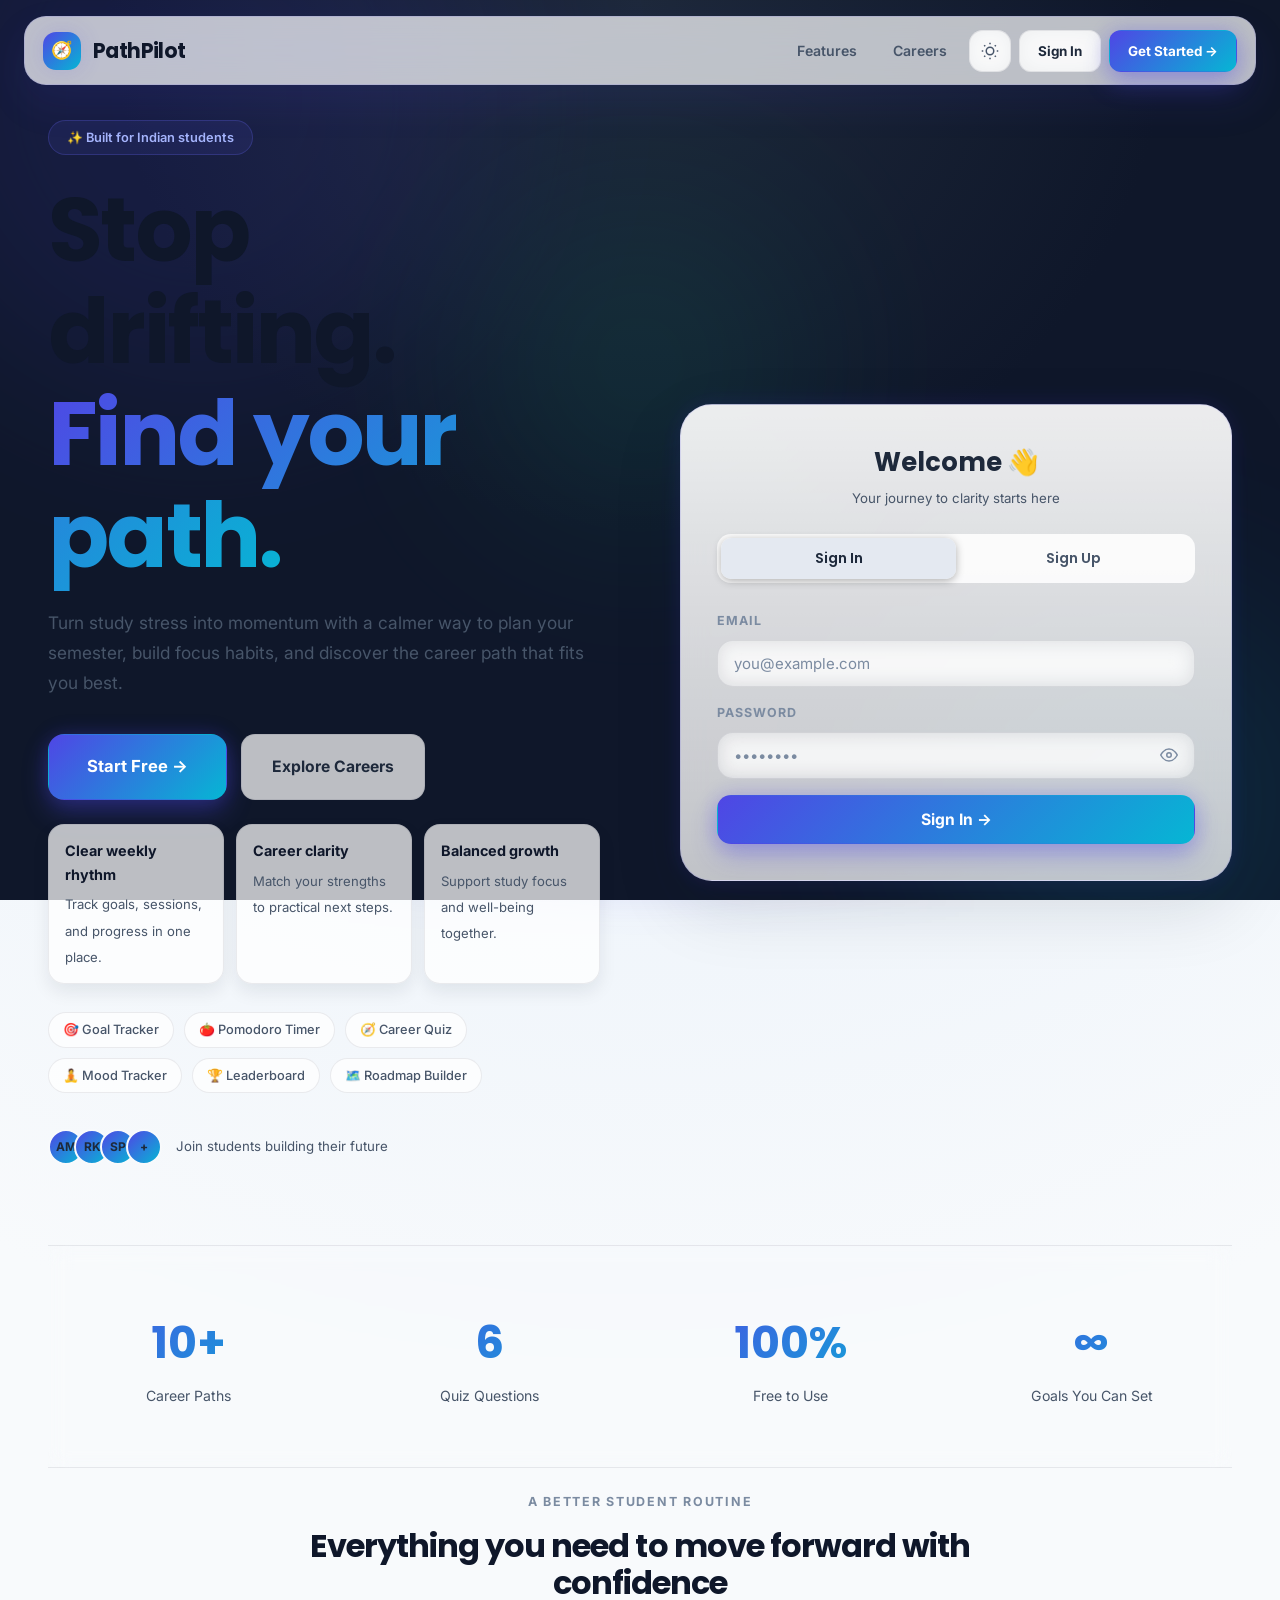
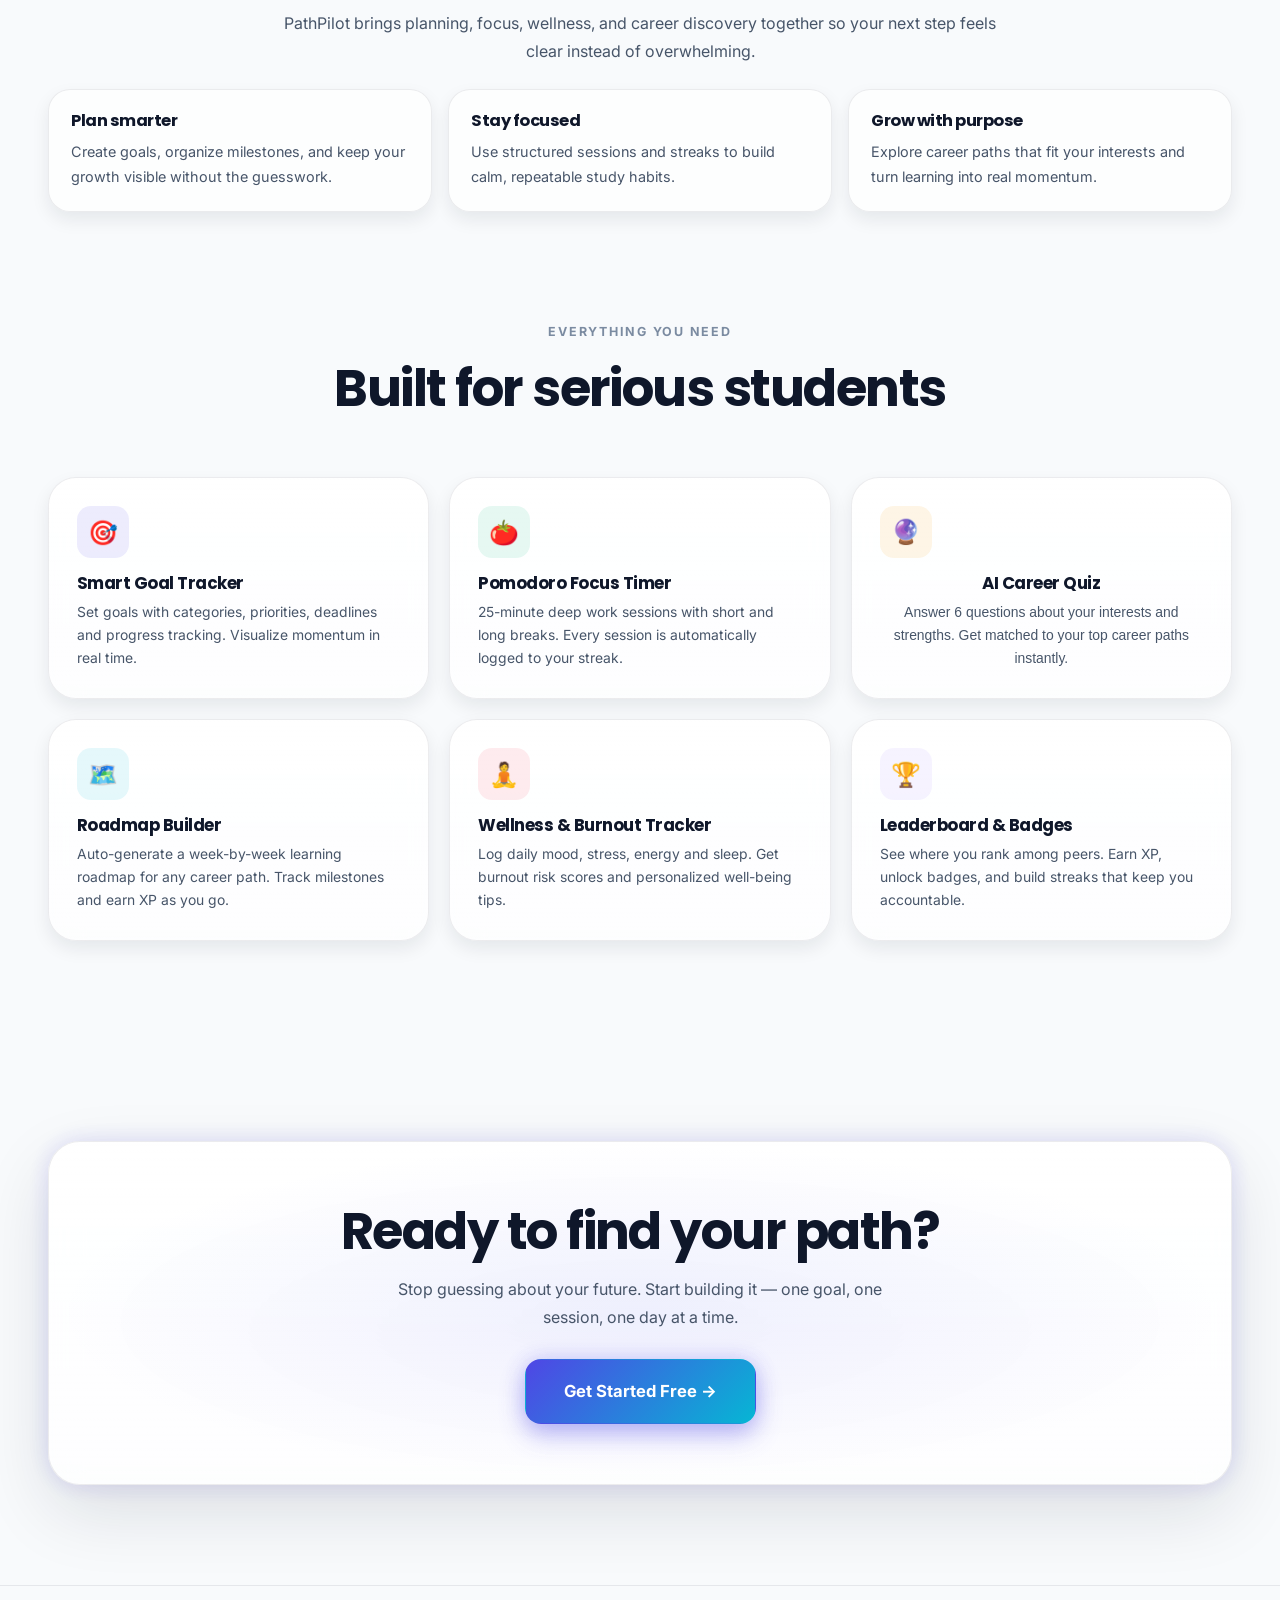
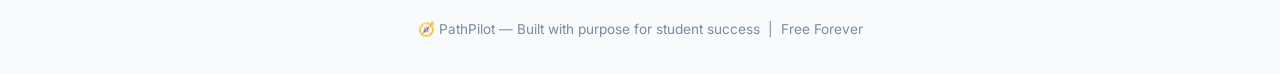
<file: frontend/wellness.html>
<!DOCTYPE html>
<html lang="en">
<head>
  <meta charset="UTF-8"/>
  <meta name="viewport" content="width=device-width, initial-scale=1.0"/>
  <title>Wellness — PathPilot</title>
  <link rel="stylesheet" href="css/main.css"/>
  <style>
    .wellness-layout { display: grid; grid-template-columns: 1fr 360px; gap: 28px; padding: 36px 32px; max-width: 1100px; margin: 0 auto; }

    .burnout-card {
      background: var(--surface); border: 1px solid var(--border); border-radius: var(--r-xl); padding: 28px;
      display: flex; gap: 24px; align-items: center;
    }
    .burnout-dial {
      width: 100px; height: 100px; border-radius: 50%;
      background: var(--surface-2);
      display: flex; align-items: center; justify-content: center;
      font-family: var(--font-display); font-size: 1.5rem; font-weight: 700; flex-shrink: 0;
      position: relative; border: 3px solid var(--border);
    }
    .burnout-dial-inner { display: flex; flex-direction: column; align-items: center; }
    #burnout-score  { font-size: 1.4rem; font-weight: 700; }
    .bd-label { font-size: 0.65rem; color: var(--text-3); text-transform: uppercase; }

    .mood-form-card { background: var(--surface); border: 1px solid var(--border); border-radius: var(--r-xl); padding: 28px; }
    .mood-emojis { display: flex; justify-content: space-between; margin: 12px 0 20px; gap: 6px; }
    .mood-emoji-btn {
      display: flex; flex-direction: column; align-items: center; gap: 6px;
      padding: 10px 12px; border-radius: var(--r-lg);
      background: var(--surface-2); border: 1.5px solid var(--border);
      cursor: pointer; transition: all 0.18s; font-size: 1.6rem; flex: 1;
    }
    .mood-emoji-btn span.mood-lbl { font-size: 0.62rem; color: var(--text-3); font-weight: 500; }
    .mood-emoji-btn.selected { border-color: var(--indigo); background: var(--indigo-soft); transform: scale(1.08); }

    .mood-sliders { display: grid; grid-template-columns: 1fr 1fr 1fr; gap: 12px; }
    .slider-group label { display: block; font-size: 0.75rem; font-weight: 600; color: var(--text-2); text-transform: uppercase; letter-spacing: 0.06em; margin-bottom: 6px; }
    .slider-group input[type=range] { width: 100%; accent-color: var(--indigo); }

    .mood-tags  { display: flex; flex-wrap: wrap; gap: 8px; margin: 12px 0; }
    .tag-chip   { padding: 6px 14px; border-radius: var(--r-full); background: var(--surface-2); border: 1px solid var(--border); font-size: 0.8rem; color: var(--text-2); cursor: pointer; transition: all 0.18s; }
    .tag-chip:hover  { border-color: var(--indigo); }
    .tag-chip.active { background: var(--indigo-soft); border-color: rgba(99,102,241,0.4); color: #a5b4fc; }

    .mood-chart-card { background: var(--surface); border: 1px solid var(--border); border-radius: var(--r-xl); padding: 24px; }
    .mood-bars       { display: flex; gap: 12px; align-items: flex-end; height: 120px; }
    .mood-bar-col    { display: flex; flex-direction: column; align-items: center; gap: 4px; flex: 1; }
    .mood-bar-emoji  { font-size: 1rem; }
    .mood-bar-track  { width: 100%; height: 80px; background: var(--surface-2); border-radius: 6px; display: flex; align-items: flex-end; overflow: hidden; }
    .mood-bar-fill   { width: 100%; border-radius: 6px; transition: height 0.6s var(--ease-out); min-height: 4px; }
    .mood-bar-date   { font-size: 0.65rem; color: var(--text-3); }

    .mood-entry-card {
      background: var(--surface-2); border-radius: var(--r-lg); padding: 14px 16px;
      display: flex; flex-wrap: wrap; gap: 12px; align-items: center; margin-bottom: 10px;
    }
    .mood-entry-left  { display: flex; gap: 12px; align-items: center; }
    .mood-entry-emoji { font-size: 1.5rem; }
    .mood-entry-label { font-weight: 700; font-size: 0.9rem; }
    .mood-entry-right { display: flex; gap: 6px; flex-wrap: wrap; margin-left: auto; }
    .mood-entry-note  { flex: 1 0 100%; margin-top: 4px; padding-top: 10px; border-top: 1px solid var(--border); }

    @media (max-width: 900px) { .wellness-layout { grid-template-columns: 1fr; padding: 24px 20px; } }
  </style>
  <style>
    .wellness-layout { padding-top: 8px; }

    .burnout-card,
    .mood-form-card,
    .mood-chart-card {
      background: var(--grad-surface);
      border-radius: 28px;
      box-shadow: var(--shadow-md);
      backdrop-filter: blur(16px);
    }

    .burnout-dial {
      background: radial-gradient(circle at top, rgba(79, 70, 229, 0.16), rgba(255, 255, 255, 0.04));
      box-shadow: var(--glow-indigo);
    }

    .mood-emoji-btn {
      background: rgba(255, 255, 255, 0.05);
      border-radius: 20px;
    }

    .mood-emoji-btn.selected {
      background: linear-gradient(135deg, rgba(79, 70, 229, 0.18), rgba(6, 182, 212, 0.14));
      box-shadow: var(--glow-indigo);
    }

    .tag-chip,
    .mood-entry-card {
      background: rgba(255, 255, 255, 0.05);
    }

    .tag-chip.active {
      background: var(--grad-primary);
      color: #fff;
      box-shadow: var(--glow-indigo);
    }

    .mood-bar-track {
      background: rgba(255, 255, 255, 0.06);
    }
  </style>
</head>
<body>
  <nav class="navbar">
    <div class="nav-brand"><div class="nav-brand-icon">🧭</div> PathPilot</div>
    <div class="nav-links">
      <a href="dashboard.html" class="nav-link">Dashboard</a>
      <a href="wellness.html"  class="nav-link active">Wellness</a>
      <a href="focus.html"     class="nav-link hide-mobile">Focus</a>
      <button type="button" class="theme-toggle nav-link" id="theme-toggle" aria-label="Switch to light mode">
        <svg viewBox="0 0 24 24" fill="none" stroke="currentColor" stroke-width="2"><path d="M21 12.79A9 9 0 1 1 11.21 3 7 7 0 0 0 21 12.79z"></path></svg>
      </button>
      <button id="logout-btn"  class="btn btn-ghost btn-sm">Sign Out</button>
    </div>
  </nav>

  <div class="page-wrapper">
    <div class="wellness-layout">
      <div style="display:flex;flex-direction:column;gap:22px">

        <div class="burnout-card">
          <div class="burnout-dial">
            <div class="burnout-dial-inner">
              <span id="burnout-score">—</span>
              <span class="bd-label">risk</span>
            </div>
          </div>
          <div>
            <div style="font-family:var(--font-display);font-size:1.15rem;font-weight:700;margin-bottom:4px">
              Burnout Risk: <span id="burnout-level">Calculating…</span>
            </div>
            <div id="burnout-tip" class="text-small text-muted" style="max-width:400px;line-height:1.6">Track your mood daily to get burnout insights.</div>
            <div style="margin-top:10px;font-size:.85rem;color:var(--text-2)">Avg Mood (7 days): <strong id="avg-mood">—</strong>/5</div>
          </div>
        </div>

        <div class="mood-chart-card">
          <div class="section-title" style="margin-bottom:4px">📈 7-Day Mood Trend</div>
          <p class="text-small text-muted" style="margin-bottom:4px">Your emotional journey this week</p>
          <div id="mood-chart"><p class="text-small text-muted" style="padding:20px 0">No data yet — start logging your mood!</p></div>
        </div>

        <div>
          <div class="section-title" style="margin-bottom:16px">📋 Mood History</div>
          <div id="mood-history-list">
            <div class="empty-state"><div class="empty-emoji">🧘</div><div class="empty-title">No entries yet</div></div>
          </div>
        </div>
      </div>

      <div>
        <div class="mood-form-card">
          <h3 style="margin-bottom:4px">Log Today's Mood</h3>
          <p class="text-small text-muted" style="margin-bottom:18px">Takes 30 seconds. Builds self-awareness.</p>

          <form id="mood-form" style="display:flex;flex-direction:column;gap:18px">
            <div>
              <div class="form-label" style="margin-bottom:10px">How are you feeling? *</div>
              <div class="mood-emojis">
                <button type="button" class="mood-emoji-btn" data-score="1">😞<span class="mood-lbl">Terrible</span></button>
                <button type="button" class="mood-emoji-btn" data-score="2">😕<span class="mood-lbl">Low</span></button>
                <button type="button" class="mood-emoji-btn" data-score="3">😐<span class="mood-lbl">Okay</span></button>
                <button type="button" class="mood-emoji-btn" data-score="4">🙂<span class="mood-lbl">Good</span></button>
                <button type="button" class="mood-emoji-btn" data-score="5">😄<span class="mood-lbl">Great</span></button>
              </div>
            </div>

            <div class="mood-sliders">
              <div class="slider-group">
                <label>Energy (1–5)</label>
                <input type="range" id="m-energy" min="1" max="5" value="3"/>
              </div>
              <div class="slider-group">
                <label>Stress (1–5)</label>
                <input type="range" id="m-stress" min="1" max="5" value="3"/>
              </div>
              <div class="slider-group">
                <label>Sleep (hrs)</label>
                <input type="range" id="m-sleep" min="2" max="12" step="0.5" value="7"/>
              </div>
            </div>

            <div>
              <div class="form-label" style="margin-bottom:8px">Tags</div>
              <div class="mood-tags">
                <button type="button" class="tag-chip" data-tag="productive">✅ Productive</button>
                <button type="button" class="tag-chip" data-tag="tired">😴 Tired</button>
                <button type="button" class="tag-chip" data-tag="exam_stress">📝 Exam Stress</button>
                <button type="button" class="tag-chip" data-tag="motivated">🔥 Motivated</button>
                <button type="button" class="tag-chip" data-tag="anxious">😰 Anxious</button>
                <button type="button" class="tag-chip" data-tag="calm">🧘 Calm</button>
                <button type="button" class="tag-chip" data-tag="social">👥 Social</button>
              </div>
            </div>

            <div class="form-group">
              <label class="form-label">Note (optional)</label>
              <textarea id="m-note" class="form-input" rows="2" placeholder="Anything on your mind today?"></textarea>
            </div>

            <button type="submit" class="btn btn-primary w-full">Log Today's Mood 🧘</button>
          </form>
        </div>
      </div>
    </div>
  </div>

  <div class="toast-container"></div>
  <script src="js/theme.js"></script>
  <script src="js/api.js"></script>
  <script src="js/utils.js"></script>
  <script src="js/wellness.js"></script>
  <script>
    document.getElementById('theme-toggle').addEventListener('click', (e) => {
      e.preventDefault();
      if (window.themeManager) window.themeManager.toggle();
    });
  </script>
</body>
</html>
</file>
<file: frontend/css/main.css>
@import url('https://fonts.googleapis.com/css2?family=Inter:wght@400;500;600;700;800&family=Poppins:wght@600;700;800&display=swap');

:root {
  color-scheme: dark;

  --bg: #0f172a;
  --bg-2: #111c34;
  --bg-3: #1e293b;
  --surface: rgba(255, 255, 255, 0.06);
  --surface-2: rgba(255, 255, 255, 0.08);
  --surface-3: rgba(255, 255, 255, 0.12);
  --surface-solid: #172338;
  --border: rgba(255, 255, 255, 0.1);
  --border-2: rgba(255, 255, 255, 0.16);

  --indigo: #4f46e5;
  --cyan: #06b6d4;
  --emerald: #10b981;
  --amber: #f59e0b;
  --rose: #f43f5e;

  --indigo-soft: rgba(79, 70, 229, 0.16);
  --cyan-soft: rgba(6, 182, 212, 0.14);
  --emerald-soft: rgba(16, 185, 129, 0.14);
  --amber-soft: rgba(245, 158, 11, 0.14);
  --rose-soft: rgba(244, 63, 94, 0.14);

  --grad-primary: linear-gradient(135deg, #4f46e5 0%, #06b6d4 100%);
  --grad-warm: linear-gradient(135deg, #f59e0b 0%, #f43f5e 100%);
  --grad-emerald: linear-gradient(135deg, #10b981 0%, #06b6d4 100%);
  --grad-surface: linear-gradient(180deg, rgba(255, 255, 255, 0.08), rgba(255, 255, 255, 0.03));

  --text: #e2e8f0;
  --text-1: #f8fafc;
  --text-2: #b7c3d8;
  --text-3: #7f8ba3;

  --font-display: 'Poppins', 'Inter', sans-serif;
  --font-body: 'Inter', sans-serif;

  --r-sm: 10px;
  --r-md: 14px;
  --r-lg: 20px;
  --r-xl: 28px;
  --r-2xl: 36px;
  --r-full: 999px;

  --shadow-sm: 0 8px 18px rgba(2, 8, 23, 0.16);
  --shadow-md: 0 18px 40px rgba(2, 8, 23, 0.3);
  --shadow-lg: 0 26px 70px rgba(2, 8, 23, 0.42);
  --glow-indigo: 0 0 24px rgba(79, 70, 229, 0.35);
  --glow-cyan: 0 0 24px rgba(6, 182, 212, 0.22);

  --ease-out: cubic-bezier(0.16, 1, 0.3, 1);
  --ease-in-out: cubic-bezier(0.4, 0, 0.2, 1);
}

[data-theme="light"] {
  color-scheme: light;

  --bg: #f8fafc;
  --bg-2: #eef4ff;
  --bg-3: #e2edf9;
  --surface: rgba(255, 255, 255, 0.72);
  --surface-2: rgba(255, 255, 255, 0.88);
  --surface-3: rgba(226, 232, 240, 0.92);
  --surface-solid: #ffffff;
  --border: rgba(15, 23, 42, 0.08);
  --border-2: rgba(79, 70, 229, 0.14);

  --indigo-soft: rgba(79, 70, 229, 0.1);
  --cyan-soft: rgba(6, 182, 212, 0.1);
  --emerald-soft: rgba(16, 185, 129, 0.1);
  --amber-soft: rgba(245, 158, 11, 0.1);
  --rose-soft: rgba(244, 63, 94, 0.1);

  --grad-surface: linear-gradient(180deg, rgba(255, 255, 255, 0.92), rgba(255, 255, 255, 0.74));

  --text: #1e293b;
  --text-1: #0f172a;
  --text-2: #475569;
  --text-3: #7b8ba1;

  --shadow-sm: 0 8px 18px rgba(15, 23, 42, 0.08);
  --shadow-md: 0 18px 40px rgba(79, 70, 229, 0.1);
  --shadow-lg: 0 26px 70px rgba(15, 23, 42, 0.12);
  --glow-indigo: 0 0 22px rgba(79, 70, 229, 0.16);
  --glow-cyan: 0 0 22px rgba(6, 182, 212, 0.12);
}

*, *::before, *::after {
  box-sizing: border-box;
  margin: 0;
  padding: 0;
}

html {
  scroll-behavior: smooth;
  font-size: 16px;
}

body {
  font-family: var(--font-body);
  background:
    radial-gradient(circle at top, var(--bg-3) 0%, var(--bg) 42%),
    linear-gradient(180deg, var(--bg-2) 0%, var(--bg) 100%);
  color: var(--text);
  line-height: 1.65;
  min-height: 100vh;
  overflow-x: hidden;
  position: relative;
  -webkit-font-smoothing: antialiased;
  transition: background 0.4s var(--ease-in-out), color 0.3s var(--ease-in-out);
}

:focus-visible {
  outline: 3px solid rgba(79, 70, 229, 0.45);
  outline-offset: 3px;
}

body::before,
body::after {
  content: '';
  position: fixed;
  inset: 0;
  pointer-events: none;
  z-index: -2;
}

body::before {
  background:
    radial-gradient(circle at 12% 14%, rgba(79, 70, 229, 0.25), transparent 24%),
    radial-gradient(circle at 88% 18%, rgba(6, 182, 212, 0.22), transparent 26%),
    radial-gradient(circle at 50% 100%, rgba(79, 70, 229, 0.1), transparent 32%);
  filter: blur(18px);
}

body::after {
  z-index: -1;
  opacity: 0.28;
  background-image:
    linear-gradient(rgba(148, 163, 184, 0.08) 1px, transparent 1px),
    linear-gradient(90deg, rgba(148, 163, 184, 0.08) 1px, transparent 1px),
    radial-gradient(circle at center, rgba(255, 255, 255, 0.2) 0 1px, transparent 1.5px);
  background-size: 72px 72px, 72px 72px, 32px 32px;
  mask-image: linear-gradient(180deg, rgba(0, 0, 0, 0.35), transparent 90%);
}

h1, h2, h3, h4 {
  font-family: var(--font-display);
  font-weight: 700;
  line-height: 1.14;
  letter-spacing: -0.03em;
  color: var(--text-1);
}

h1 { font-size: clamp(2.8rem, 6vw, 5.4rem); }
h2 { font-size: clamp(2rem, 4vw, 3.4rem); }
h3 { font-size: 1.35rem; }
h4 { font-size: 1.05rem; }

p {
  color: var(--text-2);
  line-height: 1.75;
}

a {
  text-decoration: none;
  color: inherit;
}

.container {
  max-width: 1240px;
  margin: 0 auto;
  padding: 0 28px;
}

.page-wrapper {
  padding-top: 92px;
  min-height: 100vh;
}

.grad-text,
.grad-text-warm {
  -webkit-background-clip: text;
  -webkit-text-fill-color: transparent;
  background-clip: text;
  color: transparent;
}

.grad-text { background-image: var(--grad-primary); }
.grad-text-warm { background-image: var(--grad-warm); }

.btn {
  display: inline-flex;
  align-items: center;
  justify-content: center;
  gap: 10px;
  padding: 12px 26px;
  border-radius: 12px;
  font-family: var(--font-body);
  font-size: 0.94rem;
  font-weight: 700;
  cursor: pointer;
  border: 1px solid transparent;
  transition:
    transform 0.24s var(--ease-out),
    box-shadow 0.24s var(--ease-out),
    border-color 0.24s var(--ease-out),
    background 0.24s var(--ease-out),
    color 0.24s var(--ease-out);
  position: relative;
  overflow: hidden;
  white-space: nowrap;
}

.btn::before {
  content: '';
  position: absolute;
  inset: 0;
  background: linear-gradient(120deg, transparent 10%, rgba(255, 255, 255, 0.24) 50%, transparent 90%);
  transform: translateX(-120%);
  transition: transform 0.55s var(--ease-out);
}

.btn:hover::before { transform: translateX(120%); }
.btn:hover { transform: translateY(-2px) scale(1.02); }
.btn:active { transform: scale(0.98); }
.btn:disabled { opacity: 0.55; cursor: not-allowed; box-shadow: none; }

.btn-primary {
  background: var(--grad-primary);
  color: #fff;
  box-shadow: 0 12px 26px rgba(79, 70, 229, 0.32), 0 0 20px rgba(79, 70, 229, 0.22);
}

.btn-primary:hover {
  box-shadow: 0 18px 34px rgba(79, 70, 229, 0.38), 0 0 26px rgba(79, 70, 229, 0.3);
}

.btn-ghost,
.btn-outline {
  background: var(--surface);
  color: var(--text);
  border-color: var(--border);
  backdrop-filter: blur(12px);
}

.btn-ghost:hover,
.btn-outline:hover {
  border-color: rgba(79, 70, 229, 0.28);
  box-shadow: var(--glow-indigo);
}

.btn-danger {
  background: rgba(244, 63, 94, 0.1);
  color: var(--rose);
  border-color: rgba(244, 63, 94, 0.2);
}

.btn-sm { padding: 9px 18px; font-size: 0.84rem; }
.btn-md { padding: 10px 20px; font-size: 0.88rem; }
.btn-lg { padding: 14px 30px; font-size: 0.98rem; border-radius: 14px; }
.btn-xl { padding: 18px 38px; font-size: 1.04rem; border-radius: 16px; }
.btn-icon { width: 42px; height: 42px; padding: 0; border-radius: 14px; }

.card {
  background: var(--grad-surface);
  border: 1px solid var(--border);
  border-radius: var(--r-xl);
  padding: 24px;
  transition:
    transform 0.3s var(--ease-out),
    border-color 0.3s var(--ease-out),
    box-shadow 0.3s var(--ease-out),
    background 0.3s var(--ease-out);
  position: relative;
  overflow: hidden;
  backdrop-filter: blur(14px);
  box-shadow: var(--shadow-sm);
}

.card::before {
  content: '';
  position: absolute;
  inset: 0 0 auto;
  height: 1px;
  background: linear-gradient(90deg, transparent, rgba(255, 255, 255, 0.28), transparent);
  opacity: 0.8;
}

.card:hover {
  border-color: var(--border-2);
  transform: translateY(-6px);
  box-shadow: var(--shadow-md);
}

.card-glow:hover {
  box-shadow: var(--shadow-md), var(--glow-indigo), var(--glow-cyan);
}

.badge {
  display: inline-flex;
  align-items: center;
  gap: 6px;
  padding: 6px 12px;
  border-radius: var(--r-full);
  font-size: 0.72rem;
  font-weight: 700;
  letter-spacing: 0.08em;
  text-transform: uppercase;
  backdrop-filter: blur(8px);
}

.badge-indigo { background: var(--indigo-soft); color: #c7d2fe; border: 1px solid rgba(99, 102, 241, 0.24); }
.badge-cyan { background: var(--cyan-soft); color: #a5f3fc; border: 1px solid rgba(6, 182, 212, 0.24); }
.badge-emerald { background: var(--emerald-soft); color: #a7f3d0; border: 1px solid rgba(16, 185, 129, 0.24); }
.badge-amber { background: var(--amber-soft); color: #fde68a; border: 1px solid rgba(245, 158, 11, 0.24); }
.badge-rose { background: var(--rose-soft); color: #fda4af; border: 1px solid rgba(244, 63, 94, 0.24); }

[data-theme="light"] .badge-indigo { color: #4338ca; }
[data-theme="light"] .badge-cyan { color: #0f766e; }
[data-theme="light"] .badge-emerald { color: #047857; }
[data-theme="light"] .badge-amber { color: #b45309; }
[data-theme="light"] .badge-rose { color: #be123c; }

.form-group { display: flex; flex-direction: column; gap: 8px; }

.form-label {
  font-size: 0.78rem;
  font-weight: 700;
  color: var(--text-3);
  letter-spacing: 0.08em;
  text-transform: uppercase;
}

.form-input {
  background: rgba(255, 255, 255, 0.04);
  border: 1px solid var(--border);
  border-radius: 16px;
  padding: 13px 16px;
  color: var(--text);
  font-family: var(--font-body);
  font-size: 0.94rem;
  outline: none;
  transition: border-color 0.2s, box-shadow 0.2s, transform 0.2s, background 0.2s;
  width: 100%;
  backdrop-filter: blur(10px);
}

.form-input:focus {
  border-color: rgba(79, 70, 229, 0.45);
  box-shadow: 0 0 0 4px rgba(79, 70, 229, 0.12), var(--glow-indigo);
  background: rgba(255, 255, 255, 0.08);
}

.form-input::placeholder { color: var(--text-3); }
select.form-input { cursor: pointer; }
textarea.form-input { resize: vertical; min-height: 90px; }

.navbar {
  position: fixed;
  top: 16px;
  left: 24px;
  right: 24px;
  z-index: 100;
  min-height: 68px;
  display: flex;
  align-items: center;
  justify-content: space-between;
  gap: 18px;
  padding: 12px 18px;
  background: rgba(15, 23, 42, 0.68);
  backdrop-filter: blur(18px) saturate(140%);
  border: 1px solid rgba(255, 255, 255, 0.1);
  border-radius: 22px;
  box-shadow: var(--shadow-md);
}

[data-theme="light"] .navbar {
  background: rgba(255, 255, 255, 0.72);
  border-color: rgba(79, 70, 229, 0.12);
}

.nav-brand {
  font-family: var(--font-display);
  font-size: 1.28rem;
  font-weight: 700;
  display: flex;
  align-items: center;
  gap: 12px;
  letter-spacing: -0.03em;
  color: var(--text-1);
}

.nav-brand-icon {
  width: 38px;
  height: 38px;
  background: var(--grad-primary);
  border-radius: 13px;
  display: flex;
  align-items: center;
  justify-content: center;
  font-size: 1.08rem;
  box-shadow: var(--glow-indigo);
}

.nav-links {
  display: flex;
  align-items: center;
  gap: 8px;
  flex-wrap: wrap;
  justify-content: flex-end;
}

.nav-link {
  padding: 10px 14px;
  border-radius: 12px;
  font-size: 0.88rem;
  font-weight: 600;
  color: var(--text-2);
  transition: all 0.2s var(--ease-out);
}

.nav-link:hover {
  color: var(--text-1);
  background: rgba(255, 255, 255, 0.07);
}

.nav-link.active {
  color: var(--text-1);
  background: rgba(79, 70, 229, 0.14);
  box-shadow: inset 0 0 0 1px rgba(79, 70, 229, 0.22), var(--glow-indigo);
}

.notif-btn { position: relative; }

.notif-dot {
  position: absolute;
  top: 7px;
  right: 7px;
  width: 10px;
  height: 10px;
  background: linear-gradient(135deg, #fb7185, #f43f5e);
  border-radius: 50%;
  border: 2px solid var(--bg);
  box-shadow: 0 0 16px rgba(244, 63, 94, 0.45);
}

.progress-bar {
  height: 10px;
  background: rgba(148, 163, 184, 0.14);
  border-radius: var(--r-full);
  overflow: hidden;
  position: relative;
}

.progress-fill {
  height: 100%;
  border-radius: inherit;
  background: var(--grad-primary);
  transition: width 0.9s var(--ease-out);
  position: relative;
}

.progress-fill::after {
  content: '';
  position: absolute;
  inset: 0;
  background: linear-gradient(90deg, transparent, rgba(255, 255, 255, 0.35), transparent);
  animation: shimmer 2.4s linear infinite;
}

.progress-fill.emerald { background: var(--grad-emerald); }
.progress-fill.amber { background: var(--grad-warm); }

@keyframes shimmer {
  from { transform: translateX(-100%); }
  to { transform: translateX(100%); }
}

.stat-card {
  background: var(--grad-surface);
  border: 1px solid var(--border);
  border-radius: 24px;
  padding: 22px 24px;
  display: flex;
  flex-direction: column;
  gap: 8px;
  position: relative;
  overflow: hidden;
  backdrop-filter: blur(14px);
  box-shadow: var(--shadow-sm);
  transition: all 0.28s var(--ease-out);
}

.stat-card::after {
  content: '';
  position: absolute;
  inset: auto -20% -55% auto;
  width: 120px;
  height: 120px;
  background: radial-gradient(circle, rgba(79, 70, 229, 0.2), transparent 70%);
}

.stat-card:hover {
  border-color: rgba(79, 70, 229, 0.22);
  transform: translateY(-4px) scale(1.01);
  box-shadow: var(--shadow-md), var(--glow-indigo);
}

.stat-icon { font-size: 1.2rem; opacity: 0.95; }

.stat-num {
  font-family: var(--font-display);
  font-size: 2.35rem;
  font-weight: 800;
  letter-spacing: -0.05em;
  background: var(--grad-primary);
  -webkit-background-clip: text;
  -webkit-text-fill-color: transparent;
  background-clip: text;
}

.stat-label {
  font-size: 0.84rem;
  color: var(--text-2);
  font-weight: 600;
}

.toast-container {
  position: fixed;
  bottom: 28px;
  right: 28px;
  z-index: 9999;
  display: flex;
  flex-direction: column;
  gap: 10px;
}

.toast {
  background: rgba(15, 23, 42, 0.78);
  border: 1px solid var(--border-2);
  border-radius: 18px;
  padding: 14px 18px;
  font-size: 0.88rem;
  min-width: 260px;
  max-width: 360px;
  display: flex;
  align-items: flex-start;
  gap: 10px;
  animation: toastIn 0.35s var(--ease-out);
  box-shadow: var(--shadow-lg);
  backdrop-filter: blur(12px);
}

[data-theme="light"] .toast { background: rgba(255, 255, 255, 0.85); }

.toast.success { border-left: 3px solid var(--emerald); }
.toast.error { border-left: 3px solid var(--rose); }
.toast.info { border-left: 3px solid var(--indigo); }
.toast.warning { border-left: 3px solid var(--amber); }
.toast-icon { font-size: 1.08rem; flex-shrink: 0; margin-top: 1px; }
.toast-msg { color: var(--text-1); line-height: 1.4; }

@keyframes toastIn {
  from { opacity: 0; transform: translateX(24px) scale(0.96); }
  to { opacity: 1; transform: translateX(0) scale(1); }
}

.modal-overlay {
  position: fixed;
  inset: 0;
  background: rgba(2, 6, 23, 0.68);
  backdrop-filter: blur(12px);
  z-index: 500;
  display: flex;
  align-items: center;
  justify-content: center;
  padding: 20px;
  opacity: 0;
  pointer-events: none;
  transition: opacity 0.25s;
}

.modal-overlay.open { opacity: 1; pointer-events: all; }

.modal {
  background: var(--grad-surface);
  border: 1px solid var(--border-2);
  border-radius: 30px;
  padding: 32px;
  width: 100%;
  max-width: 540px;
  transform: scale(0.95) translateY(10px);
  transition: transform 0.3s var(--ease-out);
  max-height: 90vh;
  overflow-y: auto;
  box-shadow: var(--shadow-lg);
  backdrop-filter: blur(16px);
}

.modal-overlay.open .modal { transform: scale(1) translateY(0); }

.modal-header {
  display: flex;
  justify-content: space-between;
  align-items: center;
  margin-bottom: 24px;
}

.modal-title {
  font-family: var(--font-display);
  font-size: 1.34rem;
  font-weight: 700;
}

.modal-close {
  width: 40px;
  height: 40px;
  border-radius: 14px;
  background: var(--surface);
  border: 1px solid var(--border);
  cursor: pointer;
  color: var(--text-2);
  font-size: 1rem;
  display: flex;
  align-items: center;
  justify-content: center;
  transition: all 0.2s;
}

.modal-close:hover {
  background: rgba(79, 70, 229, 0.12);
  color: var(--text-1);
  box-shadow: var(--glow-indigo);
}

.section-header {
  display: flex;
  justify-content: space-between;
  align-items: center;
  gap: 16px;
  margin-bottom: 18px;
}

.section-title {
  font-family: var(--font-display);
  font-size: 1.16rem;
  font-weight: 700;
  color: var(--text-1);
}

.empty-state {
  text-align: center;
  padding: 56px 20px;
  background: var(--grad-surface);
  border: 1px dashed var(--border);
  border-radius: 24px;
  box-shadow: var(--shadow-sm);
}

.empty-emoji { font-size: 3rem; margin-bottom: 12px; }
.empty-title { font-family: var(--font-display); font-size: 1.12rem; font-weight: 700; margin-bottom: 8px; color: var(--text-1); }
.empty-sub { font-size: 0.9rem; color: var(--text-2); }

.loading-state {
  display: flex;
  flex-direction: column;
  align-items: center;
  gap: 12px;
  padding: 20px;
  color: var(--text-2);
}

.loading-spinner {
  width: 28px;
  height: 28px;
  border-radius: 50%;
  border: 3px solid rgba(148, 163, 184, 0.2);
  border-top-color: var(--indigo);
  animation: spin 0.9s linear infinite;
}

.loading-label {
  font-size: 0.88rem;
  color: var(--text-2);
}

.sr-only {
  position: absolute;
  width: 1px;
  height: 1px;
  padding: 0;
  margin: -1px;
  overflow: hidden;
  clip: rect(0, 0, 0, 0);
  white-space: nowrap;
  border: 0;
}

@keyframes spin {
  to { transform: rotate(360deg); }
}

::-webkit-scrollbar { width: 6px; height: 6px; }
::-webkit-scrollbar-track { background: transparent; }
::-webkit-scrollbar-thumb { background: rgba(148, 163, 184, 0.34); border-radius: 99px; }

.divider { height: 1px; background: var(--border); margin: 20px 0; }

.theme-toggle {
  width: 42px;
  height: 42px;
  padding: 0;
  border-radius: 14px;
  background: var(--surface);
  border: 1px solid var(--border);
  cursor: pointer;
  color: var(--text-2);
  display: flex;
  align-items: center;
  justify-content: center;
  transition: all 0.2s var(--ease-out);
  backdrop-filter: blur(10px);
}

.theme-toggle:hover {
  color: var(--text-1);
  border-color: rgba(79, 70, 229, 0.26);
  box-shadow: var(--glow-indigo);
  transform: rotate(10deg) scale(1.04);
}

.theme-toggle svg {
  width: 18px;
  height: 18px;
  stroke: currentColor;
}

.flex { display: flex; }
.flex-col { flex-direction: column; }
.items-center { align-items: center; }
.justify-between { justify-content: space-between; }
.gap-xs { gap: 6px; }
.gap-sm { gap: 10px; }
.gap-md { gap: 16px; }
.gap-lg { gap: 24px; }
.gap-xl { gap: 32px; }
.text-center { text-align: center; }
.text-muted { color: var(--text-2); }
.text-small { font-size: 0.83rem; }
.fw-700 { font-weight: 700; }
.mt-auto { margin-top: auto; }
.w-full { width: 100%; }
.grid-2 { display: grid; grid-template-columns: repeat(2, 1fr); gap: 14px; }
.grid-3 { display: grid; grid-template-columns: repeat(3, 1fr); gap: 14px; }
.grid-4 { display: grid; grid-template-columns: repeat(4, 1fr); gap: 14px; }

@media (max-width: 900px) {
  .navbar {
    top: 12px;
    left: 12px;
    right: 12px;
    padding: 12px 14px;
  }

  .page-wrapper { padding-top: 98px; }
}

@media (max-width: 768px) {
  .container { padding: 0 20px; }
  .grid-4 { grid-template-columns: repeat(2, 1fr); }
  .grid-3 { grid-template-columns: 1fr; }
  .hide-mobile { display: none !important; }
  .navbar { border-radius: 20px; }
  .nav-links { gap: 6px; }
}

@media (max-width: 560px) {
  .page-wrapper { padding-top: 104px; }
  .btn-xl { padding: 16px 28px; font-size: 1rem; }
  .grid-2 { grid-template-columns: 1fr; }
}

@media (prefers-reduced-motion: reduce) {
  *,
  *::before,
  *::after {
    animation-duration: 0.01ms !important;
    animation-iteration-count: 1 !important;
    transition-duration: 0.01ms !important;
    scroll-behavior: auto !important;
  }
}
</file>
